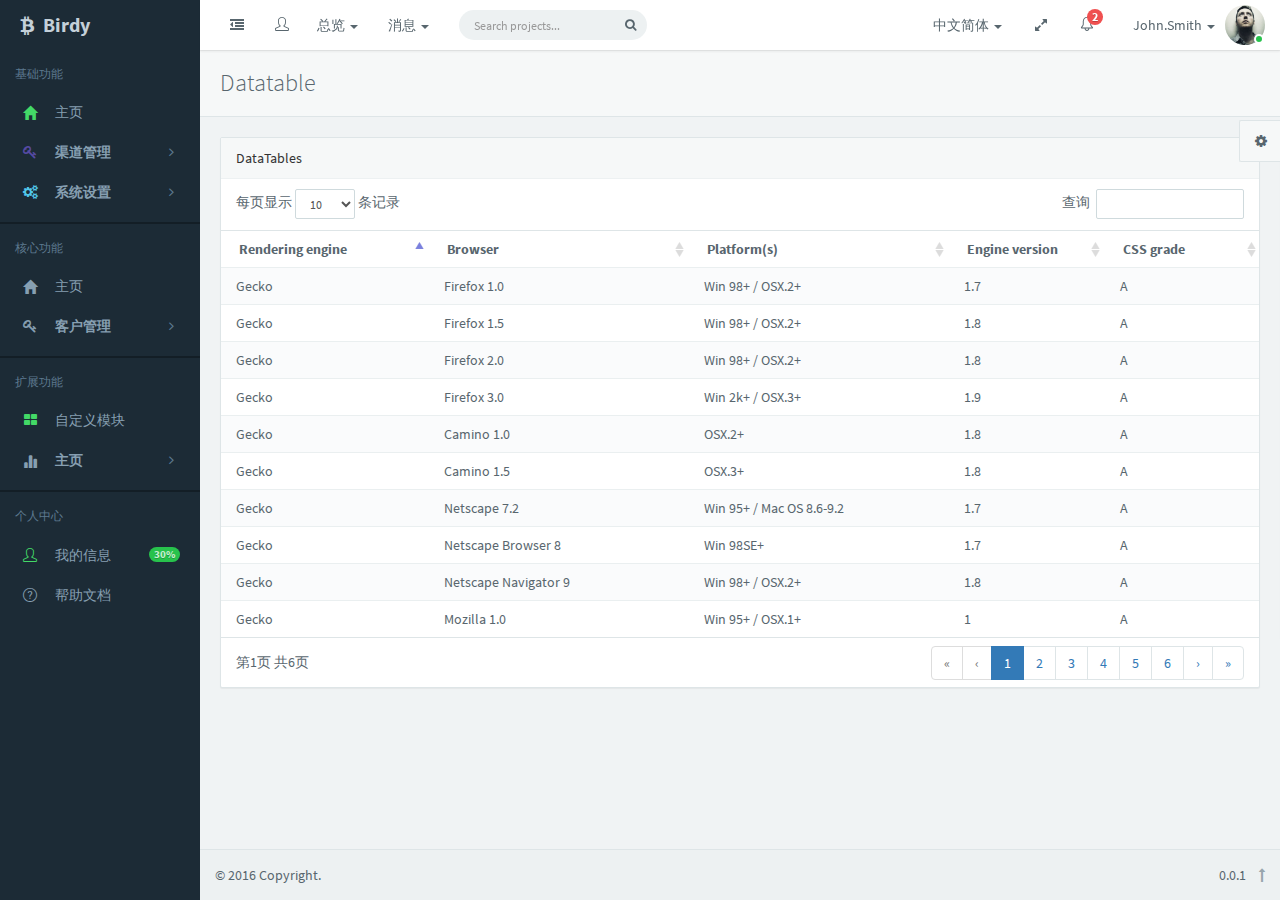
<file: src/index.html>
<!DOCTYPE html>
<html lang="en" data-ng-app="app">
<head>
  <meta charset="utf-8" />
  <title>Birdy | IoT-SCRM</title>
  <meta name="description" content="Angularjs, Html5, Music, Landing, 4 in 1 ui kits package" />
  <meta name="keywords" content="AngularJS, angular, bootstrap, admin, dashboard, panel, app, charts, components,flat, responsive, layout, kit, ui, route, web, app, widgets" />
  <meta name="viewport" content="width=device-width, initial-scale=1, maximum-scale=1" />
  <link rel="stylesheet" href="../libs/assets/animate.css/animate.css" type="text/css" />
  <link rel="stylesheet" href="../libs/assets/font-awesome/css/font-awesome.min.css" type="text/css" />
  <link rel="stylesheet" href="../libs/assets/simple-line-icons/css/simple-line-icons.css" type="text/css" />
  <link rel="stylesheet" href="../libs/jquery/bootstrap/dist/css/bootstrap.css" type="text/css" />

  <!-- build:css css/app.min.css -->
  <link rel="stylesheet" href="css/font.css" type="text/css" />
  <link rel="stylesheet" href="css/app.css" type="text/css" />
  <!-- endbuild -->
</head>
<body ng-controller="AppCtrl">
  <div class="app" id="app" ng-class="{'app-header-fixed':app.settings.headerFixed, 'app-aside-fixed':app.settings.asideFixed, 'app-aside-folded':app.settings.asideFolded, 'app-aside-dock':app.settings.asideDock, 'container':app.settings.container}" ui-view>
  </div>

<!-- build:js js/app.angular.js -->
  <!-- jQuery -->
  <script src="../libs/jquery/jquery/dist/jquery.js"></script>
  <!-- Bootstrap -->
  <script src="../libs/jquery/bootstrap/dist/js/bootstrap.js"></script>

  <!-- Angular -->
  <script src="../libs/angular/angular/angular.js"></script>

  <script src="../libs/angular/angular-animate/angular-animate.js"></script>
  <script src="../libs/angular/angular-aria/angular-aria.js"></script>
  <script src="../libs/angular/angular-cookies/angular-cookies.js"></script>
  <script src="../libs/angular/angular-messages/angular-messages.js"></script>
  <script src="../libs/angular/angular-resource/angular-resource.js"></script>
  <script src="../libs/angular/angular-sanitize/angular-sanitize.js"></script>
  <script src="../libs/angular/angular-touch/angular-touch.js"></script>

  <script src="../libs/angular/angular-ui-router/release/angular-ui-router.js"></script>
  <script src="../libs/angular/ngstorage/ngStorage.js"></script>
  <script src="../libs/angular/angular-ui-utils/ui-utils.js"></script>

  <!-- bootstrap -->
  <script src="../libs/angular/angular-bootstrap/ui-bootstrap-tpls.js"></script>
  <!-- lazyload -->
  <script src="../libs/angular/oclazyload/dist/ocLazyLoad.js"></script>
  <!-- translate -->
  <script src="../libs/angular/angular-translate/angular-translate.js"></script>
  <script src="../libs/angular/angular-translate-loader-static-files/angular-translate-loader-static-files.js"></script>
  <script src="../libs/angular/angular-translate-storage-cookie/angular-translate-storage-cookie.js"></script>
  <script src="../libs/angular/angular-translate-storage-local/angular-translate-storage-local.js"></script>
  <script src="../libs/angular/angular-dialog-service/dist/dialogs.min.js"></script>
  <!-- App -->
  <script src="js/app.js"></script>
  <script src="js/config.js"></script>
  <script src="js/config.lazyload.js"></script>
  <script src="js/config.router.js"></script>
  <script src="js/main.js"></script>
  <script src="js/services/ui-load.js"></script>
  <script src="js/filters/fromNow.js"></script>
  <script src="js/directives/setnganimate.js"></script>
  <script src="js/directives/ui-butterbar.js"></script>
  <script src="js/directives/ui-focus.js"></script>
  <script src="js/directives/ui-fullscreen.js"></script>
  <script src="js/directives/ui-jq.js"></script>
  <script src="js/directives/ui-module.js"></script>
  <script src="js/directives/ui-nav.js"></script>
  <script src="js/directives/ui-scroll.js"></script>
  <script src="js/directives/ui-shift.js"></script>
  <script src="js/directives/ui-toggleclass.js"></script>
  <script src="js/controllers/bootstrap.js"></script>
<!-- endbuild -->
  <!-- Lazy loading -->
</body>
</html>
</file>
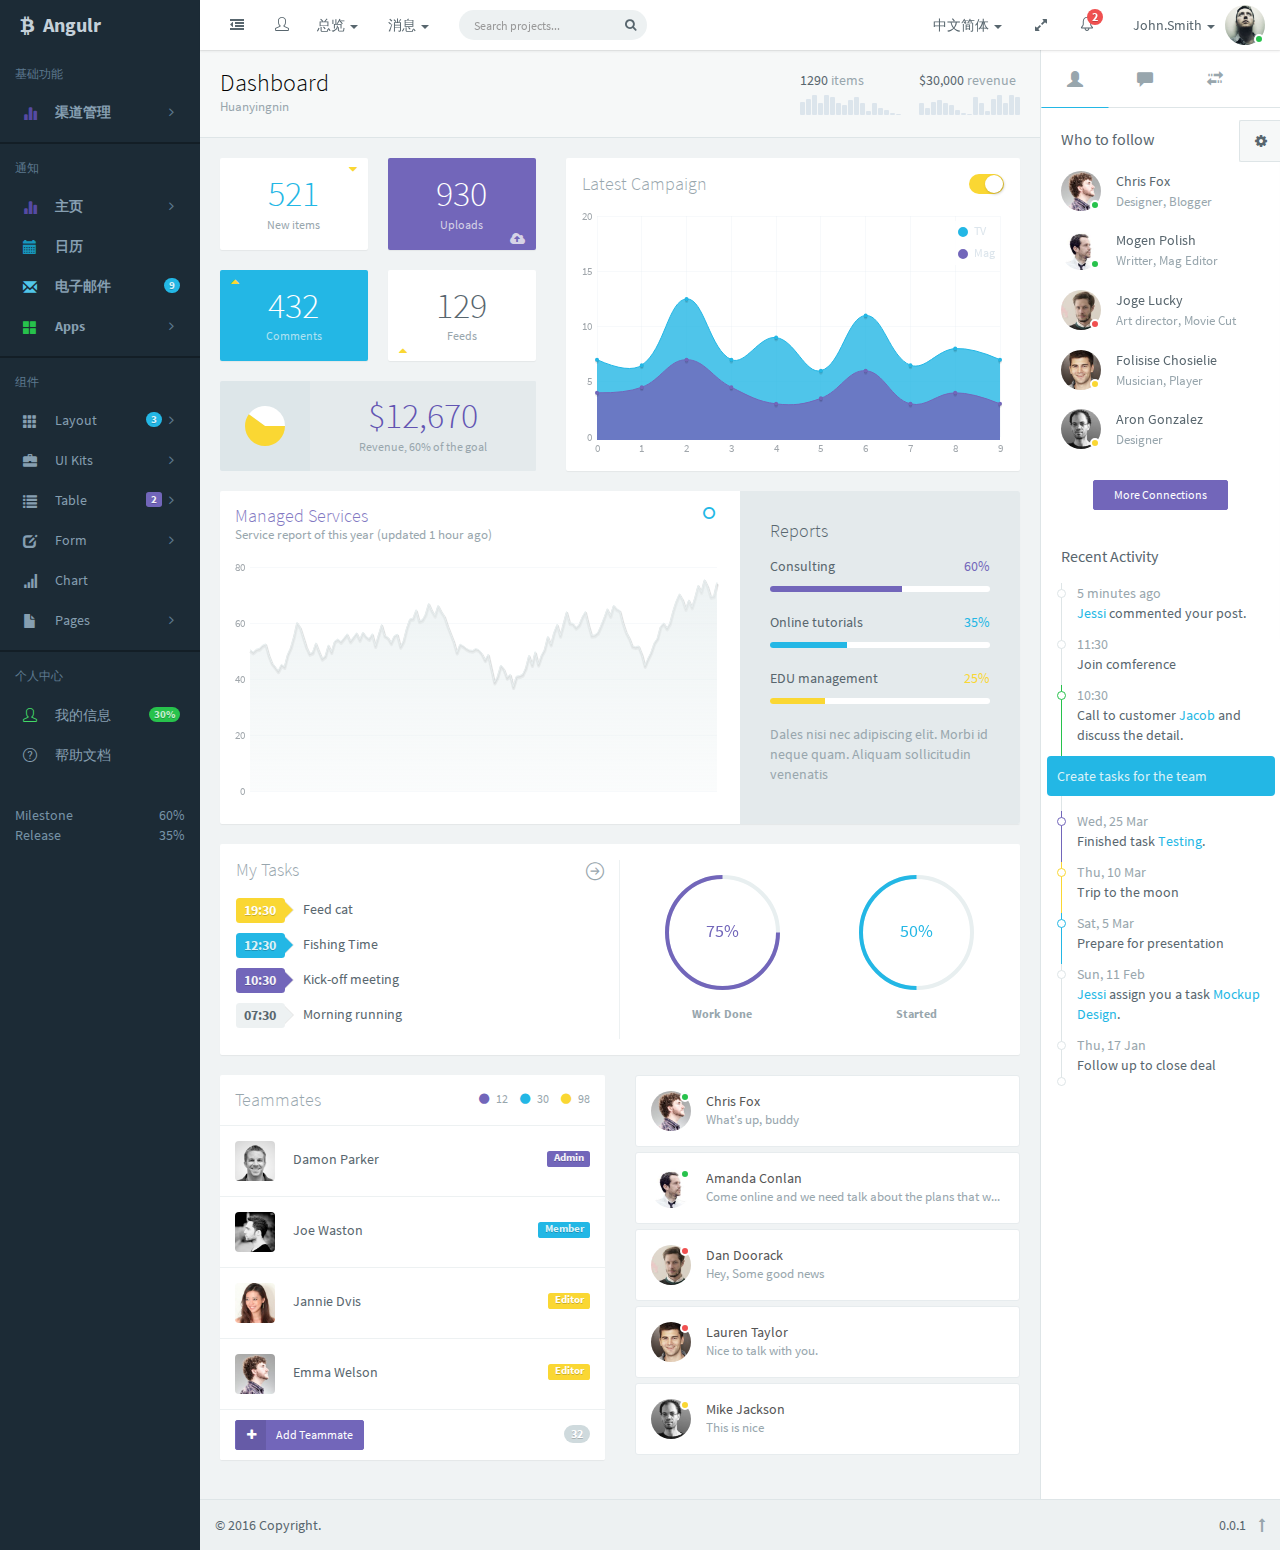
<file: src_backup/index.html>
<!DOCTYPE html>
<html lang="en" data-ng-app="app">
<head>
  <meta charset="utf-8" />
  <title>Angular version | Angulr</title>
  <meta name="description" content="Angularjs, Html5, Music, Landing, 4 in 1 ui kits package" />
  <meta name="keywords" content="AngularJS, angular, bootstrap, admin, dashboard, panel, app, charts, components,flat, responsive, layout, kit, ui, route, web, app, widgets" />
  <meta name="viewport" content="width=device-width, initial-scale=1, maximum-scale=1" />
  <link rel="stylesheet" href="../libs/assets/animate.css/animate.css" type="text/css" />
  <link rel="stylesheet" href="../libs/assets/font-awesome/css/font-awesome.min.css" type="text/css" />
  <link rel="stylesheet" href="../libs/assets/simple-line-icons/css/simple-line-icons.css" type="text/css" />
  <link rel="stylesheet" href="../libs/jquery/bootstrap/dist/css/bootstrap.css" type="text/css" />

  <!-- build:css css/app.min.css -->
  <link rel="stylesheet" href="css/font.css" type="text/css" />
  <link rel="stylesheet" href="css/app.css" type="text/css" />
  <!-- endbuild -->
</head>
<body ng-controller="AppCtrl">
  <div class="app" id="app" ng-class="{'app-header-fixed':app.settings.headerFixed, 'app-aside-fixed':app.settings.asideFixed, 'app-aside-folded':app.settings.asideFolded, 'app-aside-dock':app.settings.asideDock, 'container':app.settings.container}" ui-view>
  </div>

<!-- build:js js/app.angular.js -->
  <!-- jQuery -->
  <script src="../libs/jquery/jquery/dist/jquery.js"></script>
  <!-- Bootstrap -->
  <script src="../libs/jquery/bootstrap/dist/js/bootstrap.js"></script>

  <!-- Angular -->
  <script src="../libs/angular/angular/angular.js"></script>

  <script src="../libs/angular/angular-animate/angular-animate.js"></script>
  <script src="../libs/angular/angular-aria/angular-aria.js"></script>
  <script src="../libs/angular/angular-cookies/angular-cookies.js"></script>
  <script src="../libs/angular/angular-messages/angular-messages.js"></script>
  <script src="../libs/angular/angular-resource/angular-resource.js"></script>
  <script src="../libs/angular/angular-sanitize/angular-sanitize.js"></script>
  <script src="../libs/angular/angular-touch/angular-touch.js"></script>

  <script src="../libs/angular/angular-ui-router/release/angular-ui-router.js"></script>
  <script src="../libs/angular/ngstorage/ngStorage.js"></script>
  <script src="../libs/angular/angular-ui-utils/ui-utils.js"></script>

  <!-- bootstrap -->
  <script src="../libs/angular/angular-bootstrap/ui-bootstrap-tpls.js"></script>
  <!-- lazyload -->
  <script src="../libs/angular/oclazyload/dist/ocLazyLoad.js"></script>
  <!-- translate -->
  <script src="../libs/angular/angular-translate/angular-translate.js"></script>
  <script src="../libs/angular/angular-translate-loader-static-files/angular-translate-loader-static-files.js"></script>
  <script src="../libs/angular/angular-translate-storage-cookie/angular-translate-storage-cookie.js"></script>
  <script src="../libs/angular/angular-translate-storage-local/angular-translate-storage-local.js"></script>

  <!-- App -->
  <script src="js/app.js"></script>
  <script src="js/config.js"></script>
  <script src="js/config.lazyload.js"></script>
  <script src="js/config.router.js"></script>
  <script src="js/main.js"></script>
  <script src="js/services/ui-load.js"></script>
  <script src="js/filters/fromNow.js"></script>
  <script src="js/directives/setnganimate.js"></script>
  <script src="js/directives/ui-butterbar.js"></script>
  <script src="js/directives/ui-focus.js"></script>
  <script src="js/directives/ui-fullscreen.js"></script>
  <script src="js/directives/ui-jq.js"></script>
  <script src="js/directives/ui-module.js"></script>
  <script src="js/directives/ui-nav.js"></script>
  <script src="js/directives/ui-scroll.js"></script>
  <script src="js/directives/ui-shift.js"></script>
  <script src="js/directives/ui-toggleclass.js"></script>
  <script src="js/controllers/bootstrap.js"></script>
<!-- endbuild -->
  <!-- Lazy loading -->
</body>
</html>
</file>
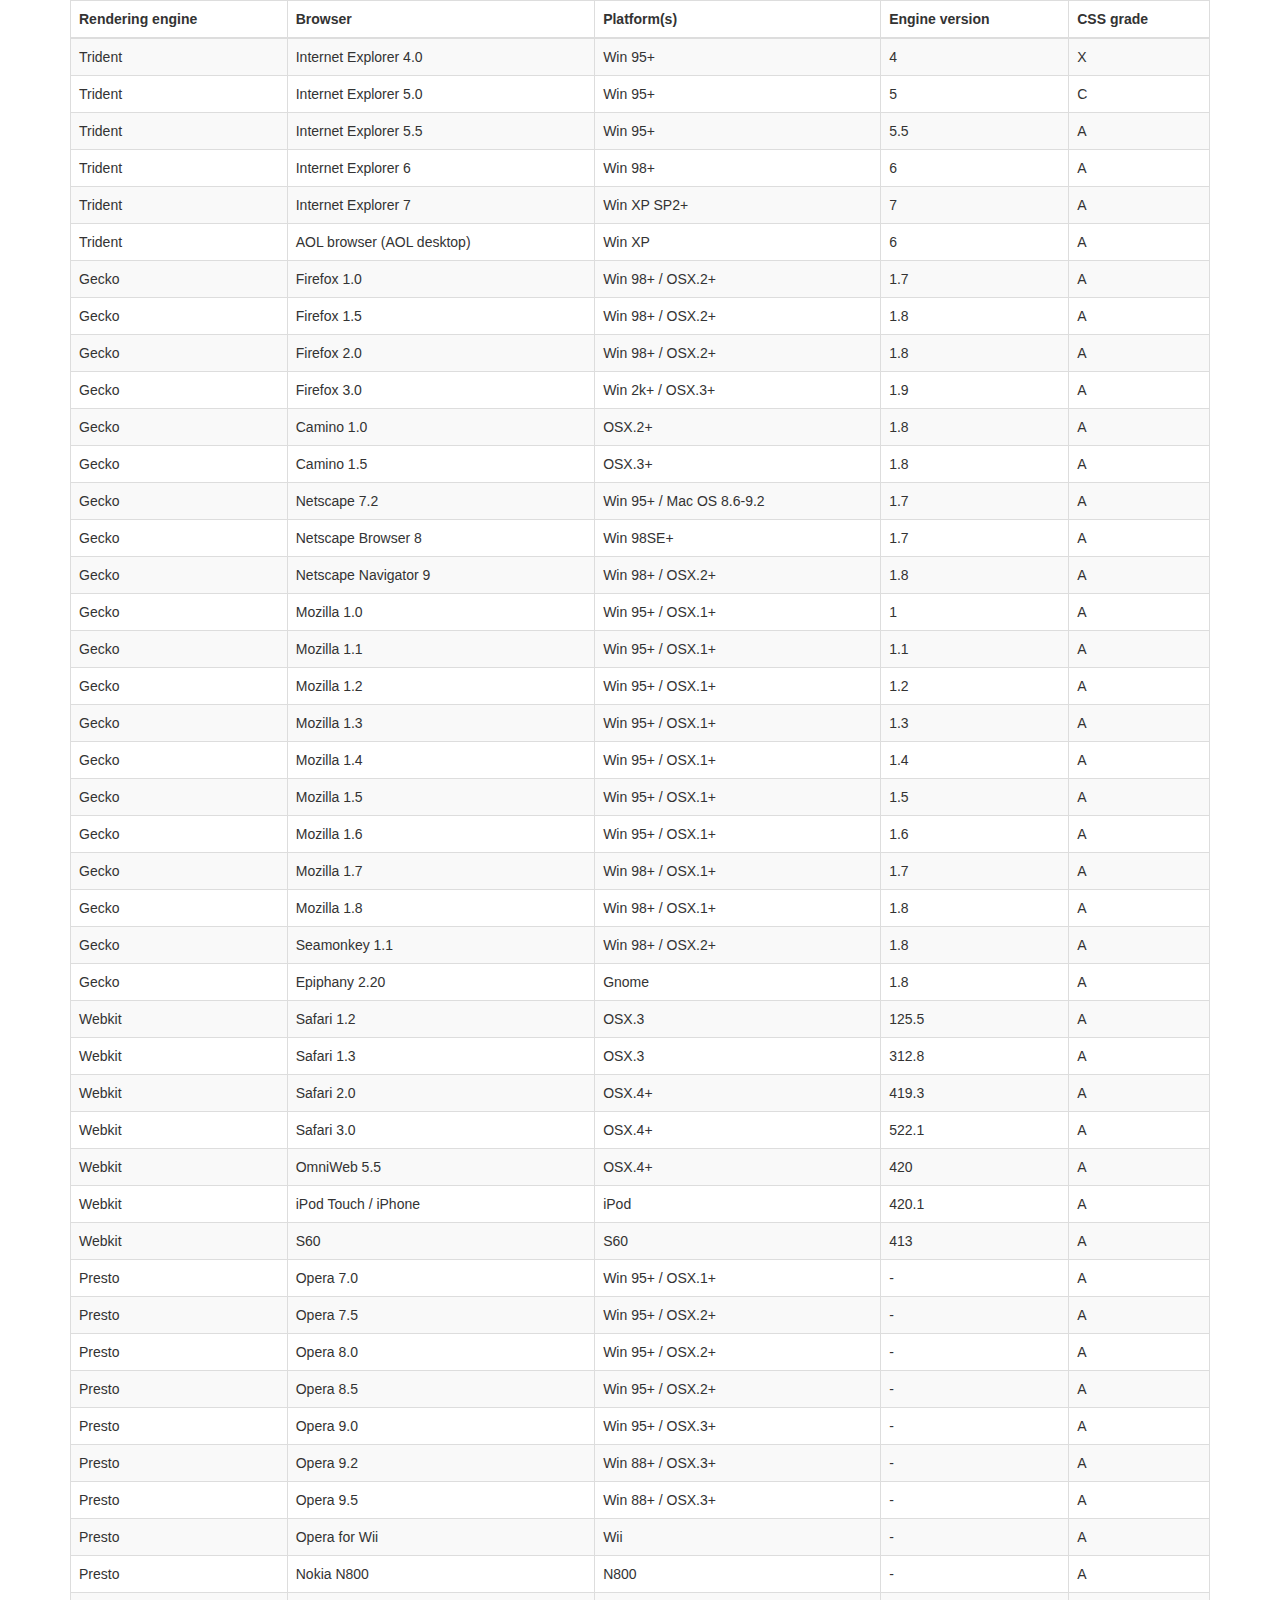
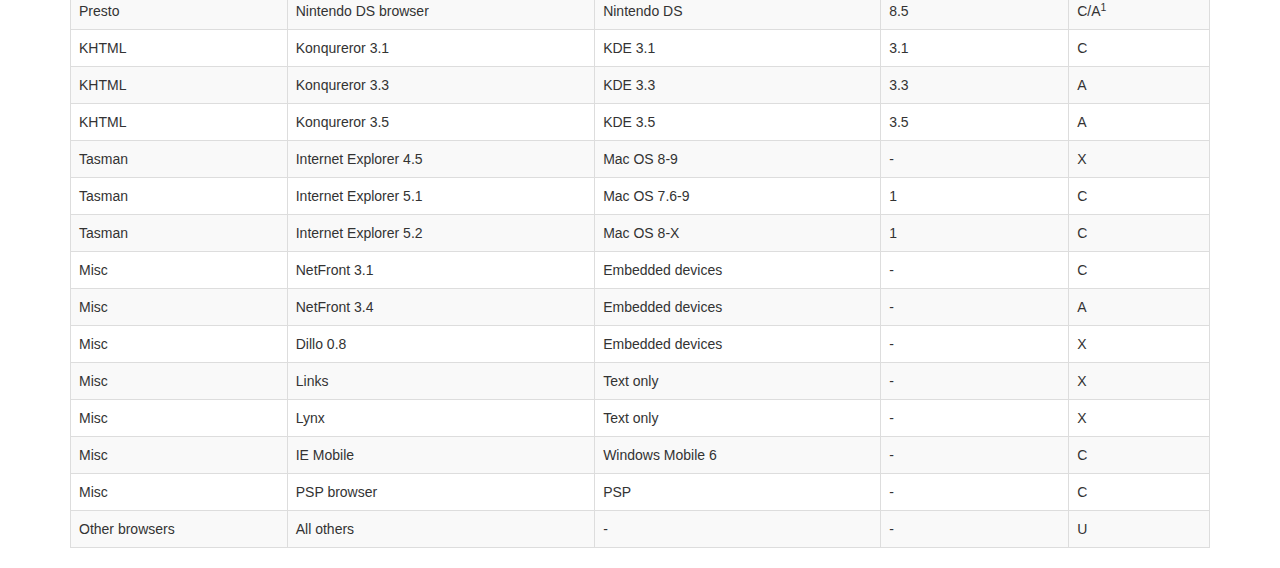
<file: libs/jquery/plugins/integration/bootstrap/3/index.html>
<!DOCTYPE HTML PUBLIC "-//W3C//DTD HTML 4.01//EN" "http://www.w3.org/TR/html4/strict.dtd">
<html>
	<head>
		<meta http-equiv="content-type" content="text/html; charset=utf-8" />
		
		<title>DataTables Bootstrap 3 example</title>

		<link rel="stylesheet" type="text/css" href="//maxcdn.bootstrapcdn.com/bootstrap/3.3.0/css/bootstrap.min.css">
		<link rel="stylesheet" type="text/css" href="dataTables.bootstrap.css">

		<script type="text/javascript" language="javascript" src="//code.jquery.com/jquery-1.11.1.min.js"></script>
		<script type="text/javascript" language="javascript" src="//cdn.datatables.net/1.10.3/js/jquery.dataTables.min.js"></script>
		<script type="text/javascript" language="javascript" src="dataTables.bootstrap.js"></script>
		<script type="text/javascript" charset="utf-8">
			$(document).ready(function() {
				$('#example').dataTable();
			} );
		</script>
	</head>
	<body>
		<div class="container">
			
<table cellpadding="0" cellspacing="0" border="0" class="table table-striped table-bordered" id="example">
	<thead>
		<tr>
			<th>Rendering engine</th>
			<th>Browser</th>
			<th>Platform(s)</th>
			<th>Engine version</th>
			<th>CSS grade</th>
		</tr>
	</thead>
	<tbody>
		<tr class="odd gradeX">
			<td>Trident</td>
			<td>Internet
				 Explorer 4.0</td>
			<td>Win 95+</td>
			<td class="center"> 4</td>
			<td class="center">X</td>
		</tr>
		<tr class="even gradeC">
			<td>Trident</td>
			<td>Internet
				 Explorer 5.0</td>
			<td>Win 95+</td>
			<td class="center">5</td>
			<td class="center">C</td>
		</tr>
		<tr class="odd gradeA">
			<td>Trident</td>
			<td>Internet
				 Explorer 5.5</td>
			<td>Win 95+</td>
			<td class="center">5.5</td>
			<td class="center">A</td>
		</tr>
		<tr class="even gradeA">
			<td>Trident</td>
			<td>Internet
				 Explorer 6</td>
			<td>Win 98+</td>
			<td class="center">6</td>
			<td class="center">A</td>
		</tr>
		<tr class="odd gradeA">
			<td>Trident</td>
			<td>Internet Explorer 7</td>
			<td>Win XP SP2+</td>
			<td class="center">7</td>
			<td class="center">A</td>
		</tr>
		<tr class="even gradeA">
			<td>Trident</td>
			<td>AOL browser (AOL desktop)</td>
			<td>Win XP</td>
			<td class="center">6</td>
			<td class="center">A</td>
		</tr>
		<tr class="gradeA">
			<td>Gecko</td>
			<td>Firefox 1.0</td>
			<td>Win 98+ / OSX.2+</td>
			<td class="center">1.7</td>
			<td class="center">A</td>
		</tr>
		<tr class="gradeA">
			<td>Gecko</td>
			<td>Firefox 1.5</td>
			<td>Win 98+ / OSX.2+</td>
			<td class="center">1.8</td>
			<td class="center">A</td>
		</tr>
		<tr class="gradeA">
			<td>Gecko</td>
			<td>Firefox 2.0</td>
			<td>Win 98+ / OSX.2+</td>
			<td class="center">1.8</td>
			<td class="center">A</td>
		</tr>
		<tr class="gradeA">
			<td>Gecko</td>
			<td>Firefox 3.0</td>
			<td>Win 2k+ / OSX.3+</td>
			<td class="center">1.9</td>
			<td class="center">A</td>
		</tr>
		<tr class="gradeA">
			<td>Gecko</td>
			<td>Camino 1.0</td>
			<td>OSX.2+</td>
			<td class="center">1.8</td>
			<td class="center">A</td>
		</tr>
		<tr class="gradeA">
			<td>Gecko</td>
			<td>Camino 1.5</td>
			<td>OSX.3+</td>
			<td class="center">1.8</td>
			<td class="center">A</td>
		</tr>
		<tr class="gradeA">
			<td>Gecko</td>
			<td>Netscape 7.2</td>
			<td>Win 95+ / Mac OS 8.6-9.2</td>
			<td class="center">1.7</td>
			<td class="center">A</td>
		</tr>
		<tr class="gradeA">
			<td>Gecko</td>
			<td>Netscape Browser 8</td>
			<td>Win 98SE+</td>
			<td class="center">1.7</td>
			<td class="center">A</td>
		</tr>
		<tr class="gradeA">
			<td>Gecko</td>
			<td>Netscape Navigator 9</td>
			<td>Win 98+ / OSX.2+</td>
			<td class="center">1.8</td>
			<td class="center">A</td>
		</tr>
		<tr class="gradeA">
			<td>Gecko</td>
			<td>Mozilla 1.0</td>
			<td>Win 95+ / OSX.1+</td>
			<td class="center">1</td>
			<td class="center">A</td>
		</tr>
		<tr class="gradeA">
			<td>Gecko</td>
			<td>Mozilla 1.1</td>
			<td>Win 95+ / OSX.1+</td>
			<td class="center">1.1</td>
			<td class="center">A</td>
		</tr>
		<tr class="gradeA">
			<td>Gecko</td>
			<td>Mozilla 1.2</td>
			<td>Win 95+ / OSX.1+</td>
			<td class="center">1.2</td>
			<td class="center">A</td>
		</tr>
		<tr class="gradeA">
			<td>Gecko</td>
			<td>Mozilla 1.3</td>
			<td>Win 95+ / OSX.1+</td>
			<td class="center">1.3</td>
			<td class="center">A</td>
		</tr>
		<tr class="gradeA">
			<td>Gecko</td>
			<td>Mozilla 1.4</td>
			<td>Win 95+ / OSX.1+</td>
			<td class="center">1.4</td>
			<td class="center">A</td>
		</tr>
		<tr class="gradeA">
			<td>Gecko</td>
			<td>Mozilla 1.5</td>
			<td>Win 95+ / OSX.1+</td>
			<td class="center">1.5</td>
			<td class="center">A</td>
		</tr>
		<tr class="gradeA">
			<td>Gecko</td>
			<td>Mozilla 1.6</td>
			<td>Win 95+ / OSX.1+</td>
			<td class="center">1.6</td>
			<td class="center">A</td>
		</tr>
		<tr class="gradeA">
			<td>Gecko</td>
			<td>Mozilla 1.7</td>
			<td>Win 98+ / OSX.1+</td>
			<td class="center">1.7</td>
			<td class="center">A</td>
		</tr>
		<tr class="gradeA">
			<td>Gecko</td>
			<td>Mozilla 1.8</td>
			<td>Win 98+ / OSX.1+</td>
			<td class="center">1.8</td>
			<td class="center">A</td>
		</tr>
		<tr class="gradeA">
			<td>Gecko</td>
			<td>Seamonkey 1.1</td>
			<td>Win 98+ / OSX.2+</td>
			<td class="center">1.8</td>
			<td class="center">A</td>
		</tr>
		<tr class="gradeA">
			<td>Gecko</td>
			<td>Epiphany 2.20</td>
			<td>Gnome</td>
			<td class="center">1.8</td>
			<td class="center">A</td>
		</tr>
		<tr class="gradeA">
			<td>Webkit</td>
			<td>Safari 1.2</td>
			<td>OSX.3</td>
			<td class="center">125.5</td>
			<td class="center">A</td>
		</tr>
		<tr class="gradeA">
			<td>Webkit</td>
			<td>Safari 1.3</td>
			<td>OSX.3</td>
			<td class="center">312.8</td>
			<td class="center">A</td>
		</tr>
		<tr class="gradeA">
			<td>Webkit</td>
			<td>Safari 2.0</td>
			<td>OSX.4+</td>
			<td class="center">419.3</td>
			<td class="center">A</td>
		</tr>
		<tr class="gradeA">
			<td>Webkit</td>
			<td>Safari 3.0</td>
			<td>OSX.4+</td>
			<td class="center">522.1</td>
			<td class="center">A</td>
		</tr>
		<tr class="gradeA">
			<td>Webkit</td>
			<td>OmniWeb 5.5</td>
			<td>OSX.4+</td>
			<td class="center">420</td>
			<td class="center">A</td>
		</tr>
		<tr class="gradeA">
			<td>Webkit</td>
			<td>iPod Touch / iPhone</td>
			<td>iPod</td>
			<td class="center">420.1</td>
			<td class="center">A</td>
		</tr>
		<tr class="gradeA">
			<td>Webkit</td>
			<td>S60</td>
			<td>S60</td>
			<td class="center">413</td>
			<td class="center">A</td>
		</tr>
		<tr class="gradeA">
			<td>Presto</td>
			<td>Opera 7.0</td>
			<td>Win 95+ / OSX.1+</td>
			<td class="center">-</td>
			<td class="center">A</td>
		</tr>
		<tr class="gradeA">
			<td>Presto</td>
			<td>Opera 7.5</td>
			<td>Win 95+ / OSX.2+</td>
			<td class="center">-</td>
			<td class="center">A</td>
		</tr>
		<tr class="gradeA">
			<td>Presto</td>
			<td>Opera 8.0</td>
			<td>Win 95+ / OSX.2+</td>
			<td class="center">-</td>
			<td class="center">A</td>
		</tr>
		<tr class="gradeA">
			<td>Presto</td>
			<td>Opera 8.5</td>
			<td>Win 95+ / OSX.2+</td>
			<td class="center">-</td>
			<td class="center">A</td>
		</tr>
		<tr class="gradeA">
			<td>Presto</td>
			<td>Opera 9.0</td>
			<td>Win 95+ / OSX.3+</td>
			<td class="center">-</td>
			<td class="center">A</td>
		</tr>
		<tr class="gradeA">
			<td>Presto</td>
			<td>Opera 9.2</td>
			<td>Win 88+ / OSX.3+</td>
			<td class="center">-</td>
			<td class="center">A</td>
		</tr>
		<tr class="gradeA">
			<td>Presto</td>
			<td>Opera 9.5</td>
			<td>Win 88+ / OSX.3+</td>
			<td class="center">-</td>
			<td class="center">A</td>
		</tr>
		<tr class="gradeA">
			<td>Presto</td>
			<td>Opera for Wii</td>
			<td>Wii</td>
			<td class="center">-</td>
			<td class="center">A</td>
		</tr>
		<tr class="gradeA">
			<td>Presto</td>
			<td>Nokia N800</td>
			<td>N800</td>
			<td class="center">-</td>
			<td class="center">A</td>
		</tr>
		<tr class="gradeA">
			<td>Presto</td>
			<td>Nintendo DS browser</td>
			<td>Nintendo DS</td>
			<td class="center">8.5</td>
			<td class="center">C/A<sup>1</sup></td>
		</tr>
		<tr class="gradeC">
			<td>KHTML</td>
			<td>Konqureror 3.1</td>
			<td>KDE 3.1</td>
			<td class="center">3.1</td>
			<td class="center">C</td>
		</tr>
		<tr class="gradeA">
			<td>KHTML</td>
			<td>Konqureror 3.3</td>
			<td>KDE 3.3</td>
			<td class="center">3.3</td>
			<td class="center">A</td>
		</tr>
		<tr class="gradeA">
			<td>KHTML</td>
			<td>Konqureror 3.5</td>
			<td>KDE 3.5</td>
			<td class="center">3.5</td>
			<td class="center">A</td>
		</tr>
		<tr class="gradeX">
			<td>Tasman</td>
			<td>Internet Explorer 4.5</td>
			<td>Mac OS 8-9</td>
			<td class="center">-</td>
			<td class="center">X</td>
		</tr>
		<tr class="gradeC">
			<td>Tasman</td>
			<td>Internet Explorer 5.1</td>
			<td>Mac OS 7.6-9</td>
			<td class="center">1</td>
			<td class="center">C</td>
		</tr>
		<tr class="gradeC">
			<td>Tasman</td>
			<td>Internet Explorer 5.2</td>
			<td>Mac OS 8-X</td>
			<td class="center">1</td>
			<td class="center">C</td>
		</tr>
		<tr class="gradeA">
			<td>Misc</td>
			<td>NetFront 3.1</td>
			<td>Embedded devices</td>
			<td class="center">-</td>
			<td class="center">C</td>
		</tr>
		<tr class="gradeA">
			<td>Misc</td>
			<td>NetFront 3.4</td>
			<td>Embedded devices</td>
			<td class="center">-</td>
			<td class="center">A</td>
		</tr>
		<tr class="gradeX">
			<td>Misc</td>
			<td>Dillo 0.8</td>
			<td>Embedded devices</td>
			<td class="center">-</td>
			<td class="center">X</td>
		</tr>
		<tr class="gradeX">
			<td>Misc</td>
			<td>Links</td>
			<td>Text only</td>
			<td class="center">-</td>
			<td class="center">X</td>
		</tr>
		<tr class="gradeX">
			<td>Misc</td>
			<td>Lynx</td>
			<td>Text only</td>
			<td class="center">-</td>
			<td class="center">X</td>
		</tr>
		<tr class="gradeC">
			<td>Misc</td>
			<td>IE Mobile</td>
			<td>Windows Mobile 6</td>
			<td class="center">-</td>
			<td class="center">C</td>
		</tr>
		<tr class="gradeC">
			<td>Misc</td>
			<td>PSP browser</td>
			<td>PSP</td>
			<td class="center">-</td>
			<td class="center">C</td>
		</tr>
		<tr class="gradeU">
			<td>Other browsers</td>
			<td>All others</td>
			<td>-</td>
			<td class="center">-</td>
			<td class="center">U</td>
		</tr>
	</tbody>
</table>
			
		</div>
	</body>
</html>
</file>
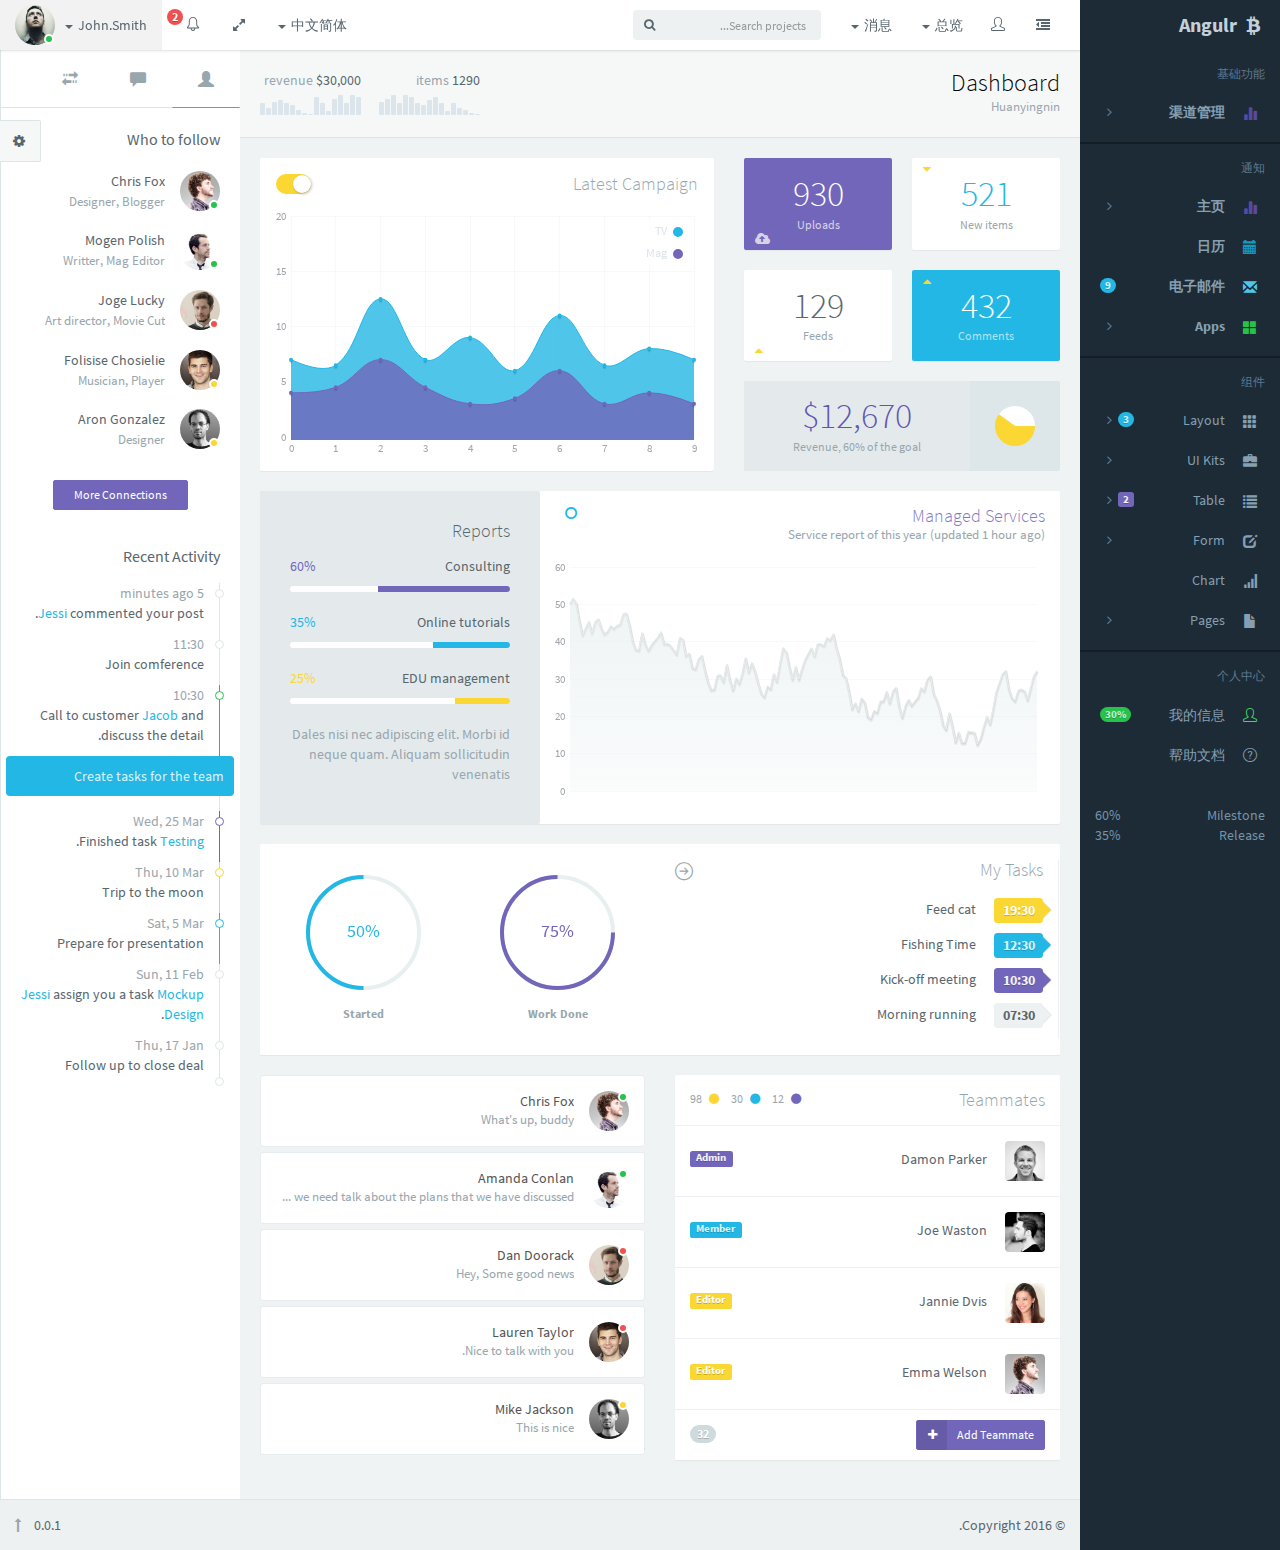
<file: src_backup/index.rtl.html>
<!DOCTYPE html>
<html lang="en" data-ng-app="app">
<head>
  <meta charset="utf-8" />
  <title>Angular version | Angulr</title>
  <meta name="description" content="Angularjs, Html5, Music, Landing, 4 in 1 ui kits package" />
  <meta name="keywords" content="AngularJS, angular, bootstrap, admin, dashboard, panel, app, charts, components,flat, responsive, layout, kit, ui, route, web, app, widgets" />
  <meta name="viewport" content="width=device-width, initial-scale=1, maximum-scale=1" />
  <link rel="stylesheet" href="../libs/assets/animate.css/animate.css" type="text/css" />
  <link rel="stylesheet" href="../libs/assets/font-awesome/css/font-awesome.min.css" type="text/css" />
  <link rel="stylesheet" href="../libs/assets/simple-line-icons/css/simple-line-icons.css" type="text/css" />
  <link rel="stylesheet" href="../libs/jquery/bootstrap/dist/css/bootstrap.css" type="text/css" />
  
  <!-- build:css css/app.min.css -->
  <link rel="stylesheet" href="css/font.css" type="text/css" />
  <link rel="stylesheet" href="css/app.css" type="text/css" />
  <!-- endbuild -->
  
  <link rel="stylesheet" href="../libs/assets/bootstrap-rtl/dist/css/bootstrap-rtl.min.css" type="text/css" />
  <link rel="stylesheet" href="css/app.rtl.css" type="text/css" />
</head>
<body ng-controller="AppCtrl" dir="rtl">
  <div class="app" id="app" ng-class="{'app-header-fixed':app.settings.headerFixed, 'app-aside-fixed':app.settings.asideFixed, 'app-aside-folded':app.settings.asideFolded, 'app-aside-dock':app.settings.asideDock, 'container':app.settings.container}" ui-view></div>

<!-- build:js js/app.angular.js -->
  <!-- jQuery -->
  <script src="../libs/jquery/jquery/dist/jquery.js"></script>
  <!-- Bootstrap -->
  <script src="../libs/jquery/bootstrap/dist/js/bootstrap.js"></script>

  <!-- Angular -->
  <script src="../libs/angular/angular/angular.js"></script>
  
  <script src="../libs/angular/angular-animate/angular-animate.js"></script>
  <script src="../libs/angular/angular-aria/angular-aria.js"></script>
  <script src="../libs/angular/angular-cookies/angular-cookies.js"></script>
  <script src="../libs/angular/angular-messages/angular-messages.js"></script>
  <script src="../libs/angular/angular-resource/angular-resource.js"></script>
  <script src="../libs/angular/angular-sanitize/angular-sanitize.js"></script>
  <script src="../libs/angular/angular-touch/angular-touch.js"></script>
  
  <script src="../libs/angular/angular-ui-router/release/angular-ui-router.js"></script> 
  <script src="../libs/angular/ngstorage/ngStorage.js"></script>
  <script src="../libs/angular/angular-ui-utils/ui-utils.js"></script>

  <!-- bootstrap -->
  <script src="../libs/angular/angular-bootstrap/ui-bootstrap-tpls.js"></script>
  <!-- lazyload -->
  <script src="../libs/angular/oclazyload/dist/ocLazyLoad.js"></script>
  <!-- translate -->
  <script src="../libs/angular/angular-translate/angular-translate.js"></script>
  <script src="../libs/angular/angular-translate-loader-static-files/angular-translate-loader-static-files.js"></script>
  <script src="../libs/angular/angular-translate-storage-cookie/angular-translate-storage-cookie.js"></script>
  <script src="../libs/angular/angular-translate-storage-local/angular-translate-storage-local.js"></script>

  <!-- App -->
  <script src="js/app.js"></script>
  <script src="js/config.js"></script>
  <script src="js/config.lazyload.js"></script>
  <script src="js/config.router.js"></script>
  <script src="js/main.js"></script>
  <script src="js/services/ui-load.js"></script>
  <script src="js/filters/fromNow.js"></script>
  <script src="js/directives/setnganimate.js"></script>
  <script src="js/directives/ui-butterbar.js"></script>
  <script src="js/directives/ui-focus.js"></script>
  <script src="js/directives/ui-fullscreen.js"></script>
  <script src="js/directives/ui-jq.js"></script>
  <script src="js/directives/ui-module.js"></script>
  <script src="js/directives/ui-nav.js"></script>
  <script src="js/directives/ui-scroll.js"></script>
  <script src="js/directives/ui-shift.js"></script>
  <script src="js/directives/ui-toggleclass.js"></script>
  <script src="js/controllers/bootstrap.js"></script>
<!-- endbuild -->
  <!-- Lazy loading -->
</body>
</html>
</file>
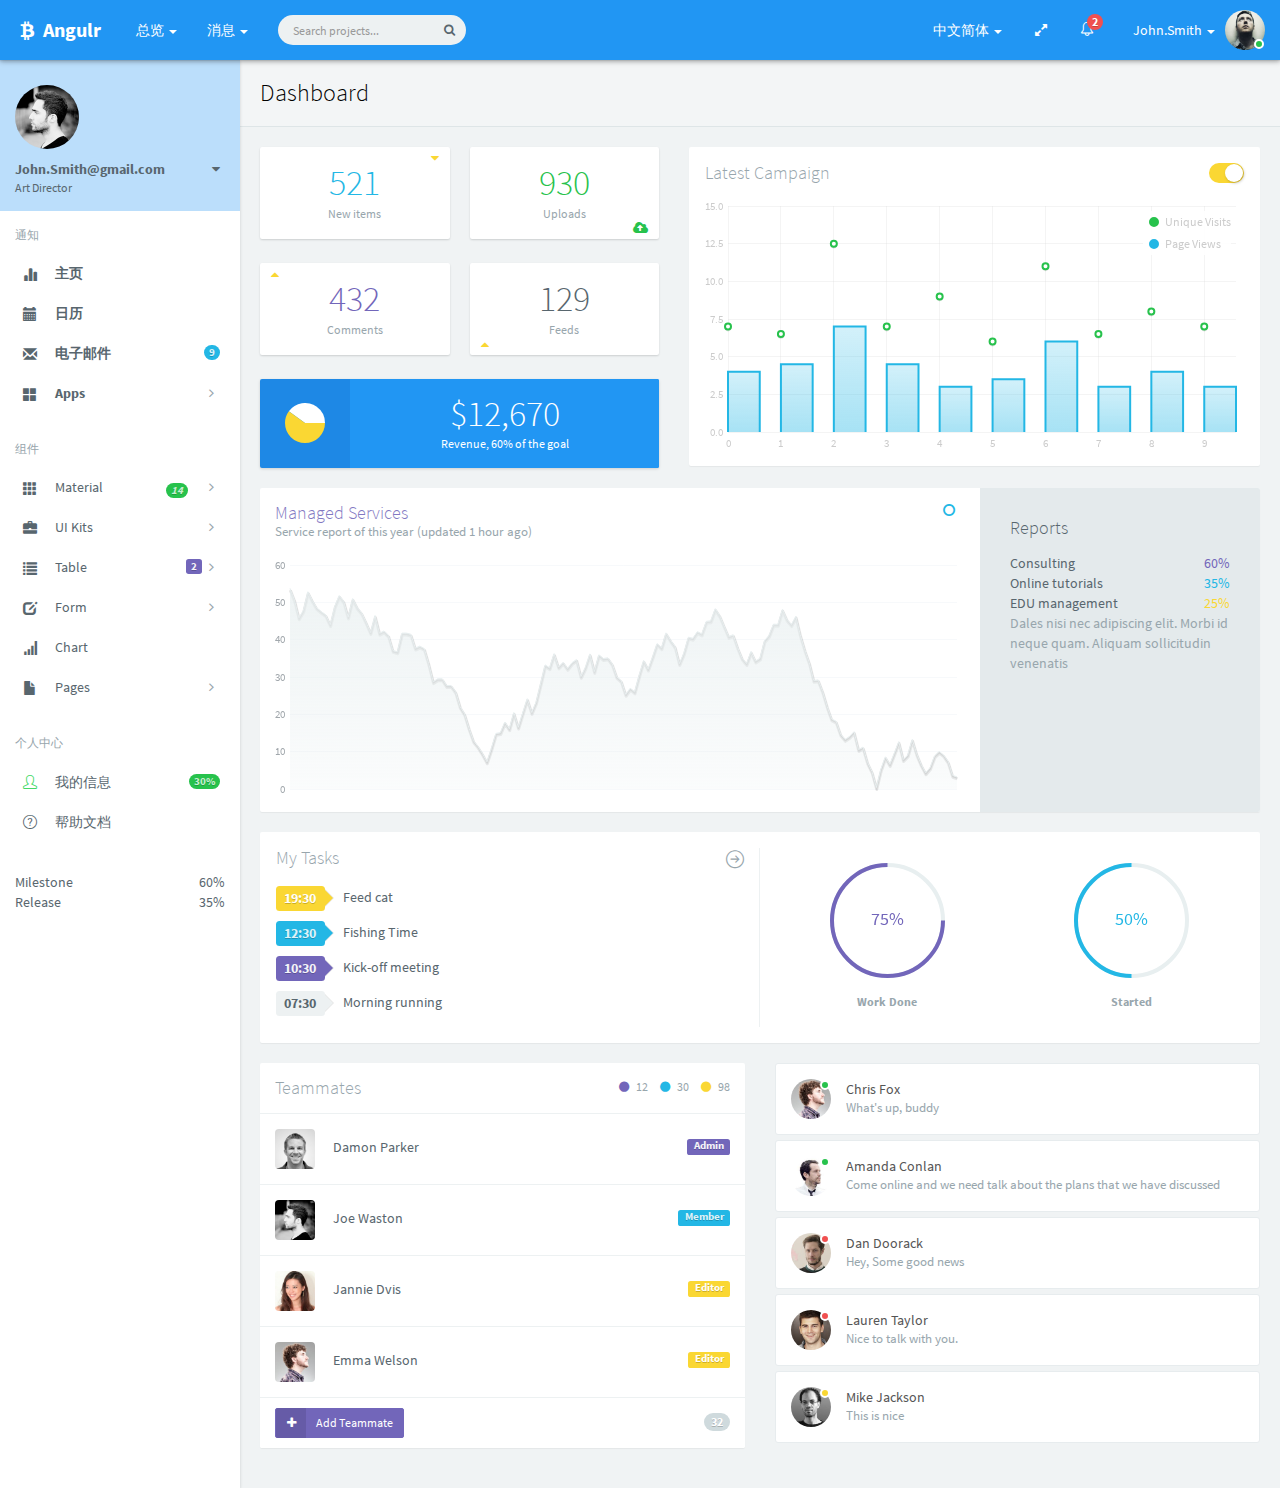
<file: src_backup/material.html>
<!DOCTYPE html>
<html lang="en" data-ng-app="app">
<head>
  <meta charset="utf-8" />
  <title>Angular version | Angulr</title>
  <meta name="description" content="Angularjs, Html5, Music, Landing, 4 in 1 ui kits package" />
  <meta name="keywords" content="AngularJS, angular, bootstrap, admin, dashboard, panel, app, charts, components,flat, responsive, layout, kit, ui, route, web, app, widgets" />
  <meta name="viewport" content="width=device-width, initial-scale=1, maximum-scale=1" />
  <link rel="stylesheet" href="../libs/assets/animate.css/animate.css" type="text/css" />
  <link rel="stylesheet" href="../libs/assets/font-awesome/css/font-awesome.min.css" type="text/css" />
  <link rel="stylesheet" href="../libs/assets/simple-line-icons/css/simple-line-icons.css" type="text/css" />
  <link rel="stylesheet" href="../libs/angular/angular-material/angular-material.css" type="text/css" />
  <link rel="stylesheet" href="../libs/jquery/bootstrap/dist/css/bootstrap.css" type="text/css" />

  <!-- build:css css/app.material.css -->
  <link rel="stylesheet" href="css/material-design-icons.css" type="text/css" />
  <link rel="stylesheet" href="css/md.css" type="text/css" />
  <link rel="stylesheet" href="css/font.css" type="text/css" />
  <link rel="stylesheet" href="css/app.css" type="text/css" />
  <!-- endbuild -->
</head>
<body ng-controller="AppCtrl" layout="row">
  <div layout="column" flex ui-view></div>

<!-- build:js js/app.material.js -->
  <!-- jQuery -->
  <script src="../libs/jquery/jquery/dist/jquery.js"></script>

  <!-- Angular -->
  <script src="../libs/angular/angular/angular.js"></script>
  
  <script src="../libs/angular/angular-animate/angular-animate.js"></script>
  <script src="../libs/angular/angular-aria/angular-aria.js"></script>
  <script src="../libs/angular/angular-cookies/angular-cookies.js"></script>
  <script src="../libs/angular/angular-messages/angular-messages.js"></script>
  <script src="../libs/angular/angular-resource/angular-resource.js"></script>
  <script src="../libs/angular/angular-sanitize/angular-sanitize.js"></script>
  <script src="../libs/angular/angular-touch/angular-touch.js"></script>
  <!-- ngMaterial -->
  <script src="../libs/angular/angular-material/angular-material.js"></script>

  <script src="../libs/angular/angular-ui-router/release/angular-ui-router.js"></script> 
  <script src="../libs/angular/ngstorage/ngStorage.js"></script>
  <script src="../libs/angular/angular-ui-utils/ui-utils.js"></script>

  <!-- bootstrap -->
  <script src="../libs/angular/angular-bootstrap/ui-bootstrap-tpls.js"></script>
  <!-- lazyload -->
  <script src="../libs/angular/oclazyload/dist/ocLazyLoad.js"></script>
  <!-- translate -->
  <script src="../libs/angular/angular-translate/angular-translate.js"></script>
  <script src="../libs/angular/angular-translate-loader-static-files/angular-translate-loader-static-files.js"></script>
  <script src="../libs/angular/angular-translate-storage-cookie/angular-translate-storage-cookie.js"></script>
  <script src="../libs/angular/angular-translate-storage-local/angular-translate-storage-local.js"></script>

  <!-- App -->
  <script src="js/app.material.js"></script>
  <script src="js/config.js"></script>
  <script src="js/config.lazyload.js"></script>
  <script src="js/config.router.js"></script>
  <script src="js/main.js"></script>
  <script src="js/services/ui-load.js"></script>
  <script src="js/filters/fromNow.js"></script>
  <script src="js/directives/setnganimate.js"></script>
  <script src="js/directives/ui-butterbar.js"></script>
  <script src="js/directives/ui-focus.js"></script>
  <script src="js/directives/ui-fullscreen.js"></script>
  <script src="js/directives/ui-jq.js"></script>
  <script src="js/directives/ui-module.js"></script>
  <script src="js/directives/ui-nav.js"></script>
  <script src="js/directives/ui-scroll.js"></script>
  <script src="js/directives/ui-shift.js"></script>
  <script src="js/directives/ui-toggleclass.js"></script>
  <script src="js/controllers/bootstrap.js"></script>
<!-- endbuild -->
  <!-- Lazy loading -->
</body>
</html>
</file>
<file: libs/assets/simple-line-icons/css/simple-line-icons.css>
@font-face {
	font-family: 'Simple-Line-Icons';
	src:url('../fonts/Simple-Line-Icons.eot');
	src:url('../fonts/Simple-Line-Icons.eot?#iefix') format('embedded-opentype'),
		url('../fonts/Simple-Line-Icons.woff') format('woff'),
		url('../fonts/Simple-Line-Icons.ttf') format('truetype'),
		url('../fonts/Simple-Line-Icons.svg#Simple-Line-Icons') format('svg');
	font-weight: normal;
	font-style: normal;
}

/* Use the following CSS code if you want to use data attributes for inserting your icons */
[data-icon]:before {
	font-family: 'Simple-Line-Icons';
	content: attr(data-icon);
	speak: none;
	font-weight: normal;
	font-variant: normal;
	text-transform: none;
	line-height: 1;
	-webkit-font-smoothing: antialiased;
	-moz-osx-font-smoothing: grayscale;
}

/* Use the following CSS code if you want to have a class per icon */
/*
Instead of a list of all class selectors,
you can use the generic selector below, but it's slower:
[class*="icon-"] {
*/
.icon-user-female, .icon-user-follow, .icon-user-following, .icon-user-unfollow, .icon-trophy, .icon-screen-smartphone, .icon-screen-desktop, .icon-plane, .icon-notebook, .icon-moustache, .icon-mouse, .icon-magnet, .icon-energy, .icon-emoticon-smile, .icon-disc, .icon-cursor-move, .icon-crop, .icon-credit-card, .icon-chemistry, .icon-user, .icon-speedometer, .icon-social-youtube, .icon-social-twitter, .icon-social-tumblr, .icon-social-facebook, .icon-social-dropbox, .icon-social-dribbble, .icon-shield, .icon-screen-tablet, .icon-magic-wand, .icon-hourglass, .icon-graduation, .icon-ghost, .icon-game-controller, .icon-fire, .icon-eyeglasses, .icon-envelope-open, .icon-envelope-letter, .icon-bell, .icon-badge, .icon-anchor, .icon-wallet, .icon-vector, .icon-speech, .icon-puzzle, .icon-printer, .icon-present, .icon-playlist, .icon-pin, .icon-picture, .icon-map, .icon-layers, .icon-handbag, .icon-globe-alt, .icon-globe, .icon-frame, .icon-folder-alt, .icon-film, .icon-feed, .icon-earphones-alt, .icon-earphones, .icon-drop, .icon-drawer, .icon-docs, .icon-directions, .icon-direction, .icon-diamond, .icon-cup, .icon-compass, .icon-call-out, .icon-call-in, .icon-call-end, .icon-calculator, .icon-bubbles, .icon-briefcase, .icon-book-open, .icon-basket-loaded, .icon-basket, .icon-bag, .icon-action-undo, .icon-action-redo, .icon-wrench, .icon-umbrella, .icon-trash, .icon-tag, .icon-support, .icon-size-fullscreen, .icon-size-actual, .icon-shuffle, .icon-share-alt, .icon-share, .icon-rocket, .icon-question, .icon-pie-chart, .icon-pencil, .icon-note, .icon-music-tone-alt, .icon-music-tone, .icon-microphone, .icon-loop, .icon-logout, .icon-login, .icon-list, .icon-like, .icon-home, .icon-grid, .icon-graph, .icon-equalizer, .icon-dislike, .icon-cursor, .icon-control-start, .icon-control-rewind, .icon-control-play, .icon-control-pause, .icon-control-forward, .icon-control-end, .icon-calendar, .icon-bulb, .icon-bar-chart, .icon-arrow-up, .icon-arrow-right, .icon-arrow-left, .icon-arrow-down, .icon-ban, .icon-bubble, .icon-camcorder, .icon-camera, .icon-check, .icon-clock, .icon-close, .icon-cloud-download, .icon-cloud-upload, .icon-doc, .icon-envelope, .icon-eye, .icon-flag, .icon-folder, .icon-heart, .icon-info, .icon-key, .icon-link, .icon-lock, .icon-lock-open, .icon-magnifier, .icon-magnifier-add, .icon-magnifier-remove, .icon-paper-clip, .icon-paper-plane, .icon-plus, .icon-pointer, .icon-power, .icon-refresh, .icon-reload, .icon-settings, .icon-star, .icon-symbol-female, .icon-symbol-male, .icon-target, .icon-volume-1, .icon-volume-2, .icon-volume-off, .icon-users {
	font-family: 'Simple-Line-Icons';
	speak: none;
	font-style: normal;
	font-weight: normal;
	font-variant: normal;
	text-transform: none;
	line-height: 1;
	-webkit-font-smoothing: antialiased;
}
.icon-user-female:before {
	content: "\e000";
}
.icon-user-follow:before {
	content: "\e002";
}
.icon-user-following:before {
	content: "\e003";
}
.icon-user-unfollow:before {
	content: "\e004";
}
.icon-trophy:before {
	content: "\e006";
}
.icon-screen-smartphone:before {
	content: "\e010";
}
.icon-screen-desktop:before {
	content: "\e011";
}
.icon-plane:before {
	content: "\e012";
}
.icon-notebook:before {
	content: "\e013";
}
.icon-moustache:before {
	content: "\e014";
}
.icon-mouse:before {
	content: "\e015";
}
.icon-magnet:before {
	content: "\e016";
}
.icon-energy:before {
	content: "\e020";
}
.icon-emoticon-smile:before {
	content: "\e021";
}
.icon-disc:before {
	content: "\e022";
}
.icon-cursor-move:before {
	content: "\e023";
}
.icon-crop:before {
	content: "\e024";
}
.icon-credit-card:before {
	content: "\e025";
}
.icon-chemistry:before {
	content: "\e026";
}
.icon-user:before {
	content: "\e005";
}
.icon-speedometer:before {
	content: "\e007";
}
.icon-social-youtube:before {
	content: "\e008";
}
.icon-social-twitter:before {
	content: "\e009";
}
.icon-social-tumblr:before {
	content: "\e00a";
}
.icon-social-facebook:before {
	content: "\e00b";
}
.icon-social-dropbox:before {
	content: "\e00c";
}
.icon-social-dribbble:before {
	content: "\e00d";
}
.icon-shield:before {
	content: "\e00e";
}
.icon-screen-tablet:before {
	content: "\e00f";
}
.icon-magic-wand:before {
	content: "\e017";
}
.icon-hourglass:before {
	content: "\e018";
}
.icon-graduation:before {
	content: "\e019";
}
.icon-ghost:before {
	content: "\e01a";
}
.icon-game-controller:before {
	content: "\e01b";
}
.icon-fire:before {
	content: "\e01c";
}
.icon-eyeglasses:before {
	content: "\e01d";
}
.icon-envelope-open:before {
	content: "\e01e";
}
.icon-envelope-letter:before {
	content: "\e01f";
}
.icon-bell:before {
	content: "\e027";
}
.icon-badge:before {
	content: "\e028";
}
.icon-anchor:before {
	content: "\e029";
}
.icon-wallet:before {
	content: "\e02a";
}
.icon-vector:before {
	content: "\e02b";
}
.icon-speech:before {
	content: "\e02c";
}
.icon-puzzle:before {
	content: "\e02d";
}
.icon-printer:before {
	content: "\e02e";
}
.icon-present:before {
	content: "\e02f";
}
.icon-playlist:before {
	content: "\e030";
}
.icon-pin:before {
	content: "\e031";
}
.icon-picture:before {
	content: "\e032";
}
.icon-map:before {
	content: "\e033";
}
.icon-layers:before {
	content: "\e034";
}
.icon-handbag:before {
	content: "\e035";
}
.icon-globe-alt:before {
	content: "\e036";
}
.icon-globe:before {
	content: "\e037";
}
.icon-frame:before {
	content: "\e038";
}
.icon-folder-alt:before {
	content: "\e039";
}
.icon-film:before {
	content: "\e03a";
}
.icon-feed:before {
	content: "\e03b";
}
.icon-earphones-alt:before {
	content: "\e03c";
}
.icon-earphones:before {
	content: "\e03d";
}
.icon-drop:before {
	content: "\e03e";
}
.icon-drawer:before {
	content: "\e03f";
}
.icon-docs:before {
	content: "\e040";
}
.icon-directions:before {
	content: "\e041";
}
.icon-direction:before {
	content: "\e042";
}
.icon-diamond:before {
	content: "\e043";
}
.icon-cup:before {
	content: "\e044";
}
.icon-compass:before {
	content: "\e045";
}
.icon-call-out:before {
	content: "\e046";
}
.icon-call-in:before {
	content: "\e047";
}
.icon-call-end:before {
	content: "\e048";
}
.icon-calculator:before {
	content: "\e049";
}
.icon-bubbles:before {
	content: "\e04a";
}
.icon-briefcase:before {
	content: "\e04b";
}
.icon-book-open:before {
	content: "\e04c";
}
.icon-basket-loaded:before {
	content: "\e04d";
}
.icon-basket:before {
	content: "\e04e";
}
.icon-bag:before {
	content: "\e04f";
}
.icon-action-undo:before {
	content: "\e050";
}
.icon-action-redo:before {
	content: "\e051";
}
.icon-wrench:before {
	content: "\e052";
}
.icon-umbrella:before {
	content: "\e053";
}
.icon-trash:before {
	content: "\e054";
}
.icon-tag:before {
	content: "\e055";
}
.icon-support:before {
	content: "\e056";
}
.icon-size-fullscreen:before {
	content: "\e057";
}
.icon-size-actual:before {
	content: "\e058";
}
.icon-shuffle:before {
	content: "\e059";
}
.icon-share-alt:before {
	content: "\e05a";
}
.icon-share:before {
	content: "\e05b";
}
.icon-rocket:before {
	content: "\e05c";
}
.icon-question:before {
	content: "\e05d";
}
.icon-pie-chart:before {
	content: "\e05e";
}
.icon-pencil:before {
	content: "\e05f";
}
.icon-note:before {
	content: "\e060";
}
.icon-music-tone-alt:before {
	content: "\e061";
}
.icon-music-tone:before {
	content: "\e062";
}
.icon-microphone:before {
	content: "\e063";
}
.icon-loop:before {
	content: "\e064";
}
.icon-logout:before {
	content: "\e065";
}
.icon-login:before {
	content: "\e066";
}
.icon-list:before {
	content: "\e067";
}
.icon-like:before {
	content: "\e068";
}
.icon-home:before {
	content: "\e069";
}
.icon-grid:before {
	content: "\e06a";
}
.icon-graph:before {
	content: "\e06b";
}
.icon-equalizer:before {
	content: "\e06c";
}
.icon-dislike:before {
	content: "\e06d";
}
.icon-cursor:before {
	content: "\e06e";
}
.icon-control-start:before {
	content: "\e06f";
}
.icon-control-rewind:before {
	content: "\e070";
}
.icon-control-play:before {
	content: "\e071";
}
.icon-control-pause:before {
	content: "\e072";
}
.icon-control-forward:before {
	content: "\e073";
}
.icon-control-end:before {
	content: "\e074";
}
.icon-calendar:before {
	content: "\e075";
}
.icon-bulb:before {
	content: "\e076";
}
.icon-bar-chart:before {
	content: "\e077";
}
.icon-arrow-up:before {
	content: "\e078";
}
.icon-arrow-right:before {
	content: "\e079";
}
.icon-arrow-left:before {
	content: "\e07a";
}
.icon-arrow-down:before {
	content: "\e07b";
}
.icon-ban:before {
	content: "\e07c";
}
.icon-bubble:before {
	content: "\e07d";
}
.icon-camcorder:before {
	content: "\e07e";
}
.icon-camera:before {
	content: "\e07f";
}
.icon-check:before {
	content: "\e080";
}
.icon-clock:before {
	content: "\e081";
}
.icon-close:before {
	content: "\e082";
}
.icon-cloud-download:before {
	content: "\e083";
}
.icon-cloud-upload:before {
	content: "\e084";
}
.icon-doc:before {
	content: "\e085";
}
.icon-envelope:before {
	content: "\e086";
}
.icon-eye:before {
	content: "\e087";
}
.icon-flag:before {
	content: "\e088";
}
.icon-folder:before {
	content: "\e089";
}
.icon-heart:before {
	content: "\e08a";
}
.icon-info:before {
	content: "\e08b";
}
.icon-key:before {
	content: "\e08c";
}
.icon-link:before {
	content: "\e08d";
}
.icon-lock:before {
	content: "\e08e";
}
.icon-lock-open:before {
	content: "\e08f";
}
.icon-magnifier:before {
	content: "\e090";
}
.icon-magnifier-add:before {
	content: "\e091";
}
.icon-magnifier-remove:before {
	content: "\e092";
}
.icon-paper-clip:before {
	content: "\e093";
}
.icon-paper-plane:before {
	content: "\e094";
}
.icon-plus:before {
	content: "\e095";
}
.icon-pointer:before {
	content: "\e096";
}
.icon-power:before {
	content: "\e097";
}
.icon-refresh:before {
	content: "\e098";
}
.icon-reload:before {
	content: "\e099";
}
.icon-settings:before {
	content: "\e09a";
}
.icon-star:before {
	content: "\e09b";
}
.icon-symbol-female:before {
	content: "\e09c";
}
.icon-symbol-male:before {
	content: "\e09d";
}
.icon-target:before {
	content: "\e09e";
}
.icon-volume-1:before {
	content: "\e09f";
}
.icon-volume-2:before {
	content: "\e0a0";
}
.icon-volume-off:before {
	content: "\e0a1";
}
.icon-users:before {
	content: "\e001";
}
</file>
<file: src/css/font.css>
@font-face {
  font-family: 'Source Sans Pro';
  font-style: normal;
  font-weight: 300;
  src: local('Source Sans Pro Light'), local('SourceSansPro-Light'), url('../fonts/sourcesanspro/sourcesanspro-light.woff') format('woff');
}
@font-face {
  font-family: 'Source Sans Pro';
  font-style: normal;
  font-weight: 400;
  src: local('Source Sans Pro'), local('SourceSansPro-Regular'), url('../fonts/sourcesanspro/sourcesanspro.woff') format('woff');
}
@font-face {
  font-family: 'Source Sans Pro';
  font-style: normal;
  font-weight: 700;
  src: local('Source Sans Pro Bold'), local('SourceSansPro-Bold'), url('../fonts/sourcesanspro/sourcesanspro-bold.woff') format('woff');
}
</file>
<file: src/css/app.css>
/*

*/

html {
  background-color: #f0f3f4;
}

body {
  font-family: "Source Sans Pro", "Helvetica Neue", Helvetica, Arial, sans-serif;
  font-size: 14px;
  -webkit-font-smoothing: antialiased;
  line-height: 1.42857143;
  color: #58666e;
  background-color: transparent;
}

*:focus {
  outline: 0 !important;
}

.h1,
.h2,
.h3,
.h4,
.h5,
.h6 {
  margin: 0;
}

a {
  color: inherit;
  text-decoration: none;
  cursor: pointer;
}

a:hover,
a:focus {
  color: inherit;
  text-decoration: none;
}

label {
  font-weight: normal;
}

small,
.small {
  font-size: 13px;
}

.badge,
.label {
  font-weight: bold;
  text-shadow: 0 1px 0 rgba(0, 0, 0, 0.2);
}

.badge.bg-light,
.label.bg-light {
  text-shadow: none;
}

.badge {
  background-color: #cfdadd;
}

.badge.up {
  position: relative;
  top: -10px;
  padding: 3px 6px;
  margin-left: -10px;
}

.badge-sm {
  padding: 2px 5px !important;
  font-size: 85%;
}

.label-sm {
  padding-top: 0;
  padding-bottom: 1px;
}

.badge-white {
  padding: 2px 6px;
  background-color: transparent;
  border: 1px solid rgba(255, 255, 255, 0.35);
}

.badge-empty {
  color: inherit;
  background-color: transparent;
  border: 1px solid rgba(0, 0, 0, 0.15);
}

blockquote {
  border-color: #dee5e7;
}

.caret-white {
  border-top-color: #fff;
  border-top-color: rgba(255, 255, 255, 0.65);
}

a:hover .caret-white {
  border-top-color: #fff;
}

.thumbnail {
  border-color: #dee5e7;
}

.progress {
  background-color: #edf1f2;
}

.progress-xxs {
  height: 2px;
}

.progress-xs {
  height: 6px;
}

.progress-sm {
  height: 12px;
}

.progress-sm .progress-bar {
  font-size: 10px;
  line-height: 1em;
}

.progress,
.progress-bar {
  -webkit-box-shadow: none;
          box-shadow: none;
}

.progress-bar-primary {
  background-color: #7266ba;
}

.progress-bar-info {
  background-color: #23b7e5;
}

.progress-bar-success {
  background-color: #27c24c;
}

.progress-bar-warning {
  background-color: #fad733;
}

.progress-bar-danger {
  background-color: #f05050;
}

.progress-bar-black {
  background-color: #1c2b36;
}

.progress-bar-white {
  background-color: #fff;
}

.accordion-group,
.accordion-inner {
  border-color: #dee5e7;
  border-radius: 2px;
}

.alert {
  font-size: 13px;
  box-shadow: inset 0 1px 0 rgba(255, 255, 255, 0.2);
}

.alert .close i {
  display: block;
  font-size: 12px;
  font-weight: normal;
}

.form-control {
  border-color: #cfdadd;
  border-radius: 2px;
}

.form-control,
.form-control:focus {
  -webkit-box-shadow: none;
          box-shadow: none;
}

.form-control:focus {
  border-color: #23b7e5;
}

.form-horizontal .control-label.text-left {
  text-align: left;
}

.form-control-spin {
  position: absolute;
  top: 50%;
  right: 10px;
  z-index: 2;
  margin-top: -7px;
}

.input-group-addon {
  background-color: #edf1f2;
  border-color: #cfdadd;
}

.list-group {
  border-radius: 2px;
}

.list-group.no-radius .list-group-item {
  border-radius: 0 !important;
}

.list-group.no-borders .list-group-item {
  border: none;
}

.list-group.no-border .list-group-item {
  border-width: 1px 0;
}

.list-group.no-bg .list-group-item {
  background-color: transparent;
}

.list-group-item {
  padding-right: 15px;
  border-color: #e7ecee;
}

a.list-group-item:hover,
a.list-group-item:focus,
a.list-group-item.hover {
  background-color: #f6f8f8;
}

.list-group-item.media {
  margin-top: 0;
}

.list-group-item.active {
  color: #fff;
  background-color: #23b7e5 !important;
  border-color: #23b7e5 !important;
}

.list-group-item.active .text-muted {
  color: #ace4f5 !important;
}

.list-group-item.active a {
  color: #fff;
}

.list-group-item.focus {
  background-color: #e4eaec !important;
}

.list-group-item.select {
  position: relative;
  z-index: 1;
  background-color: #dbeef9 !important;
  border-color: #c5e4f5;
}

.list-group-alt .list-group-item:nth-child(2n+2) {
  background-color: rgba(0, 0, 0, 0.02) !important;
}

.list-group-lg .list-group-item {
  padding-top: 15px;
  padding-bottom: 15px;
}

.list-group-sm .list-group-item {
  padding: 6px 10px;
}

.list-group-sp .list-group-item {
  margin-bottom: 5px;
  border-radius: 3px;
}

.list-group-item > .badge {
  margin-right: 0;
}

.list-group-item > .fa-chevron-right {
  float: right;
  margin-top: 4px;
  margin-right: -5px;
}

.list-group-item > .fa-chevron-right + .badge {
  margin-right: 5px;
}

.nav-pills.no-radius > li > a {
  border-radius: 0;
}

.nav-pills > li.active > a {
  color: #fff !important;
  background-color: #23b7e5;
}

.nav-pills > li.active > a:hover,
.nav-pills > li.active > a:active {
  background-color: #19a9d5;
}

.nav > li > a:hover,
.nav > li > a:focus {
  background-color: rgba(0, 0, 0, 0.05);
}

.nav.nav-lg > li > a {
  padding: 20px 20px;
}

.nav.nav-md > li > a {
  padding: 15px 15px;
}

.nav.nav-sm > li > a {
  padding: 6px 12px;
}

.nav.nav-xs > li > a {
  padding: 4px 10px;
}

.nav.nav-xxs > li > a {
  padding: 1px 10px;
}

.nav.nav-rounded > li > a {
  border-radius: 20px;
}

.nav .open > a,
.nav .open > a:hover,
.nav .open > a:focus {
  background-color: rgba(0, 0, 0, 0.05);
}

.nav-tabs {
  border-color: #dee5e7;
}

.nav-tabs > li > a {
  border-bottom-color: #dee5e7;
  border-radius: 2px 2px 0 0;
}

.nav-tabs > li:hover > a,
.nav-tabs > li.active > a,
.nav-tabs > li.active > a:hover {
  border-color: #dee5e7;
}

.nav-tabs > li.active > a {
  border-bottom-color: #fff !important;
}

.nav-tabs-alt .nav-tabs.nav-justified > li {
  display: table-cell;
  width: 1%;
}

.nav-tabs-alt .nav-tabs > li > a {
  background: transparent !important;
  border-color: transparent !important;
  border-bottom-color: #dee5e7 !important;
  border-radius: 0;
}

.nav-tabs-alt .nav-tabs > li.active > a {
  border-bottom-color: #23b7e5 !important;
}

.tab-container {
  margin-bottom: 15px;
}

.tab-container .tab-content {
  padding: 15px;
  background-color: #fff;
  border: 1px solid #dee5e7;
  border-top-width: 0;
  border-radius: 0 0 2px 2px;
}

.pagination > li > a {
  border-color: #dee5e7;
}

.pagination > li > a:hover,
.pagination > li > a:focus {
  background-color: #edf1f2;
  border-color: #dee5e7;
}

.panel {
  border-radius: 2px;
}

.panel .accordion-toggle {
  display: block;
  font-size: 14px;
  cursor: pointer;
}

.panel .list-group-item {
  border-color: #edf1f2;
}

.panel.no-borders {
  border-width: 0;
}

.panel.no-borders .panel-heading,
.panel.no-borders .panel-footer {
  border-width: 0;
}

.panel-heading {
  border-radius: 2px 2px 0 0;
}

.panel-default .panel-heading {
  background-color: #f6f8f8;
}

.panel-heading.no-border {
  margin: -1px -1px 0 -1px;
  border: none;
}

.panel-heading .nav {
  margin: -10px -15px;
}

.panel-heading .list-group {
  background: transparent;
}

.panel-footer {
  background-color: #ffffff;
  border-color: #edf1f2;
  border-radius: 0 0 2px 2px;
}

.panel-default {
  border-color: #dee5e7;
}

.panel-default > .panel-heading,
.panel-default > .panel-footer {
  border-color: #edf1f2;
}

.panel-group .panel-heading + .panel-collapse .panel-body {
  border-top: 1px solid #eaedef;
}

.table > tbody > tr > th,
.table > tfoot > tr > th,
.table > tbody > tr > td,
.table > tfoot > tr > td {
  padding: 8px 15px;
  border-top: 1px solid #eaeff0;
}

.table > thead > tr > th {
  padding: 8px 15px;
  border-bottom: 1px solid #eaeff0;
}

.table-bordered {
  border-color: #eaeff0;
}

.table-bordered > tbody > tr > td {
  border-color: #eaeff0;
}

.table-bordered > thead > tr > th {
  border-color: #eaeff0;
}

.table-striped > tbody > tr:nth-child(odd) > td,
.table-striped > tbody > tr:nth-child(odd) > th {
  background-color: #fafbfc;
}

.table-striped > thead > th {
  background-color: #fafbfc;
  border-right: 1px solid #eaeff0;
}

.table-striped > thead > th:last-child {
  border-right: none;
}

.well,
pre {
  background-color: #edf1f2;
  border-color: #dee5e7;
}

.dropdown-menu {
  border: 1px solid #dee5e7;
  border: 1px solid rgba(0, 0, 0, 0.1);
  border-radius: 2px;
  -webkit-box-shadow: 0 2px 6px rgba(0, 0, 0, 0.1);
          box-shadow: 0 2px 6px rgba(0, 0, 0, 0.1);
}

.dropdown-menu.pull-left {
  left: 100%;
}

.dropdown-menu > .panel {
  margin: -5px 0;
  border: none;
}

.dropdown-menu > li > a {
  padding: 5px 15px;
}

.dropdown-menu > li > a:hover,
.dropdown-menu > li > a:focus,
.dropdown-menu > .active > a,
.dropdown-menu > .active > a:hover,
.dropdown-menu > .active > a:focus {
  color: #58666e;
  background-color: #edf1f2 !important;
  background-image: none;
  filter: none;
}

.dropdown-header {
  padding: 5px 15px;
}

.dropdown-submenu {
  position: relative;
}

.dropdown-submenu:hover > a,
.dropdown-submenu:focus > a {
  color: #58666e;
  background-color: #edf1f2 !important;
}

.dropdown-submenu:hover > .dropdown-menu,
.dropdown-submenu:focus > .dropdown-menu {
  display: block;
}

.dropdown-submenu.pull-left {
  float: none !important;
}

.dropdown-submenu.pull-left > .dropdown-menu {
  left: -100%;
  margin-left: 10px;
}

.dropdown-submenu .dropdown-menu {
  top: 0;
  left: 100%;
  margin-top: -6px;
  margin-left: -1px;
}

.dropup .dropdown-submenu > .dropdown-menu {
  top: auto;
  bottom: 0;
}

.btn-group > .btn {
  margin-left: -1px;
}

/*cols*/

.col-lg-2-4 {
  position: relative;
  min-height: 1px;
  padding-right: 15px;
  padding-left: 15px;
}

.col-0 {
  clear: left;
}

.row.no-gutter {
  margin-right: 0;
  margin-left: 0;
}

.no-gutter [class*="col"] {
  padding: 0;
}

.row-sm {
  margin-right: -10px;
  margin-left: -10px;
}

.row-sm > div {
  padding-right: 10px;
  padding-left: 10px;
}

.modal-backdrop {
  background-color: #3a3f51;
}

.modal-backdrop.in {
  opacity: 0.8;
  filter: alpha(opacity=80);
}

.modal-over {
  position: fixed;
  top: 0;
  right: 0;
  bottom: 0;
  left: 0;
}

.modal-center {
  position: absolute;
  top: 50%;
  left: 50%;
}

/*layout*/

html,
body {
  width: 100%;
  height: 100%;
}

body {
  overflow-x: hidden;
}

.app {
  position: relative;
  width: 100%;
  height: auto;
  min-height: 100%;
}

.app:before {
  position: absolute;
  top: 0;
  bottom: 0;
  z-index: -1;
  display: block;
  width: inherit;
  background-color: #f0f3f4;
  border: inherit;
  content: "";
}

.app-header-fixed {
  padding-top: 50px;
}

.app-header-fixed .app-header {
  position: fixed;
  top: 0;
  width: 100%;
}

.app-header {
  z-index: 1025;
  border-radius: 0;
}

.app-aside {
  float: left;
}

.app-aside:before {
  position: absolute;
  top: 0;
  bottom: 0;
  z-index: -1;
  width: inherit;
  background-color: inherit;
  border: inherit;
  content: "";
}

.app-aside-footer {
  position: absolute;
  bottom: 0;
  z-index: 1000;
  width: 100%;
  max-width: 200px;
}

.app-aside-folded .app-aside-footer {
  max-width: 60px;
}

.app-aside-footer ~ div {
  padding-bottom: 50px;
}

.app-aside-right {
  padding-bottom: 50px;
}

.app-content {
  height: 100%;
}

.app-content:before,
.app-content:after {
  display: table;
  content: " ";
}

.app-content:after {
  clear: both;
}

.app-content-full {
  position: absolute;
  top: 50px;
  bottom: 50px;
  width: auto !important;
  height: auto;
  padding: 0 !important;
  overflow-y: auto;
  -webkit-overflow-scrolling: touch;
}

.app-content-full.h-full {
  bottom: 0;
  height: auto;
}

.app-content-body {
  float: left;
  width: 100%;
  padding-bottom: 50px;
}

.app-footer {
  position: absolute;
  right: 0;
  bottom: 0;
  left: 0;
  z-index: 1005;
}

.app-footer.app-footer-fixed {
  position: fixed;
}

.hbox {
  display: table;
  width: 100%;
  height: 100%;
  border-spacing: 0;
  table-layout: fixed;
}

.hbox .col {
  display: table-cell;
  float: none;
  height: 100%;
  vertical-align: top;
}

.v-middle {
  vertical-align: middle !important;
}

.v-top {
  vertical-align: top !important;
}

.v-bottom {
  vertical-align: bottom !important;
}

.vbox {
  position: relative;
  display: table;
  width: 100%;
  height: 100%;
  min-height: 240px;
  border-spacing: 0;
}

.vbox .row-row {
  display: table-row;
  height: 100%;
}

.vbox .row-row .cell {
  position: relative;
  width: 100%;
  height: 100%;
  overflow: auto;
  -webkit-overflow-scrolling: touch;
}

.ie .vbox .row-row .cell {
  display: table-cell;
}

.vbox .row-row .cell .cell-inner {
  position: absolute;
  top: 0;
  right: 0;
  bottom: 0;
  left: 0;
}

.navbar {
  margin: 0;
  border-width: 0;
  border-radius: 0;
}

.navbar .navbar-form-sm {
  margin-top: 10px;
  margin-bottom: 10px;
}

.navbar-md {
  min-height: 60px;
}

.navbar-md .navbar-btn {
  margin-top: 13px;
}

.navbar-md .navbar-form {
  margin-top: 15px;
}

.navbar-md .navbar-nav > li > a {
  padding-top: 20px;
  padding-bottom: 20px;
}

.navbar-md .navbar-brand {
  line-height: 60px;
}

.navbar-header > button {
  padding: 10px 17px;
  font-size: 16px;
  line-height: 30px;
  text-decoration: none;
  background-color: transparent;
  border: none;
}

.navbar-brand {
  display: inline-block;
  float: none !important;
  height: auto;
  padding: 0 20px;
  font-size: 20px;
  font-weight: 700;
  line-height: 50px;
  text-align: center;
}

.navbar-brand:hover {
  text-decoration: none;
}

.navbar-brand img {
  display: inline;
  max-height: 20px;
  margin-top: -4px;
  vertical-align: middle;
}

@media (min-width: 768px) {
  .app-aside,
  .navbar-header {
    width: 200px;
  }
  .navbar-collapse,
  .app-content,
  .app-footer {
    margin-left: 200px;
  }
  .app-aside-right {
    position: absolute;
    top: 50px;
    right: 0;
    bottom: 0;
    z-index: 1000;
  }
  .app-aside-right.pos-fix {
    z-index: 1010;
  }
  .visible-folded {
    display: none;
  }
  .app-aside-folded .hidden-folded {
    display: none !important;
  }
  .app-aside-folded .visible-folded {
    display: inherit;
  }
  .app-aside-folded .text-center-folded {
    text-align: center;
  }
  .app-aside-folded .pull-none-folded {
    float: none !important;
  }
  .app-aside-folded .w-auto-folded {
    width: auto;
  }
  .app-aside-folded .app-aside,
  .app-aside-folded .navbar-header {
    width: 60px;
  }
  .app-aside-folded .navbar-collapse,
  .app-aside-folded .app-content,
  .app-aside-folded .app-footer {
    margin-left: 60px;
  }
  .app-aside-folded .app-header .navbar-brand {
    display: block;
    padding: 0;
  }
  .app-aside-fixed .app-aside:before {
    position: fixed;
  }
  .app-aside-fixed .app-header .navbar-header {
    position: fixed;
  }
  .app-aside-fixed .aside-wrap {
    position: fixed;
    top: 50px;
    bottom: 0;
    left: 0;
    z-index: 1000;
    width: 199px;
    overflow: hidden;
  }
  .app-aside-fixed .aside-wrap .navi-wrap {
    position: relative;
    width: 217px;
    height: 100%;
    overflow-x: hidden;
    overflow-y: scroll;
    -webkit-overflow-scrolling: touch;
  }
  .app-aside-fixed .aside-wrap .navi-wrap::-webkit-scrollbar {
    -webkit-appearance: none;
  }
  .app-aside-fixed .aside-wrap .navi-wrap::-webkit-scrollbar:vertical {
    width: 17px;
  }
  .app-aside-fixed .aside-wrap .navi-wrap > * {
    width: 200px;
  }
  .smart .app-aside-fixed .aside-wrap .navi-wrap {
    width: 200px;
  }
  .app-aside-fixed.app-aside-folded .app-aside {
    position: fixed;
    top: 0;
    bottom: 0;
    z-index: 1010;
  }
  .app-aside-fixed.app-aside-folded .aside-wrap {
    width: 59px;
  }
  .app-aside-fixed.app-aside-folded .aside-wrap .navi-wrap {
    width: 77px;
  }
  .app-aside-fixed.app-aside-folded .aside-wrap .navi-wrap > * {
    width: 60px;
  }
  .smart .app-aside-fixed.app-aside-folded .aside-wrap .navi-wrap {
    width: 60px;
  }
  .bg-auto:before {
    position: absolute;
    top: 0;
    bottom: 0;
    z-index: -1;
    width: inherit;
    background-color: inherit;
    border: inherit;
    content: "";
  }
  .bg-auto.b-l:before {
    margin-left: -1px;
  }
  .bg-auto.b-r:before {
    margin-right: -1px;
  }
  .col.show {
    display: table-cell !important;
  }
}

@media (min-width: 768px) and (max-width: 991px) {
  .hbox-auto-sm {
    display: block;
  }
  .hbox-auto-sm > .col {
    display: block;
    width: auto;
    height: auto;
  }
  .hbox-auto-sm > .col.show {
    display: block !important;
  }
}

@media (max-width: 767px) {
  body {
    height: auto;
    min-height: 100%;
  }
  .navbar-fixed-bottom {
    position: fixed;
  }
  .app-aside {
    float: none;
  }
  .app-content-full {
    position: relative;
    top: 0;
    width: 100% !important;
  }
  .hbox-auto-xs {
    display: block;
  }
  .hbox-auto-xs > .col {
    display: block;
    width: auto;
    height: auto;
  }
  .navbar-nav {
    margin-top: 0;
    margin-bottom: 0;
  }
  .navbar-nav > li > a {
    box-shadow: 0 -1px 0 rgba(0, 0, 0, 0.1);
  }
  .navbar-nav > li > a .up {
    top: 0;
  }
  .navbar-nav > li > a .avatar {
    width: 30px;
    margin-top: -5px;
  }
  .navbar-nav .open .dropdown-menu {
    background-color: #fff;
  }
  .navbar-form {
    margin-top: 0 !important;
    margin-bottom: 0 !important;
    box-shadow: 0 -1px 0 rgba(0, 0, 0, 0.1);
  }
  .navbar-form .form-group {
    margin-bottom: 0;
  }
}

html.bg {
  background: url('../img/bg.jpg');
  background-attachment: fixed;
  background-size: cover;
}

.app.container {
  padding-right: 0;
  padding-left: 0;
}

@media (min-width: 768px) {
  .app.container {
    width: 750px;
    -webkit-box-shadow: 0 0 30px rgba(0, 0, 0, 0.3);
            box-shadow: 0 0 30px rgba(0, 0, 0, 0.3);
  }
  .app.container .app-aside {
    overflow-x: hidden;
  }
  .app.container.app-aside-folded .app-aside {
    overflow-x: visible;
  }
  .app.container.app-aside-fixed .aside-wrap {
    left: inherit;
  }
  .app.container.app-aside-fixed.app-aside-folded .app-aside > ul.nav {
    position: absolute;
  }
  .app.container .app-header,
  .app.container .app-aside {
    max-width: 750px;
  }
  .app.container .app-footer-fixed {
    right: auto;
    left: auto;
    width: 100%;
    max-width: 550px;
  }
  .app.container.app-aside-folded .app-footer-fixed {
    max-width: 690px;
  }
  .app.container.app-aside-dock .app-footer-fixed {
    max-width: 750px;
  }
}

@media (min-width: 992px) {
  .app.container {
    width: 970px;
  }
  .app.container .app-header,
  .app.container .app-aside {
    max-width: 970px;
  }
  .app.container .app-footer-fixed {
    max-width: 770px;
  }
  .app.container.app-aside-folded .app-footer-fixed {
    max-width: 910px;
  }
  .app.container.app-aside-dock .app-footer-fixed {
    max-width: 970px;
  }
}

@media (min-width: 1200px) {
  .app.container {
    width: 1170px;
  }
  .app.container .app-header,
  .app.container .app-aside {
    max-width: 1170px;
  }
  .app.container .app-footer-fixed {
    max-width: 970px;
  }
  .app.container.app-aside-folded .app-footer-fixed {
    max-width: 1110px;
  }
  .app.container.app-aside-dock .app-footer-fixed {
    max-width: 1170px;
  }
}

.nav-sub {
  height: 0;
  margin-left: -20px;
  overflow: hidden;
  opacity: 0;
  -webkit-transition: all 0.2s ease-in-out 0s;
          transition: all 0.2s ease-in-out 0s;
}

.active > .nav-sub,
.app-aside-folded li:hover > .nav-sub,
.app-aside-folded li:focus > .nav-sub,
.app-aside-folded li:active > .nav-sub {
  height: auto !important;
  margin-left: 0;
  overflow: auto;
  opacity: 1;
}

.nav-sub-header {
  display: none !important;
}

.nav-sub-header a {
  padding: 15px 20px;
}

.navi ul.nav li {
  position: relative;
  display: block;
}

.navi ul.nav li li a {
  padding-left: 55px;
}

.navi ul.nav li li ul {
  display: none;
}

.navi ul.nav li li.active > ul {
  display: block;
}

.navi ul.nav li a {
  position: relative;
  display: block;
  padding: 10px 20px;
  font-weight: normal;
  text-transform: none;
  -webkit-transition: background-color 0.2s ease-in-out 0s;
          transition: background-color 0.2s ease-in-out 0s;
}

.navi ul.nav li a .badge,
.navi ul.nav li a .label {
  padding: 2px 5px;
  margin-top: 2px;
  font-size: 11px;
}

.navi ul.nav li a > i {
  position: relative;
  float: left;
  width: 40px;
  margin: -10px -10px;
  margin-right: 5px;
  overflow: hidden;
  line-height: 40px;
  text-align: center;
}

.navi ul.nav li a > i:before {
  position: relative;
  z-index: 2;
}

@media (min-width: 768px) {
  .app-aside-folded .nav-sub-header {
    display: block !important;
  }
  .app-aside-folded .nav-sub-header a {
    padding: 15px 20px !important;
  }
  .app-aside-folded .navi > ul > li > a {
    position: relative;
    height: 50px;
    padding: 0;
    text-align: center;
    border: none;
  }
  .app-aside-folded .navi > ul > li > a span {
    display: none;
  }
  .app-aside-folded .navi > ul > li > a span.pull-right {
    display: none !important;
  }
  .app-aside-folded .navi > ul > li > a i {
    display: block;
    float: none !important;
    width: auto;
    margin: 0;
    font-size: 16px;
    line-height: 50px;
    border: none !important;
  }
  .app-aside-folded .navi > ul > li > a i b {
    left: 0 !important;
  }
  .app-aside-folded .navi > ul > li > a .badge,
  .app-aside-folded .navi > ul > li > a .label {
    position: absolute;
    top: 8px;
    right: 12px;
    z-index: 3;
  }
  .app-aside-folded .navi > ul > li > ul {
    position: absolute;
    top: 0 !important;
    left: 100%;
    z-index: 1050;
    width: 200px;
    height: 0 !important;
    -webkit-box-shadow: 0 2px 6px rgba(0, 0, 0, 0.1);
            box-shadow: 0 2px 6px rgba(0, 0, 0, 0.1);
  }
  .app-aside-folded .navi li li a {
    padding-left: 20px !important;
  }
  .app-aside-folded.app-aside-fixed .app-aside > ul.nav {
    position: fixed;
    left: 80px;
    z-index: 1010;
    display: block;
    width: 260px;
    height: auto;
    overflow: visible;
    overflow-y: auto;
    opacity: 1;
    -webkit-overflow-scrolling: touch;
  }
  .app-aside-folded.app-aside-fixed .app-aside > ul.nav:before {
    position: absolute;
    top: 0;
    left: -60px;
    width: 60px;
    height: 50px;
    content: "";
  }
  .app-aside-folded.app-aside-fixed .app-aside > ul.nav a {
    padding-right: 20px !important;
    padding-left: 20px !important;
  }
}

@media (max-width: 767px) {
  html,
  body {
    overflow-x: hidden !important;
  }
  .app {
    overflow-x: hidden;
  }
  .app-content {
    -webkit-transition: -webkit-transform 0.2s ease;
       -moz-transition: -moz-transform 0.2s ease;
         -o-transition: -o-transform 0.2s ease;
            transition: transform 0.2s ease;
  }
  .off-screen {
    position: fixed;
    top: 50px;
    bottom: 0;
    z-index: 1010;
    display: block !important;
    width: 75%;
    overflow-x: hidden;
    overflow-y: auto;
    visibility: visible;
    -webkit-overflow-scrolling: touch;
  }
  .off-screen + * {
    position: fixed;
    top: 0;
    right: 0;
    bottom: 0;
    left: 0;
    z-index: 1015;
    width: 100%;
    padding-top: 50px;
    overflow: hidden;
    background-color: #f0f3f4;
    -webkit-transform: translate3d(75%, 0, 0px);
            transform: translate3d(75%, 0, 0px);
    -webkit-transition: -webkit-transform 0.2s ease;
       -moz-transition: -moz-transform 0.2s ease;
         -o-transition: -o-transform 0.2s ease;
            transition: transform 0.2s ease;
    -webkit-backface-visibility: hidden;
       -moz-backface-visibility: hidden;
            backface-visibility: hidden;
  }
  .off-screen + * .off-screen-toggle {
    position: absolute;
    top: 0;
    right: 0;
    bottom: 0;
    left: 0;
    z-index: 1020;
    display: block !important;
  }
  .off-screen.pull-right {
    right: 0;
  }
  .off-screen.pull-right + * {
    -webkit-transform: translate3d(-75%, 0, 0px);
            transform: translate3d(-75%, 0, 0px);
  }
}

@media (min-width: 992px) {
  .app-aside-dock .app-content,
  .app-aside-dock .app-footer {
    margin-right: 0 !important;
    margin-left: 0 !important;
  }
  .app-aside-dock .app-aside-footer ~ div {
    padding-bottom: 0;
  }
  .app-aside-dock.app-aside-fixed.app-header-fixed {
    padding-top: 115px;
  }
  .app-aside-dock.app-aside-fixed .app-aside {
    position: fixed;
    top: 50px;
    z-index: 1000;
    width: 100%;
  }
  .app-aside-dock .app-aside,
  .app-aside-dock .aside-wrap,
  .app-aside-dock .navi-wrap {
    position: relative;
    top: 0;
    float: none;
    width: 100% !important;
    overflow: visible !important;
  }
  .app-aside-dock .navi-wrap > * {
    width: auto !important;
  }
  .app-aside-dock .app-aside {
    bottom: auto !important;
  }
  .app-aside-dock .app-aside.b-r {
    border-bottom: 1px solid #dee5e7;
    border-right-width: 0;
  }
  .app-aside-dock .app-aside:before {
    display: none;
  }
  .app-aside-dock .app-aside nav > .nav {
    float: left;
  }
  .app-aside-dock .app-aside .hidden-folded,
  .app-aside-dock .app-aside .line,
  .app-aside-dock .app-aside .navi-wrap > div {
    display: none !important;
  }
  .app-aside-dock .app-aside .navi > ul > li {
    position: relative;
    display: inline-block;
    float: left;
  }
  .app-aside-dock .app-aside .navi > ul > li > a {
    height: auto;
    padding: 10px 15px 12px 15px;
    text-align: center;
  }
  .app-aside-dock .app-aside .navi > ul > li > a > .badge,
  .app-aside-dock .app-aside .navi > ul > li > a > .label {
    position: absolute;
    top: 5px;
    right: 8px;
    padding: 1px 4px;
  }
  .app-aside-dock .app-aside .navi > ul > li > a > i {
    display: block;
    float: none;
    width: 40px;
    margin-top: -10px;
    margin-right: auto;
    margin-bottom: -7px;
    margin-left: auto;
    font-size: 14px;
    line-height: 40px;
  }
  .app-aside-dock .app-aside .navi > ul > li > a > span.pull-right {
    position: absolute;
    bottom: 2px;
    left: 50%;
    display: block !important;
    margin-left: -6px;
    line-height: 1;
  }
  .app-aside-dock .app-aside .navi > ul > li > a > span.pull-right i {
    width: 12px;
    font-size: 12px;
    line-height: 12px;
  }
  .app-aside-dock .app-aside .navi > ul > li > a > span.pull-right i.text {
    line-height: 14px;
    -webkit-transform: rotate(90deg);
        -ms-transform: rotate(90deg);
            transform: rotate(90deg);
  }
  .app-aside-dock .app-aside .navi > ul > li > a > span {
    display: block;
    font-weight: normal;
  }
  .app-aside-dock .app-aside .navi > ul > li .nav-sub {
    position: absolute;
    top: auto !important;
    left: 0;
    z-index: 1050;
    display: none;
    width: 200px;
    height: auto !important;
    -webkit-box-shadow: 0 2px 6px rgba(0, 0, 0, 0.1);
            box-shadow: 0 2px 6px rgba(0, 0, 0, 0.1);
  }
  .app-aside-dock .app-aside .navi > ul > li .nav-sub-header {
    display: none !important;
  }
  .app-aside-dock .app-aside .navi li li a {
    padding-left: 15px;
  }
  .app-aside-dock .app-aside .navi li:hover > .nav-sub,
  .app-aside-dock .app-aside .navi li:focus > .nav-sub,
  .app-aside-dock .app-aside .navi li:active > .nav-sub {
    display: block;
    height: auto !important;
    margin-left: 0;
    overflow: auto;
    opacity: 1;
  }
}

.arrow {
  z-index: 10;
  border-width: 9px;
}

.arrow,
.arrow:after {
  position: absolute;
  display: block;
  width: 0;
  height: 0;
  border-color: transparent;
  border-style: solid;
}

.arrow:after {
  border-width: 8px;
  content: "";
}

.arrow.top {
  top: -9px;
  left: 50%;
  margin-left: -9px;
  border-bottom-color: rgba(0, 0, 0, 0.1);
  border-top-width: 0;
}

.arrow.top:after {
  top: 1px;
  margin-left: -8px;
  border-bottom-color: #ffffff;
  border-top-width: 0;
}

.arrow.top.arrow-primary:after {
  border-bottom-color: #7266ba;
}

.arrow.top.arrow-info:after {
  border-bottom-color: #23b7e5;
}

.arrow.top.arrow-success:after {
  border-bottom-color: #27c24c;
}

.arrow.top.arrow-danger:after {
  border-bottom-color: #f05050;
}

.arrow.top.arrow-warning:after {
  border-bottom-color: #fad733;
}

.arrow.top.arrow-light:after {
  border-bottom-color: #edf1f2;
}

.arrow.top.arrow-dark:after {
  border-bottom-color: #3a3f51;
}

.arrow.top.arrow-black:after {
  border-bottom-color: #1c2b36;
}

.arrow.right {
  top: 50%;
  right: -9px;
  margin-top: -9px;
  border-left-color: rgba(0, 0, 0, 0.1);
  border-right-width: 0;
}

.arrow.right:after {
  right: 1px;
  bottom: -8px;
  border-left-color: #ffffff;
  border-right-width: 0;
}

.arrow.right.arrow-primary:after {
  border-left-color: #7266ba;
}

.arrow.right.arrow-info:after {
  border-left-color: #23b7e5;
}

.arrow.right.arrow-success:after {
  border-left-color: #27c24c;
}

.arrow.right.arrow-danger:after {
  border-left-color: #f05050;
}

.arrow.right.arrow-warning:after {
  border-left-color: #fad733;
}

.arrow.right.arrow-light:after {
  border-left-color: #edf1f2;
}

.arrow.right.arrow-dark:after {
  border-left-color: #3a3f51;
}

.arrow.right.arrow-black:after {
  border-left-color: #1c2b36;
}

.arrow.bottom {
  bottom: -9px;
  left: 50%;
  margin-left: -9px;
  border-top-color: rgba(0, 0, 0, 0.1);
  border-bottom-width: 0;
}

.arrow.bottom:after {
  bottom: 1px;
  margin-left: -8px;
  border-top-color: #ffffff;
  border-bottom-width: 0;
}

.arrow.bottom.arrow-primary:after {
  border-top-color: #7266ba;
}

.arrow.bottom.arrow-info:after {
  border-top-color: #23b7e5;
}

.arrow.bottom.arrow-success:after {
  border-top-color: #27c24c;
}

.arrow.bottom.arrow-danger:after {
  border-top-color: #f05050;
}

.arrow.bottom.arrow-warning:after {
  border-top-color: #fad733;
}

.arrow.bottom.arrow-light:after {
  border-top-color: #edf1f2;
}

.arrow.bottom.arrow-dark:after {
  border-top-color: #3a3f51;
}

.arrow.bottom.arrow-black:after {
  border-top-color: #1c2b36;
}

.arrow.left {
  top: 50%;
  left: -9px;
  margin-top: -9px;
  border-right-color: rgba(0, 0, 0, 0.1);
  border-left-width: 0;
}

.arrow.left:after {
  bottom: -8px;
  left: 1px;
  border-right-color: #ffffff;
  border-left-width: 0;
}

.arrow.left.arrow-primary:after {
  border-right-color: #7266ba;
}

.arrow.left.arrow-info:after {
  border-right-color: #23b7e5;
}

.arrow.left.arrow-success:after {
  border-right-color: #27c24c;
}

.arrow.left.arrow-danger:after {
  border-right-color: #f05050;
}

.arrow.left.arrow-warning:after {
  border-right-color: #fad733;
}

.arrow.left.arrow-light:after {
  border-right-color: #edf1f2;
}

.arrow.left.arrow-dark:after {
  border-right-color: #3a3f51;
}

.arrow.left.arrow-black:after {
  border-right-color: #1c2b36;
}

.arrow.pull-left {
  left: 19px;
}

.arrow.pull-right {
  right: 19px;
  left: auto;
}

.arrow.pull-up {
  top: 19px;
}

.arrow.pull-down {
  top: auto;
  bottom: 19px;
}

.btn {
  font-weight: 500;
  border-radius: 2px;
  outline: 0!important;
}

.btn-link {
  color: #58666e;
}

.btn-link.active {
  box-shadow: none;
  webkit-box-shadow: none;
}

.btn-default {
  color: #58666e !important;
  background-color: #fcfdfd;
  background-color: #fff;
  border-color: #dee5e7;
  border-bottom-color: #d8e1e3;
  -webkit-box-shadow: 0 1px 1px rgba(90, 90, 90, 0.1);
          box-shadow: 0 1px 1px rgba(90, 90, 90, 0.1);
}

.btn-default:hover,
.btn-default:focus,
.btn-default:active,
.btn-default.active,
.open .dropdown-toggle.btn-default {
  color: #58666e !important;
  background-color: #edf1f2;
  border-color: #c7d3d6;
}

.btn-default:active,
.btn-default.active,
.open .dropdown-toggle.btn-default {
  background-image: none;
}

.btn-default.disabled,
.btn-default[disabled],
fieldset[disabled] .btn-default,
.btn-default.disabled:hover,
.btn-default[disabled]:hover,
fieldset[disabled] .btn-default:hover,
.btn-default.disabled:focus,
.btn-default[disabled]:focus,
fieldset[disabled] .btn-default:focus,
.btn-default.disabled:active,
.btn-default[disabled]:active,
fieldset[disabled] .btn-default:active,
.btn-default.disabled.active,
.btn-default[disabled].active,
fieldset[disabled] .btn-default.active {
  background-color: #fcfdfd;
  border-color: #dee5e7;
}

.btn-default.btn-bg {
  border-color: rgba(0, 0, 0, 0.1);
  background-clip: padding-box;
}

.btn-primary {
  color: #ffffff !important;
  background-color: #7266ba;
  border-color: #7266ba;
}

.btn-primary:hover,
.btn-primary:focus,
.btn-primary:active,
.btn-primary.active,
.open .dropdown-toggle.btn-primary {
  color: #ffffff !important;
  background-color: #6254b2;
  border-color: #5a4daa;
}

.btn-primary:active,
.btn-primary.active,
.open .dropdown-toggle.btn-primary {
  background-image: none;
}

.btn-primary.disabled,
.btn-primary[disabled],
fieldset[disabled] .btn-primary,
.btn-primary.disabled:hover,
.btn-primary[disabled]:hover,
fieldset[disabled] .btn-primary:hover,
.btn-primary.disabled:focus,
.btn-primary[disabled]:focus,
fieldset[disabled] .btn-primary:focus,
.btn-primary.disabled:active,
.btn-primary[disabled]:active,
fieldset[disabled] .btn-primary:active,
.btn-primary.disabled.active,
.btn-primary[disabled].active,
fieldset[disabled] .btn-primary.active {
  background-color: #7266ba;
  border-color: #7266ba;
}

.btn-success {
  color: #ffffff !important;
  background-color: #27c24c;
  border-color: #27c24c;
}

.btn-success:hover,
.btn-success:focus,
.btn-success:active,
.btn-success.active,
.open .dropdown-toggle.btn-success {
  color: #ffffff !important;
  background-color: #23ad44;
  border-color: #20a03f;
}

.btn-success:active,
.btn-success.active,
.open .dropdown-toggle.btn-success {
  background-image: none;
}

.btn-success.disabled,
.btn-success[disabled],
fieldset[disabled] .btn-success,
.btn-success.disabled:hover,
.btn-success[disabled]:hover,
fieldset[disabled] .btn-success:hover,
.btn-success.disabled:focus,
.btn-success[disabled]:focus,
fieldset[disabled] .btn-success:focus,
.btn-success.disabled:active,
.btn-success[disabled]:active,
fieldset[disabled] .btn-success:active,
.btn-success.disabled.active,
.btn-success[disabled].active,
fieldset[disabled] .btn-success.active {
  background-color: #27c24c;
  border-color: #27c24c;
}

.btn-info {
  color: #ffffff !important;
  background-color: #23b7e5;
  border-color: #23b7e5;
}

.btn-info:hover,
.btn-info:focus,
.btn-info:active,
.btn-info.active,
.open .dropdown-toggle.btn-info {
  color: #ffffff !important;
  background-color: #19a9d5;
  border-color: #189ec8;
}

.btn-info:active,
.btn-info.active,
.open .dropdown-toggle.btn-info {
  background-image: none;
}

.btn-info.disabled,
.btn-info[disabled],
fieldset[disabled] .btn-info,
.btn-info.disabled:hover,
.btn-info[disabled]:hover,
fieldset[disabled] .btn-info:hover,
.btn-info.disabled:focus,
.btn-info[disabled]:focus,
fieldset[disabled] .btn-info:focus,
.btn-info.disabled:active,
.btn-info[disabled]:active,
fieldset[disabled] .btn-info:active,
.btn-info.disabled.active,
.btn-info[disabled].active,
fieldset[disabled] .btn-info.active {
  background-color: #23b7e5;
  border-color: #23b7e5;
}

.btn-warning {
  color: #ffffff !important;
  background-color: #fad733;
  border-color: #fad733;
}

.btn-warning:hover,
.btn-warning:focus,
.btn-warning:active,
.btn-warning.active,
.open .dropdown-toggle.btn-warning {
  color: #ffffff !important;
  background-color: #f9d21a;
  border-color: #f9cf0b;
}

.btn-warning:active,
.btn-warning.active,
.open .dropdown-toggle.btn-warning {
  background-image: none;
}

.btn-warning.disabled,
.btn-warning[disabled],
fieldset[disabled] .btn-warning,
.btn-warning.disabled:hover,
.btn-warning[disabled]:hover,
fieldset[disabled] .btn-warning:hover,
.btn-warning.disabled:focus,
.btn-warning[disabled]:focus,
fieldset[disabled] .btn-warning:focus,
.btn-warning.disabled:active,
.btn-warning[disabled]:active,
fieldset[disabled] .btn-warning:active,
.btn-warning.disabled.active,
.btn-warning[disabled].active,
fieldset[disabled] .btn-warning.active {
  background-color: #fad733;
  border-color: #fad733;
}

.btn-danger {
  color: #ffffff !important;
  background-color: #f05050;
  border-color: #f05050;
}

.btn-danger:hover,
.btn-danger:focus,
.btn-danger:active,
.btn-danger.active,
.open .dropdown-toggle.btn-danger {
  color: #ffffff !important;
  background-color: #ee3939;
  border-color: #ed2a2a;
}

.btn-danger:active,
.btn-danger.active,
.open .dropdown-toggle.btn-danger {
  background-image: none;
}

.btn-danger.disabled,
.btn-danger[disabled],
fieldset[disabled] .btn-danger,
.btn-danger.disabled:hover,
.btn-danger[disabled]:hover,
fieldset[disabled] .btn-danger:hover,
.btn-danger.disabled:focus,
.btn-danger[disabled]:focus,
fieldset[disabled] .btn-danger:focus,
.btn-danger.disabled:active,
.btn-danger[disabled]:active,
fieldset[disabled] .btn-danger:active,
.btn-danger.disabled.active,
.btn-danger[disabled].active,
fieldset[disabled] .btn-danger.active {
  background-color: #f05050;
  border-color: #f05050;
}

.btn-dark {
  color: #ffffff !important;
  background-color: #3a3f51;
  border-color: #3a3f51;
}

.btn-dark:hover,
.btn-dark:focus,
.btn-dark:active,
.btn-dark.active,
.open .dropdown-toggle.btn-dark {
  color: #ffffff !important;
  background-color: #2f3342;
  border-color: #292d39;
}

.btn-dark:active,
.btn-dark.active,
.open .dropdown-toggle.btn-dark {
  background-image: none;
}

.btn-dark.disabled,
.btn-dark[disabled],
fieldset[disabled] .btn-dark,
.btn-dark.disabled:hover,
.btn-dark[disabled]:hover,
fieldset[disabled] .btn-dark:hover,
.btn-dark.disabled:focus,
.btn-dark[disabled]:focus,
fieldset[disabled] .btn-dark:focus,
.btn-dark.disabled:active,
.btn-dark[disabled]:active,
fieldset[disabled] .btn-dark:active,
.btn-dark.disabled.active,
.btn-dark[disabled].active,
fieldset[disabled] .btn-dark.active {
  background-color: #3a3f51;
  border-color: #3a3f51;
}

.btn-black {
  color: #ffffff !important;
  background-color: #1c2b36;
  border-color: #1c2b36;
}

.btn-black:hover,
.btn-black:focus,
.btn-black:active,
.btn-black.active,
.open .dropdown-toggle.btn-black {
  color: #ffffff !important;
  background-color: #131e25;
  border-color: #0e161b;
}

.btn-black:active,
.btn-black.active,
.open .dropdown-toggle.btn-black {
  background-image: none;
}

.btn-black.disabled,
.btn-black[disabled],
fieldset[disabled] .btn-black,
.btn-black.disabled:hover,
.btn-black[disabled]:hover,
fieldset[disabled] .btn-black:hover,
.btn-black.disabled:focus,
.btn-black[disabled]:focus,
fieldset[disabled] .btn-black:focus,
.btn-black.disabled:active,
.btn-black[disabled]:active,
fieldset[disabled] .btn-black:active,
.btn-black.disabled.active,
.btn-black[disabled].active,
fieldset[disabled] .btn-black.active {
  background-color: #1c2b36;
  border-color: #1c2b36;
}

.btn-icon {
  width: 34px;
  height: 34px;
  padding: 0 !important;
  text-align: center;
}

.btn-icon i {
  position: relative;
  top: -1px;
  line-height: 34px;
}

.btn-icon.btn-sm {
  width: 30px;
  height: 30px;
}

.btn-icon.btn-sm i {
  line-height: 30px;
}

.btn-icon.btn-lg {
  width: 45px;
  height: 45px;
}

.btn-icon.btn-lg i {
  line-height: 45px;
}

.btn-rounded {
  padding-right: 15px;
  padding-left: 15px;
  border-radius: 50px;
}

.btn-rounded.btn-lg {
  padding-right: 25px;
  padding-left: 25px;
}

.btn > i.pull-left,
.btn > i.pull-right {
  line-height: 1.42857143;
}

.btn-block {
  padding-right: 12px;
  padding-left: 12px;
}

.btn-group-vertical > .btn:first-child:not(:last-child) {
  border-top-right-radius: 2px;
}

.btn-group-vertical > .btn:last-child:not(:first-child) {
  border-bottom-left-radius: 2px;
}

.btn-addon i {
  position: relative;
  float: left;
  width: 34px;
  height: 34px;
  margin: -7px -12px;
  margin-right: 12px;
  line-height: 34px;
  text-align: center;
  background-color: rgba(0, 0, 0, 0.1);
  border-radius: 2px 0 0 2px;
}

.btn-addon i.pull-right {
  margin-right: -12px;
  margin-left: 12px;
  border-radius: 0 2px 2px 0;
}

.btn-addon.btn-sm i {
  width: 30px;
  height: 30px;
  margin: -6px -10px;
  margin-right: 10px;
  line-height: 30px;
}

.btn-addon.btn-sm i.pull-right {
  margin-right: -10px;
  margin-left: 10px;
}

.btn-addon.btn-lg i {
  width: 45px;
  height: 45px;
  margin: -11px -16px;
  margin-right: 16px;
  line-height: 45px;
}

.btn-addon.btn-lg i.pull-right {
  margin-right: -16px;
  margin-left: 16px;
}

.btn-addon.btn-default i {
  background-color: transparent;
  border-right: 1px solid #dee5e7;
}

.btn-groups .btn {
  margin-bottom: 5px;
}

.list-icon i {
  display: inline-block;
  width: 40px;
  margin: 0;
  text-align: center;
  vertical-align: middle;
  -webkit-transition: font-size 0.2s;
          transition: font-size 0.2s;
}

.list-icon div {
  line-height: 40px;
  white-space: nowrap;
}

.list-icon div:hover i {
  font-size: 26px;
}

.settings {
  position: fixed;
  top: 120px;
  right: -240px;
  z-index: 1050;
  width: 240px;
  -webkit-transition: all 0.2s;
          transition: all 0.2s;
}

.settings.active {
  right: -1px;
}

.settings > .btn {
  position: absolute;
  top: -1px;
  left: -42px;
  padding: 10px 15px;
  background: #f6f8f8 !important;
  border-color: #dee5e7;
  border-right-width: 0;
}

.settings .i-checks span b {
  display: inline-block;
  float: left;
  width: 50%;
  height: 20px;
}

.settings .i-checks span b.header {
  height: 10px;
}

.streamline {
  position: relative;
  border-color: #dee5e7;
}

.streamline .sl-item:after,
.streamline:after {
  position: absolute;
  bottom: 0;
  left: 0;
  width: 9px;
  height: 9px;
  margin-left: -5px;
  background-color: #fff;
  border-color: inherit;
  border-style: solid;
  border-width: 1px;
  border-radius: 10px;
  content: '';
}

.sl-item {
  position: relative;
  padding-bottom: 1px;
  border-color: #dee5e7;
}

.sl-item:before,
.sl-item:after {
  display: table;
  content: " ";
}

.sl-item:after {
  clear: both;
}

.sl-item:after {
  top: 6px;
  bottom: auto;
}

.sl-item.b-l {
  margin-left: -1px;
}

.timeline {
  padding: 0;
  margin: 0;
}

.tl-item {
  display: block;
}

.tl-item:before,
.tl-item:after {
  display: table;
  content: " ";
}

.tl-item:after {
  clear: both;
}

.visible-left {
  display: none;
}

.tl-wrap {
  display: block;
  padding: 15px 0 15px 20px;
  margin-left: 6em;
  border-color: #dee5e7;
  border-style: solid;
  border-width: 0 0 0 4px;
}

.tl-wrap:before,
.tl-wrap:after {
  display: table;
  content: " ";
}

.tl-wrap:after {
  clear: both;
}

.tl-wrap:before {
  position: relative;
  top: 15px;
  float: left;
  width: 10px;
  height: 10px;
  margin-left: -27px;
  background: #edf1f2;
  border-color: inherit;
  border-style: solid;
  border-width: 3px;
  border-radius: 50%;
  content: "";
  box-shadow: 0 0 0 4px #f0f3f4;
}

.tl-wrap:hover:before {
  background: transparent;
  border-color: #fff;
}

.tl-date {
  position: relative;
  top: 10px;
  display: block;
  float: left;
  width: 4.5em;
  margin-left: -7.5em;
  text-align: right;
}

.tl-content {
  position: relative;
  display: inline-block;
  padding-top: 10px;
  padding-bottom: 10px;
}

.tl-content.block {
  display: block;
  width: 100%;
}

.tl-content.panel {
  margin-bottom: 0;
}

.tl-header {
  display: block;
  width: 12em;
  margin-right: 2px;
  margin-left: 2px;
  text-align: center;
}

.timeline-center .tl-item {
  margin-left: 50%;
}

.timeline-center .tl-item .tl-wrap {
  margin-left: -2px;
}

.timeline-center .tl-header {
  width: auto;
  margin: 0;
}

.timeline-center .tl-left {
  margin-right: 50%;
  margin-left: 0;
}

.timeline-center .tl-left .hidden-left {
  display: none !important;
}

.timeline-center .tl-left .visible-left {
  display: inherit;
}

.timeline-center .tl-left .tl-wrap {
  float: right;
  padding-right: 20px;
  padding-left: 0;
  margin-right: -2px;
  border-right-width: 4px;
  border-left-width: 0;
}

.timeline-center .tl-left .tl-wrap:before {
  float: right;
  margin-right: -27px;
  margin-left: 0;
}

.timeline-center .tl-left .tl-date {
  float: right;
  margin-right: -8.5em;
  margin-left: 0;
  text-align: left;
}

.i-switch {
  position: relative;
  display: inline-block;
  width: 35px;
  height: 20px;
  margin: 0;
  cursor: pointer;
  background-color: #27c24c;
  border-radius: 30px;
}

.i-switch input {
  position: absolute;
  opacity: 0;
  filter: alpha(opacity=0);
}

.i-switch input:checked + i:before {
  top: 50%;
  right: 5px;
  bottom: 50%;
  left: 50%;
  border-width: 0;
  border-radius: 5px;
}

.i-switch input:checked + i:after {
  margin-left: 16px;
}

.i-switch i:before {
  position: absolute;
  top: -1px;
  right: -1px;
  bottom: -1px;
  left: -1px;
  background-color: #fff;
  border: 1px solid #f0f0f0;
  border-radius: 30px;
  content: "";
  -webkit-transition: all 0.2s;
          transition: all 0.2s;
}

.i-switch i:after {
  position: absolute;
  top: 1px;
  bottom: 1px;
  width: 18px;
  background-color: #fff;
  border-radius: 50%;
  content: "";
  -webkit-box-shadow: 1px 1px 3px rgba(0, 0, 0, 0.25);
          box-shadow: 1px 1px 3px rgba(0, 0, 0, 0.25);
  -webkit-transition: margin-left 0.3s;
          transition: margin-left 0.3s;
}

.i-switch-md {
  width: 40px;
  height: 24px;
}

.i-switch-md input:checked + i:after {
  margin-left: 17px;
}

.i-switch-md i:after {
  width: 22px;
}

.i-switch-lg {
  width: 50px;
  height: 30px;
}

.i-switch-lg input:checked + i:after {
  margin-left: 21px;
}

.i-switch-lg i:after {
  width: 28px;
}

.i-checks {
  padding-left: 20px;
  cursor: pointer;
}

.i-checks input {
  position: absolute;
  margin-left: -20px;
  opacity: 0;
}

.i-checks input:checked + i {
  border-color: #23b7e5;
}

.i-checks input:checked + i:before {
  top: 4px;
  left: 4px;
  width: 10px;
  height: 10px;
  background-color: #23b7e5;
}

.i-checks input:checked + span .active {
  display: inherit;
}

.i-checks input[type="radio"] + i,
.i-checks input[type="radio"] + i:before {
  border-radius: 50%;
}

.i-checks input[disabled] + i,
fieldset[disabled] .i-checks input + i {
  border-color: #dee5e7;
}

.i-checks input[disabled] + i:before,
fieldset[disabled] .i-checks input + i:before {
  background-color: #dee5e7;
}

.i-checks > i {
  position: relative;
  display: inline-block;
  width: 20px;
  height: 20px;
  margin-top: -2px;
  margin-right: 4px;
  margin-left: -20px;
  line-height: 1;
  vertical-align: middle;
  background-color: #fff;
  border: 1px solid #cfdadd;
}

.i-checks > i:before {
  position: absolute;
  top: 50%;
  left: 50%;
  width: 0;
  height: 0;
  background-color: transparent;
  content: "";
  -webkit-transition: all 0.2s;
          transition: all 0.2s;
}

.i-checks > span {
  margin-left: -20px;
}

.i-checks > span .active {
  display: none;
}

.i-checks-sm input:checked + i:before {
  top: 3px;
  left: 3px;
  width: 8px;
  height: 8px;
}

.i-checks-sm > i {
  width: 16px;
  height: 16px;
  margin-right: 6px;
  margin-left: -18px;
}

.i-checks-lg input:checked + i:before {
  top: 8px;
  left: 8px;
  width: 12px;
  height: 12px;
}

.i-checks-lg > i {
  width: 30px;
  height: 30px;
}

.datepicker {
  margin: 0 5px;
}

.datepicker .btn-default {
  border-width: 0;
  box-shadow: none;
}

.datepicker .btn[disabled] {
  opacity: 0.4;
}

.datepicker .btn-info .text-info {
  color: #fff !important;
}

/*Charts*/

.jqstooltip {
  max-height: 12px;
  padding: 5px 10px !important;
  background-color: rgba(0, 0, 0, 0.8) !important;
  border: solid 1px #000 !important;
  -webkit-border-radius: 3px;
     -moz-border-radius: 3px;
          border-radius: 3px;
  -webkit-box-sizing: content-box;
     -moz-box-sizing: content-box;
          box-sizing: content-box;
}

.easyPieChart {
  position: relative;
  text-align: center;
}

.easyPieChart > div {
  position: relative;
  z-index: 1;
}

.easyPieChart > div .text {
  position: absolute;
  top: 60%;
  width: 100%;
  line-height: 1;
}

.easyPieChart > div img {
  margin-top: -4px;
}

.easyPieChart canvas {
  position: absolute;
  top: 0;
  left: 0;
  z-index: 0;
}

#flotTip,
.flotTip {
  z-index: 100;
  padding: 4px 10px;
  font-size: 12px;
  color: #fff;
  background-color: rgba(0, 0, 0, 0.8);
  border: solid 1px #000 !important;
  -webkit-border-radius: 3px;
     -moz-border-radius: 3px;
          border-radius: 3px;
}

.legendColorBox > div {
  margin: 5px;
  border: none !important;
}

.legendColorBox > div > div {
  border-radius: 10px;
}

.sortable-placeholder {
  min-height: 50px;
  margin-bottom: 5px;
  list-style: none;
  border: 1px dashed #CCC;
}

.panel .dataTables_wrapper {
  padding-top: 10px;
}

.panel .dataTables_wrapper > .row {
  margin: 0;
}

.panel .dataTables_wrapper > .row > .col-sm-12 {
  padding: 0;
}

.st-sort-ascent:before {
  content: '\25B2';
}

.st-sort-descent:before {
  content: '\25BC';
}

.st-selected td {
  background: #f0f9ec !important;
}

.chosen-choices,
.chosen-single,
.bootstrap-tagsinput {
  border-color: #cfdadd !important;
  border-radius: 2px !important;
}

.bootstrap-tagsinput {
  padding: 5px 12px !important;
}

.item {
  position: relative;
}

.item .top {
  position: absolute;
  top: 0;
  left: 0;
}

.item .bottom {
  position: absolute;
  bottom: 0;
  left: 0;
}

.item .center {
  position: absolute;
  top: 50%;
}

.item-overlay {
  position: absolute;
  top: 0;
  right: 0;
  bottom: 0;
  left: 0;
  display: none;
}

.item-overlay.active,
.item:hover .item-overlay {
  display: block;
}

.form-validation .form-control.ng-dirty.ng-invalid {
  border-color: #f05050;
}

.form-validation .form-control.ng-dirty.ng-valid,
.form-validation .form-control.ng-dirty.ng-valid:focus {
  border-color: #27c24c;
}

.form-validation .i-checks .ng-invalid.ng-dirty + i {
  border-color: #f05050;
}

.ng-animate .bg-auto:before {
  display: none;
}

[ui-view].ng-leave {
  display: none;
}

[ui-view].ng-leave.smooth {
  display: block;
}

.smooth.ng-animate {
  position: absolute;
  width: 100%;
  height: 100%;
  overflow: hidden;
}

.fade-in-right-big.ng-enter {
  -webkit-animation: fadeInRightBig 0.5s;
          animation: fadeInRightBig 0.5s;
}

.fade-in-right-big.ng-leave {
  -webkit-animation: fadeOutLeftBig 0.5s;
          animation: fadeOutLeftBig 0.5s;
}

.fade-in-left-big.ng-enter {
  -webkit-animation: fadeInLeftBig 0.5s;
          animation: fadeInLeftBig 0.5s;
}

.fade-in-left-big.ng-leave {
  -webkit-animation: fadeOutRightBig 0.5s;
          animation: fadeOutRightBig 0.5s;
}

.fade-in-up-big.ng-enter {
  -webkit-animation: fadeInUpBig 0.5s;
          animation: fadeInUpBig 0.5s;
}

.fade-in-up-big.ng-leave {
  -webkit-animation: fadeOutUpBig 0.5s;
          animation: fadeOutUpBig 0.5s;
}

.fade-in-down-big.ng-enter {
  -webkit-animation: fadeInDownBig 0.5s;
          animation: fadeInDownBig 0.5s;
}

.fade-in-down-big.ng-leave {
  -webkit-animation: fadeOutDownBig 0.5s;
          animation: fadeOutDownBig 0.5s;
}

.fade-in.ng-enter {
  -webkit-animation: fadeIn 0.5s;
          animation: fadeIn 0.5s;
}

.fade-in.ng-leave {
  -webkit-animation: fadeOut 0.5s;
          animation: fadeOut 0.5s;
}

.fade-in-right.ng-enter {
  -webkit-animation: fadeInRight 0.5s;
          animation: fadeInRight 0.5s;
}

.fade-in-right.ng-leave {
  -webkit-animation: fadeOutLeft 0.5s;
          animation: fadeOutLeft 0.5s;
}

.fade-in-left.ng-enter {
  -webkit-animation: fadeInLeft 0.5s;
          animation: fadeInLeft 0.5s;
}

.fade-in-left.ng-leave {
  -webkit-animation: fadeOutRight 0.5s;
          animation: fadeOutRight 0.5s;
}

.fade-in-up.ng-enter {
  -webkit-animation: fadeInUp 0.5s;
          animation: fadeInUp 0.5s;
}

.fade-in-up.ng-leave {
  -webkit-animation: fadeOutUp 0.5s;
          animation: fadeOutUp 0.5s;
}

.fade-in-down.ng-enter {
  -webkit-animation: fadeInDown 0.5s;
          animation: fadeInDown 0.5s;
}

.fade-in-down.ng-leave {
  -webkit-animation: fadeOutDown 0.5s;
          animation: fadeOutDown 0.5s;
}

.bg-gd {
  background-image: -webkit-linear-gradient(top, rgba(40, 50, 60, 0) 0, rgba(40, 50, 60, 0.075) 100%);
  background-image: -o-linear-gradient(top, rgba(40, 50, 60, 0) 0, rgba(40, 50, 60, 0.075) 100%);
  background-image: linear-gradient(to bottom, rgba(40, 50, 60, 0) 0, rgba(40, 50, 60, 0.075) 100%);
  background-repeat: repeat-x;
  filter: progid:DXImageTransform.Microsoft.gradient(startColorstr='#0028323c', endColorstr='#1328323c', GradientType=0);
  filter: none;
}

.bg-gd-dk {
  background-image: -webkit-linear-gradient(top, rgba(40, 50, 60, 0) 10%, rgba(40, 50, 60, 0.5) 100%);
  background-image: -o-linear-gradient(top, rgba(40, 50, 60, 0) 10%, rgba(40, 50, 60, 0.5) 100%);
  background-image: linear-gradient(to bottom, rgba(40, 50, 60, 0) 10%, rgba(40, 50, 60, 0.5) 100%);
  background-repeat: repeat-x;
  filter: progid:DXImageTransform.Microsoft.gradient(startColorstr='#0028323c', endColorstr='#8028323c', GradientType=0);
  filter: none;
}

.bg-light {
  color: #58666e;
  background-color: #edf1f2;
}

.bg-light.lt,
.bg-light .lt {
  background-color: #f3f5f6;
}

.bg-light.lter,
.bg-light .lter {
  background-color: #f6f8f8;
}

.bg-light.dk,
.bg-light .dk {
  background-color: #e4eaec;
}

.bg-light.dker,
.bg-light .dker {
  background-color: #dde6e9;
}

.bg-light.bg,
.bg-light .bg {
  background-color: #edf1f2;
}

.bg-dark {
  color: #a6a8b1;
  background-color: #3a3f51;
}

.bg-dark.lt,
.bg-dark .lt {
  background-color: #474c5e;
}

.bg-dark.lter,
.bg-dark .lter {
  background-color: #54596a;
}

.bg-dark.dk,
.bg-dark .dk {
  background-color: #2e3344;
}

.bg-dark.dker,
.bg-dark .dker {
  background-color: #232735;
}

.bg-dark.bg,
.bg-dark .bg {
  background-color: #3a3f51;
}

.bg-dark a {
  color: #c1c3c9;
}

.bg-dark a:hover {
  color: #ffffff;
}

.bg-dark a.list-group-item:hover,
.bg-dark a.list-group-item:focus {
  background-color: inherit;
}

.bg-dark .nav > li:hover > a,
.bg-dark .nav > li:focus > a,
.bg-dark .nav > li.active > a {
  color: #ffffff;
  background-color: #2e3344;
}

.bg-dark .nav > li > a {
  color: #b4b6bd;
}

.bg-dark .nav > li > a:hover,
.bg-dark .nav > li > a:focus {
  background-color: #32374a;
}

.bg-dark .nav .open > a {
  background-color: #2e3344;
}

.bg-dark .caret {
  border-top-color: #a6a8b1;
  border-bottom-color: #a6a8b1;
}

.bg-dark.navbar .nav > li.active > a {
  color: #ffffff;
  background-color: #2e3344;
}

.bg-dark .open > a,
.bg-dark .open > a:hover,
.bg-dark .open > a:focus {
  color: #ffffff;
}

.bg-dark .text-muted {
  color: #8b8e99 !important;
}

.bg-dark .text-lt {
  color: #eaebed !important;
}

.bg-dark.auto .list-group-item,
.bg-dark .auto .list-group-item {
  background-color: transparent;
  border-color: #2f3342 !important;
}

.bg-dark.auto .list-group-item:hover,
.bg-dark .auto .list-group-item:hover,
.bg-dark.auto .list-group-item:focus,
.bg-dark .auto .list-group-item:focus,
.bg-dark.auto .list-group-item:active,
.bg-dark .auto .list-group-item:active,
.bg-dark.auto .list-group-item.active,
.bg-dark .auto .list-group-item.active {
  background-color: #2e3344 !important;
}

.bg-black {
  color: #7793a7;
  background-color: #1c2b36;
}

.bg-black.lt,
.bg-black .lt {
  background-color: #263845;
}

.bg-black.lter,
.bg-black .lter {
  background-color: #314554;
}

.bg-black.dk,
.bg-black .dk {
  background-color: #131e26;
}

.bg-black.dker,
.bg-black .dker {
  background-color: #0a1015;
}

.bg-black.bg,
.bg-black .bg {
  background-color: #1c2b36;
}

.bg-black a {
  color: #96abbb;
}

.bg-black a:hover {
  color: #ffffff;
}

.bg-black a.list-group-item:hover,
.bg-black a.list-group-item:focus {
  background-color: inherit;
}

.bg-black .nav > li:hover > a,
.bg-black .nav > li:focus > a,
.bg-black .nav > li.active > a {
  color: #ffffff;
  background-color: #131e26;
}

.bg-black .nav > li > a {
  color: #869fb1;
}

.bg-black .nav > li > a:hover,
.bg-black .nav > li > a:focus {
  background-color: #16232d;
}

.bg-black .nav .open > a {
  background-color: #131e26;
}

.bg-black .caret {
  border-top-color: #7793a7;
  border-bottom-color: #7793a7;
}

.bg-black.navbar .nav > li.active > a {
  color: #ffffff;
  background-color: #131e26;
}

.bg-black .open > a,
.bg-black .open > a:hover,
.bg-black .open > a:focus {
  color: #ffffff;
}

.bg-black .text-muted {
  color: #5c798f !important;
}

.bg-black .text-lt {
  color: #c4d0d9 !important;
}

.bg-black.auto .list-group-item,
.bg-black .auto .list-group-item {
  background-color: transparent;
  border-color: #131e25 !important;
}

.bg-black.auto .list-group-item:hover,
.bg-black .auto .list-group-item:hover,
.bg-black.auto .list-group-item:focus,
.bg-black .auto .list-group-item:focus,
.bg-black.auto .list-group-item:active,
.bg-black .auto .list-group-item:active,
.bg-black.auto .list-group-item.active,
.bg-black .auto .list-group-item.active {
  background-color: #131e26 !important;
}

.bg-primary {
  color: #f4f3f9;
  background-color: #7266ba;
}

.bg-primary.lt,
.bg-primary .lt {
  background-color: #847abf;
}

.bg-primary.lter,
.bg-primary .lter {
  background-color: #958dc6;
}

.bg-primary.dk,
.bg-primary .dk {
  background-color: #6051b5;
}

.bg-primary.dker,
.bg-primary .dker {
  background-color: #5244a9;
}

.bg-primary.bg,
.bg-primary .bg {
  background-color: #7266ba;
}

.bg-primary a {
  color: #ffffff;
}

.bg-primary a:hover {
  color: #ffffff;
}

.bg-primary a.list-group-item:hover,
.bg-primary a.list-group-item:focus {
  background-color: inherit;
}

.bg-primary .nav > li:hover > a,
.bg-primary .nav > li:focus > a,
.bg-primary .nav > li.active > a {
  color: #ffffff;
  background-color: #6051b5;
}

.bg-primary .nav > li > a {
  color: #f2f2f2;
}

.bg-primary .nav > li > a:hover,
.bg-primary .nav > li > a:focus {
  background-color: #6658b8;
}

.bg-primary .nav .open > a {
  background-color: #6051b5;
}

.bg-primary .caret {
  border-top-color: #f4f3f9;
  border-bottom-color: #f4f3f9;
}

.bg-primary.navbar .nav > li.active > a {
  color: #ffffff;
  background-color: #6051b5;
}

.bg-primary .open > a,
.bg-primary .open > a:hover,
.bg-primary .open > a:focus {
  color: #ffffff;
}

.bg-primary .text-muted {
  color: #d6d3e6 !important;
}

.bg-primary .text-lt {
  color: #ffffff !important;
}

.bg-primary.auto .list-group-item,
.bg-primary .auto .list-group-item {
  background-color: transparent;
  border-color: #6254b2 !important;
}

.bg-primary.auto .list-group-item:hover,
.bg-primary .auto .list-group-item:hover,
.bg-primary.auto .list-group-item:focus,
.bg-primary .auto .list-group-item:focus,
.bg-primary.auto .list-group-item:active,
.bg-primary .auto .list-group-item:active,
.bg-primary.auto .list-group-item.active,
.bg-primary .auto .list-group-item.active {
  background-color: #6051b5 !important;
}

.bg-success {
  color: #c6efd0;
  background-color: #27c24c;
}

.bg-success.lt,
.bg-success .lt {
  background-color: #31d257;
}

.bg-success.lter,
.bg-success .lter {
  background-color: #48d46a;
}

.bg-success.dk,
.bg-success .dk {
  background-color: #20af42;
}

.bg-success.dker,
.bg-success .dker {
  background-color: #1a9c39;
}

.bg-success.bg,
.bg-success .bg {
  background-color: #27c24c;
}

.bg-success a {
  color: #eefaf1;
}

.bg-success a:hover {
  color: #ffffff;
}

.bg-success a.list-group-item:hover,
.bg-success a.list-group-item:focus {
  background-color: inherit;
}

.bg-success .nav > li:hover > a,
.bg-success .nav > li:focus > a,
.bg-success .nav > li.active > a {
  color: #ffffff;
  background-color: #20af42;
}

.bg-success .nav > li > a {
  color: #daf5e0;
}

.bg-success .nav > li > a:hover,
.bg-success .nav > li > a:focus {
  background-color: #22b846;
}

.bg-success .nav .open > a {
  background-color: #20af42;
}

.bg-success .caret {
  border-top-color: #c6efd0;
  border-bottom-color: #c6efd0;
}

.bg-success.navbar .nav > li.active > a {
  color: #ffffff;
  background-color: #20af42;
}

.bg-success .open > a,
.bg-success .open > a:hover,
.bg-success .open > a:focus {
  color: #ffffff;
}

.bg-success .text-muted {
  color: #9ee4af !important;
}

.bg-success .text-lt {
  color: #ffffff !important;
}

.bg-success.auto .list-group-item,
.bg-success .auto .list-group-item {
  background-color: transparent;
  border-color: #23ad44 !important;
}

.bg-success.auto .list-group-item:hover,
.bg-success .auto .list-group-item:hover,
.bg-success.auto .list-group-item:focus,
.bg-success .auto .list-group-item:focus,
.bg-success.auto .list-group-item:active,
.bg-success .auto .list-group-item:active,
.bg-success.auto .list-group-item.active,
.bg-success .auto .list-group-item.active {
  background-color: #20af42 !important;
}

.bg-info {
  color: #dcf2f8;
  background-color: #23b7e5;
}

.bg-info.lt,
.bg-info .lt {
  background-color: #3dbde5;
}

.bg-info.lter,
.bg-info .lter {
  background-color: #55c3e6;
}

.bg-info.dk,
.bg-info .dk {
  background-color: #16aad8;
}

.bg-info.dker,
.bg-info .dker {
  background-color: #1199c4;
}

.bg-info.bg,
.bg-info .bg {
  background-color: #23b7e5;
}

.bg-info a {
  color: #ffffff;
}

.bg-info a:hover {
  color: #ffffff;
}

.bg-info a.list-group-item:hover,
.bg-info a.list-group-item:focus {
  background-color: inherit;
}

.bg-info .nav > li:hover > a,
.bg-info .nav > li:focus > a,
.bg-info .nav > li.active > a {
  color: #ffffff;
  background-color: #16aad8;
}

.bg-info .nav > li > a {
  color: #f2f2f2;
}

.bg-info .nav > li > a:hover,
.bg-info .nav > li > a:focus {
  background-color: #17b2e2;
}

.bg-info .nav .open > a {
  background-color: #16aad8;
}

.bg-info .caret {
  border-top-color: #dcf2f8;
  border-bottom-color: #dcf2f8;
}

.bg-info.navbar .nav > li.active > a {
  color: #ffffff;
  background-color: #16aad8;
}

.bg-info .open > a,
.bg-info .open > a:hover,
.bg-info .open > a:focus {
  color: #ffffff;
}

.bg-info .text-muted {
  color: #b0e1f1 !important;
}

.bg-info .text-lt {
  color: #ffffff !important;
}

.bg-info.auto .list-group-item,
.bg-info .auto .list-group-item {
  background-color: transparent;
  border-color: #19a9d5 !important;
}

.bg-info.auto .list-group-item:hover,
.bg-info .auto .list-group-item:hover,
.bg-info.auto .list-group-item:focus,
.bg-info .auto .list-group-item:focus,
.bg-info.auto .list-group-item:active,
.bg-info .auto .list-group-item:active,
.bg-info.auto .list-group-item.active,
.bg-info .auto .list-group-item.active {
  background-color: #16aad8 !important;
}

.bg-warning {
  color: #fffefa;
  background-color: #fad733;
}

.bg-warning.lt,
.bg-warning .lt {
  background-color: #f8da4e;
}

.bg-warning.lter,
.bg-warning .lter {
  background-color: #f7de69;
}

.bg-warning.dk,
.bg-warning .dk {
  background-color: #fcd417;
}

.bg-warning.dker,
.bg-warning .dker {
  background-color: #face00;
}

.bg-warning.bg,
.bg-warning .bg {
  background-color: #fad733;
}

.bg-warning a {
  color: #ffffff;
}

.bg-warning a:hover {
  color: #ffffff;
}

.bg-warning a.list-group-item:hover,
.bg-warning a.list-group-item:focus {
  background-color: inherit;
}

.bg-warning .nav > li:hover > a,
.bg-warning .nav > li:focus > a,
.bg-warning .nav > li.active > a {
  color: #ffffff;
  background-color: #fcd417;
}

.bg-warning .nav > li > a {
  color: #f2f2f2;
}

.bg-warning .nav > li > a:hover,
.bg-warning .nav > li > a:focus {
  background-color: #fcd621;
}

.bg-warning .nav .open > a {
  background-color: #fcd417;
}

.bg-warning .caret {
  border-top-color: #fffefa;
  border-bottom-color: #fffefa;
}

.bg-warning.navbar .nav > li.active > a {
  color: #ffffff;
  background-color: #fcd417;
}

.bg-warning .open > a,
.bg-warning .open > a:hover,
.bg-warning .open > a:focus {
  color: #ffffff;
}

.bg-warning .text-muted {
  color: #fbf2cb !important;
}

.bg-warning .text-lt {
  color: #ffffff !important;
}

.bg-warning.auto .list-group-item,
.bg-warning .auto .list-group-item {
  background-color: transparent;
  border-color: #f9d21a !important;
}

.bg-warning.auto .list-group-item:hover,
.bg-warning .auto .list-group-item:hover,
.bg-warning.auto .list-group-item:focus,
.bg-warning .auto .list-group-item:focus,
.bg-warning.auto .list-group-item:active,
.bg-warning .auto .list-group-item:active,
.bg-warning.auto .list-group-item.active,
.bg-warning .auto .list-group-item.active {
  background-color: #fcd417 !important;
}

.bg-danger {
  color: #ffffff;
  background-color: #f05050;
}

.bg-danger.lt,
.bg-danger .lt {
  background-color: #f06a6a;
}

.bg-danger.lter,
.bg-danger .lter {
  background-color: #f18282;
}

.bg-danger.dk,
.bg-danger .dk {
  background-color: #f13636;
}

.bg-danger.dker,
.bg-danger .dker {
  background-color: #f21b1b;
}

.bg-danger.bg,
.bg-danger .bg {
  background-color: #f05050;
}

.bg-danger a {
  color: #ffffff;
}

.bg-danger a:hover {
  color: #ffffff;
}

.bg-danger a.list-group-item:hover,
.bg-danger a.list-group-item:focus {
  background-color: inherit;
}

.bg-danger .nav > li:hover > a,
.bg-danger .nav > li:focus > a,
.bg-danger .nav > li.active > a {
  color: #ffffff;
  background-color: #f13636;
}

.bg-danger .nav > li > a {
  color: #f2f2f2;
}

.bg-danger .nav > li > a:hover,
.bg-danger .nav > li > a:focus {
  background-color: #f13f3f;
}

.bg-danger .nav .open > a {
  background-color: #f13636;
}

.bg-danger .caret {
  border-top-color: #ffffff;
  border-bottom-color: #ffffff;
}

.bg-danger.navbar .nav > li.active > a {
  color: #ffffff;
  background-color: #f13636;
}

.bg-danger .open > a,
.bg-danger .open > a:hover,
.bg-danger .open > a:focus {
  color: #ffffff;
}

.bg-danger .text-muted {
  color: #e6e6e6 !important;
}

.bg-danger .text-lt {
  color: #ffffff !important;
}

.bg-danger.auto .list-group-item,
.bg-danger .auto .list-group-item {
  background-color: transparent;
  border-color: #ee3939 !important;
}

.bg-danger.auto .list-group-item:hover,
.bg-danger .auto .list-group-item:hover,
.bg-danger.auto .list-group-item:focus,
.bg-danger .auto .list-group-item:focus,
.bg-danger.auto .list-group-item:active,
.bg-danger .auto .list-group-item:active,
.bg-danger.auto .list-group-item.active,
.bg-danger .auto .list-group-item.active {
  background-color: #f13636 !important;
}

.bg-white {
  color: #58666e;
  background-color: #fff;
}

.bg-white a {
  color: inherit;
}

.bg-white a:hover {
  color: inherit;
}

.bg-white .text-muted {
  color: #98a6ad !important;
}

.bg-white .lt,
.bg-white .lter,
.bg-white .dk,
.bg-white .dker {
  background-color: #fff;
}

.bg-white-only {
  background-color: #fff;
}

.bg-white-opacity {
  background-color: rgba(255, 255, 255, 0.5);
}

.bg-black-opacity {
  background-color: rgba(32, 43, 54, 0.5);
}

a.bg-light:hover {
  color: inherit;
}

a.bg-primary:hover {
  background-color: #6254b2;
}

a.text-primary:hover {
  color: #6254b2;
}

.text-primary {
  color: #7266ba;
}

.text-primary-lt {
  color: #8278c2;
}

.text-primary-lter {
  color: #9289ca;
}

.text-primary-dk {
  color: #6254b2;
}

.text-primary-dker {
  color: #564aa3;
}

a.bg-info:hover {
  background-color: #19a9d5;
}

a.text-info:hover {
  color: #19a9d5;
}

.text-info {
  color: #23b7e5;
}

.text-info-lt {
  color: #3abee8;
}

.text-info-lter {
  color: #51c6ea;
}

.text-info-dk {
  color: #19a9d5;
}

.text-info-dker {
  color: #1797be;
}

a.bg-success:hover {
  background-color: #23ad44;
}

a.text-success:hover {
  color: #23ad44;
}

.text-success {
  color: #27c24c;
}

.text-success-lt {
  color: #2ed556;
}

.text-success-lter {
  color: #43d967;
}

.text-success-dk {
  color: #23ad44;
}

.text-success-dker {
  color: #1e983b;
}

a.bg-warning:hover {
  background-color: #f9d21a;
}

a.text-warning:hover {
  color: #f9d21a;
}

.text-warning {
  color: #fad733;
}

.text-warning-lt {
  color: #fbdc4c;
}

.text-warning-lter {
  color: #fbe165;
}

.text-warning-dk {
  color: #f9d21a;
}

.text-warning-dker {
  color: #f4ca06;
}

a.bg-danger:hover {
  background-color: #ee3939;
}

a.text-danger:hover {
  color: #ee3939;
}

.text-danger {
  color: #f05050;
}

.text-danger-lt {
  color: #f26767;
}

.text-danger-lter {
  color: #f47f7f;
}

.text-danger-dk {
  color: #ee3939;
}

.text-danger-dker {
  color: #ec2121;
}

a.bg-dark:hover {
  background-color: #2f3342;
}

a.text-dark:hover {
  color: #2f3342;
}

.text-dark {
  color: #3a3f51;
}

.text-dark-lt {
  color: #454b60;
}

.text-dark-lter {
  color: #4f566f;
}

.text-dark-dk {
  color: #2f3342;
}

.text-dark-dker {
  color: #252833;
}

a.bg-#000000:hover {
  background-color: #131e25;
}

a.text-#000000:hover {
  color: #131e25;
}

.text-#000000 {
  color: #1c2b36;
}

.text-#000000-lt {
  color: #253847;
}

.text-#000000-lter {
  color: #2d4658;
}

.text-#000000-dk {
  color: #131e25;
}

.text-#000000-dker {
  color: #0b1014;
}

.text-white {
  color: #fff;
}

.text-black {
  color: #000;
}

.text-muted {
  color: #98a6ad;
}

.bg {
  background-color: #f0f3f4;
}

.pos-rlt {
  position: relative;
}

.pos-stc {
  position: static !important;
}

.pos-abt {
  position: absolute;
}

.pos-fix {
  position: fixed;
}

.show {
  visibility: visible;
}

.line {
  width: 100%;
  height: 2px;
  margin: 10px 0;
  overflow: hidden;
  font-size: 0;
}

.line-xs {
  margin: 0;
}

.line-lg {
  margin-top: 15px;
  margin-bottom: 15px;
}

.line-dashed {
  background-color: transparent;
  border-style: dashed !important;
  border-width: 0;
}

.no-line {
  border-width: 0;
}

.no-border,
.no-borders {
  border-color: transparent;
  border-width: 0;
}

.no-radius {
  border-radius: 0;
}

.block {
  display: block;
}

.block.hide {
  display: none;
}

.inline {
  display: inline-block !important;
}

.none {
  display: none;
}

.pull-none {
  float: none;
}

.rounded {
  border-radius: 500px;
}

.clear {
  display: block;
  overflow: hidden;
}

.no-bg {
  color: inherit;
  background-color: transparent;
}

.no-select {
  -webkit-user-select: none;
   -khtml-user-select: none;
     -moz-user-select: none;
      -ms-user-select: none;
          user-select: none;
  -webkit-touch-callout: none;
}

.l-h {
  line-height: 1.42857143;
}

.l-h-0x {
  line-height: 0;
}

.l-h-1x {
  line-height: 1.2;
}

.l-h-2x {
  line-height: 2em;
}

.l-s-1x {
  letter-spacing: 1;
}

.l-s-2x {
  letter-spacing: 2;
}

.l-s-3x {
  letter-spacing: 3;
}

.font-normal {
  font-weight: normal;
}

.font-thin {
  font-weight: 300;
}

.font-bold {
  font-weight: 700;
}

.text-3x {
  font-size: 3em;
}

.text-2x {
  font-size: 2em;
}

.text-lg {
  font-size: 18px;
}

.text-md {
  font-size: 16px;
}

.text-base {
  font-size: 14px;
}

.text-sm {
  font-size: 13px;
}

.text-xs {
  font-size: 12px;
}

.text-xxs {
  text-indent: -9999px;
}

.text-ellipsis {
  display: block;
  overflow: hidden;
  text-overflow: ellipsis;
  white-space: nowrap;
}

.text-u-c {
  text-transform: uppercase;
}

.text-l-t {
  text-decoration: line-through;
}

.text-u-l {
  text-decoration: underline;
}

.text-active,
.active > .text,
.active > .auto .text {
  display: none !important;
}

.active > .text-active,
.active > .auto .text-active {
  display: inline-block !important;
}

.box-shadow {
  box-shadow: 0 2px 2px rgba(0, 0, 0, 0.05), 0 1px 0 rgba(0, 0, 0, 0.05);
}

.box-shadow-lg {
  box-shadow: 5px 5px 10px rgba(0, 0, 0, 0.05);
}

.text-shadow {
  font-size: 170px;
  text-shadow: 0 1px 0 #dee5e7, 0 2px 0 #fcfdfd, 0 5px 10px rgba(0, 0, 0, 0.125), 0 10px 20px rgba(0, 0, 0, 0.2);
}

.no-shadow {
  -webkit-box-shadow: none !important;
          box-shadow: none !important;
}

.wrapper-xs {
  padding: 5px;
}

.wrapper-sm {
  padding: 10px;
}

.wrapper {
  padding: 15px;
}

.wrapper-md {
  padding: 20px;
}

.wrapper-lg {
  padding: 30px;
}

.wrapper-xl {
  padding: 50px;
}

.padder-lg {
  padding-right: 30px;
  padding-left: 30px;
}

.padder-md {
  padding-right: 20px;
  padding-left: 20px;
}

.padder {
  padding-right: 15px;
  padding-left: 15px;
}

.padder-v {
  padding-top: 15px;
  padding-bottom: 15px;
}

.no-padder {
  padding: 0 !important;
}

.pull-in {
  margin-right: -15px;
  margin-left: -15px;
}

.pull-out {
  margin: -10px -15px;
}

.b {
  border: 1px solid rgba(0, 0, 0, 0.05);
}

.b-a {
  border: 1px solid #dee5e7;
}

.b-t {
  border-top: 1px solid #dee5e7;
}

.b-r {
  border-right: 1px solid #dee5e7;
}

.b-b {
  border-bottom: 1px solid #dee5e7;
}

.b-l {
  border-left: 1px solid #dee5e7;
}

.b-light {
  border-color: #edf1f2;
}

.b-dark {
  border-color: #3a3f51;
}

.b-black {
  border-color: #3a3f51;
}

.b-primary {
  border-color: #7266ba;
}

.b-success {
  border-color: #27c24c;
}

.b-info {
  border-color: #23b7e5;
}

.b-warning {
  border-color: #fad733;
}

.b-danger {
  border-color: #f05050;
}

.b-white {
  border-color: #ffffff;
}

.b-dashed {
  border-style: dashed !important;
}

.b-l-light {
  border-left-color: #edf1f2;
}

.b-l-dark {
  border-left-color: #3a3f51;
}

.b-l-black {
  border-left-color: #3a3f51;
}

.b-l-primary {
  border-left-color: #7266ba;
}

.b-l-success {
  border-left-color: #27c24c;
}

.b-l-info {
  border-left-color: #23b7e5;
}

.b-l-warning {
  border-left-color: #fad733;
}

.b-l-danger {
  border-left-color: #f05050;
}

.b-l-white {
  border-left-color: #ffffff;
}

.b-l-2x {
  border-left-width: 2px;
}

.b-l-3x {
  border-left-width: 3px;
}

.b-l-4x {
  border-left-width: 4px;
}

.b-l-5x {
  border-left-width: 5px;
}

.b-2x {
  border-width: 2px;
}

.b-3x {
  border-width: 3px;
}

.b-4x {
  border-width: 4px;
}

.b-5x {
  border-width: 5px;
}

.r {
  border-radius: 2px 2px 2px 2px;
}

.r-2x {
  border-radius: 4px;
}

.r-3x {
  border-radius: 6px;
}

.r-l {
  border-radius: 2px 0 0 2px;
}

.r-r {
  border-radius: 0 2px 2px 0;
}

.r-t {
  border-radius: 2px 2px 0 0;
}

.r-b {
  border-radius: 0 0 2px 2px;
}

.m-xxs {
  margin: 2px 4px;
}

.m-xs {
  margin: 5px;
}

.m-sm {
  margin: 10px;
}

.m {
  margin: 15px;
}

.m-md {
  margin: 20px;
}

.m-lg {
  margin: 30px;
}

.m-xl {
  margin: 50px;
}

.m-n {
  margin: 0 !important;
}

.m-l-none {
  margin-left: 0 !important;
}

.m-l-xs {
  margin-left: 5px;
}

.m-l-sm {
  margin-left: 10px;
}

.m-l {
  margin-left: 15px;
}

.m-l-md {
  margin-left: 20px;
}

.m-l-lg {
  margin-left: 30px;
}

.m-l-xl {
  margin-left: 40px;
}

.m-l-xxl {
  margin-left: 50px;
}

.m-l-n-xxs {
  margin-left: -1px;
}

.m-l-n-xs {
  margin-left: -5px;
}

.m-l-n-sm {
  margin-left: -10px;
}

.m-l-n {
  margin-left: -15px;
}

.m-l-n-md {
  margin-left: -20px;
}

.m-l-n-lg {
  margin-left: -30px;
}

.m-l-n-xl {
  margin-left: -40px;
}

.m-l-n-xxl {
  margin-left: -50px;
}

.m-t-none {
  margin-top: 0 !important;
}

.m-t-xxs {
  margin-top: 1px;
}

.m-t-xs {
  margin-top: 5px;
}

.m-t-sm {
  margin-top: 10px;
}

.m-t {
  margin-top: 15px;
}

.m-t-md {
  margin-top: 20px;
}

.m-t-lg {
  margin-top: 30px;
}

.m-t-xl {
  margin-top: 40px;
}

.m-t-xxl {
  margin-top: 50px;
}

.m-t-n-xxs {
  margin-top: -1px;
}

.m-t-n-xs {
  margin-top: -5px;
}

.m-t-n-sm {
  margin-top: -10px;
}

.m-t-n {
  margin-top: -15px;
}

.m-t-n-md {
  margin-top: -20px;
}

.m-t-n-lg {
  margin-top: -30px;
}

.m-t-n-xl {
  margin-top: -40px;
}

.m-t-n-xxl {
  margin-top: -50px;
}

.m-r-none {
  margin-right: 0 !important;
}

.m-r-xxs {
  margin-right: 1px;
}

.m-r-xs {
  margin-right: 5px;
}

.m-r-sm {
  margin-right: 10px;
}

.m-r {
  margin-right: 15px;
}

.m-r-md {
  margin-right: 20px;
}

.m-r-lg {
  margin-right: 30px;
}

.m-r-xl {
  margin-right: 40px;
}

.m-r-xxl {
  margin-right: 50px;
}

.m-r-n-xxs {
  margin-right: -1px;
}

.m-r-n-xs {
  margin-right: -5px;
}

.m-r-n-sm {
  margin-right: -10px;
}

.m-r-n {
  margin-right: -15px;
}

.m-r-n-md {
  margin-right: -20px;
}

.m-r-n-lg {
  margin-right: -30px;
}

.m-r-n-xl {
  margin-right: -40px;
}

.m-r-n-xxl {
  margin-right: -50px;
}

.m-b-none {
  margin-bottom: 0 !important;
}

.m-b-xxs {
  margin-bottom: 1px;
}

.m-b-xs {
  margin-bottom: 5px;
}

.m-b-sm {
  margin-bottom: 10px;
}

.m-b {
  margin-bottom: 15px;
}

.m-b-md {
  margin-bottom: 20px;
}

.m-b-lg {
  margin-bottom: 30px;
}

.m-b-xl {
  margin-bottom: 40px;
}

.m-b-xxl {
  margin-bottom: 50px;
}

.m-b-n-xxs {
  margin-bottom: -1px;
}

.m-b-n-xs {
  margin-bottom: -5px;
}

.m-b-n-sm {
  margin-bottom: -10px;
}

.m-b-n {
  margin-bottom: -15px;
}

.m-b-n-md {
  margin-bottom: -20px;
}

.m-b-n-lg {
  margin-bottom: -30px;
}

.m-b-n-xl {
  margin-bottom: -40px;
}

.m-b-n-xxl {
  margin-bottom: -50px;
}

.avatar {
  position: relative;
  display: block;
  white-space: nowrap;
  border-radius: 500px;
}

.avatar img {
  width: 100%;
  border-radius: 500px;
}

.avatar i {
  position: absolute;
  top: 0;
  left: 0;
  width: 10px;
  height: 10px;
  margin: 2px;
  border-style: solid;
  border-width: 2px;
  border-radius: 100%;
}

.avatar i.right {
  right: 0;
  left: auto;
}

.avatar i.bottom {
  top: auto;
  right: 0;
  bottom: 0;
  left: auto;
}

.avatar i.left {
  top: auto;
  bottom: 0;
}

.avatar i.on {
  background-color: #27c24c;
}

.avatar i.off {
  background-color: #98a6ad;
}

.avatar i.busy {
  background-color: #f05050;
}

.avatar i.away {
  background-color: #fad733;
}

.avatar.thumb-md i {
  width: 12px;
  height: 12px;
  margin: 3px;
}

.avatar.thumb-sm i {
  margin: 1px;
}

.avatar.thumb-xs i {
  margin: 0;
}

.w-1x {
  width: 1em;
}

.w-2x {
  width: 2em;
}

.w-3x {
  width: 3em;
}

.w-xxs {
  width: 60px;
}

.w-xs {
  width: 90px;
}

.w-sm {
  width: 150px;
}

.w {
  width: 200px;
}

.w-md {
  width: 240px;
}

.w-lg {
  width: 280px;
}

.w-xl {
  width: 320px;
}

.w-xxl {
  width: 360px;
}

.w-full {
  width: 100%;
}

.w-auto {
  width: auto;
}

.h-auto {
  height: auto;
}

.h-full {
  height: 100%;
}

.thumb-xl {
  display: inline-block;
  width: 128px;
}

.thumb-lg {
  display: inline-block;
  width: 96px;
}

.thumb-md {
  display: inline-block;
  width: 64px;
}

.thumb {
  display: inline-block;
  width: 50px;
}

.thumb-sm {
  display: inline-block;
  width: 40px;
}

.thumb-xs {
  display: inline-block;
  width: 34px;
}

.thumb-xxs {
  display: inline-block;
  width: 30px;
}

.thumb-wrapper {
  padding: 2px;
  border: 1px solid #dee5e7;
}

.thumb img,
.thumb-xs img,
.thumb-sm img,
.thumb-md img,
.thumb-lg img,
.thumb-btn img {
  height: auto;
  max-width: 100%;
  vertical-align: middle;
}

.img-full {
  width: 100%;
}

.img-full img {
  width: 100%;
}

.scrollable {
  overflow-x: hidden;
  overflow-y: auto;
  -webkit-overflow-scrolling: touch;
}

.scrollable.hover {
  overflow-y: hidden !important;
}

.scrollable.hover:hover {
  overflow: visible !important;
  overflow-y: auto !important;
}

.smart .scrollable {
  overflow-y: auto !important;
}

.scroll-x,
.scroll-y {
  overflow: hidden;
  -webkit-overflow-scrolling: touch;
}

.scroll-y {
  overflow-y: auto;
}

.scroll-x {
  overflow-x: auto;
}

.hover-action {
  display: none;
}

.hover-rotate {
  -webkit-transition: all 0.2s ease-in-out 0.1s;
          transition: all 0.2s ease-in-out 0.1s;
}

.hover-anchor:hover > .hover-action,
.hover-anchor:focus > .hover-action,
.hover-anchor:active > .hover-action {
  display: inherit;
}

.hover-anchor:hover > .hover-rotate,
.hover-anchor:focus > .hover-rotate,
.hover-anchor:active > .hover-rotate {
  -webkit-transform: rotate(90deg);
      -ms-transform: rotate(90deg);
          transform: rotate(90deg);
}

.backdrop {
  position: absolute;
  top: 0;
  right: 0;
  bottom: 0;
  left: 0;
  z-index: 1050;
}

.backdrop.fade {
  opacity: 0;
  filter: alpha(opacity=0);
}

.backdrop.in {
  opacity: 0.8;
  filter: alpha(opacity=80);
}

/*desktop*/

@media screen and (min-width: 992px) {
  .col-lg-2-4 {
    float: left;
    width: 20.000%;
  }
}

@media (min-width: 768px) and (max-width: 991px) {
  .hidden-sm.show {
    display: inherit !important;
  }
  .no-m-sm {
    margin: 0 !important;
  }
}

/*phone*/

@media (max-width: 767px) {
  .w-auto-xs {
    width: auto;
  }
  .shift {
    display: none !important;
  }
  .shift.in {
    display: block !important;
  }
  .row-2 [class*="col"] {
    float: left;
    width: 50%;
  }
  .row-2 .col-0 {
    clear: none;
  }
  .row-2 li:nth-child(odd) {
    margin-left: 0;
    clear: left;
  }
  .text-center-xs {
    text-align: center;
  }
  .text-left-xs {
    text-align: left;
  }
  .text-right-xs {
    text-align: right;
  }
  .no-border-xs {
    border-width: 0;
  }
  .pull-none-xs {
    float: none !important;
  }
  .pull-right-xs {
    float: right !important;
  }
  .pull-left-xs {
    float: left !important;
  }
  .dropdown-menu.pull-none-xs {
    left: 0;
  }
  .hidden-xs.show {
    display: inherit !important;
  }
  .wrapper-lg,
  .wrapper-md {
    padding: 15px;
  }
  .padder-lg,
  .padder-md {
    padding-right: 15px;
    padding-left: 15px;
  }
  .no-m-xs {
    margin: 0 !important;
  }
}

.butterbar {
  position: relative;
  height: 3px;
  margin-bottom: -3px;
}

.butterbar .bar {
  position: absolute;
  width: 100%;
  height: 0;
  text-indent: -9999px;
  background-color: #23b7e5;
}

.butterbar .bar:before {
  position: absolute;
  right: 50%;
  left: 50%;
  height: 3px;
  background-color: inherit;
  content: "";
}

.butterbar.active {
  -webkit-animation: changebar 2.25s infinite 0.75s;
     -moz-animation: changebar 2.25s infinite 0.75s;
          animation: changebar 2.25s infinite 0.75s;
}

.butterbar.active .bar {
  -webkit-animation: changebar 2.25s infinite;
     -moz-animation: changebar 2.25s infinite;
          animation: changebar 2.25s infinite;
}

.butterbar.active .bar:before {
  -webkit-animation: movingbar 0.75s infinite;
     -moz-animation: movingbar 0.75s infinite;
          animation: movingbar 0.75s infinite;
}

/* Moving bar */

@-webkit-keyframes movingbar {
  0% {
    right: 50%;
    left: 50%;
  }
  99.9% {
    right: 0;
    left: 0;
  }
  100% {
    right: 50%;
    left: 50%;
  }
}

@-moz-keyframes movingbar {
  0% {
    right: 50%;
    left: 50%;
  }
  99.9% {
    right: 0;
    left: 0;
  }
  100% {
    right: 50%;
    left: 50%;
  }
}

@keyframes movingbar {
  0% {
    right: 50%;
    left: 50%;
  }
  99.9% {
    right: 0;
    left: 0;
  }
  100% {
    right: 50%;
    left: 50%;
  }
}

/* change bar */

@-webkit-keyframes changebar {
  0% {
    background-color: #23b7e5;
  }
  33.3% {
    background-color: #23b7e5;
  }
  33.33% {
    background-color: #fad733;
  }
  66.6% {
    background-color: #fad733;
  }
  66.66% {
    background-color: #7266ba;
  }
  99.9% {
    background-color: #7266ba;
  }
}

@-moz-keyframes changebar {
  0% {
    background-color: #23b7e5;
  }
  33.3% {
    background-color: #23b7e5;
  }
  33.33% {
    background-color: #fad733;
  }
  66.6% {
    background-color: #fad733;
  }
  66.66% {
    background-color: #7266ba;
  }
  99.9% {
    background-color: #7266ba;
  }
}

@keyframes changebar {
  0% {
    background-color: #23b7e5;
  }
  33.3% {
    background-color: #23b7e5;
  }
  33.33% {
    background-color: #fad733;
  }
  66.6% {
    background-color: #fad733;
  }
  66.66% {
    background-color: #7266ba;
  }
  99.9% {
    background-color: #7266ba;
  }
}

/* Fix for Bootstrap 3 with Angular UI Bootstrap */

.modal {
  display: block;
}

.modal .modal-dialog {
  display: inline;
}

.modal .modal-dialog .modal-content {
  width: 600px;
  margin: 100px auto;
}
</file>
<file: src_backup/css/font.css>
@font-face {
  font-family: 'Source Sans Pro';
  font-style: normal;
  font-weight: 300;
  src: local('Source Sans Pro Light'), local('SourceSansPro-Light'), url('../fonts/sourcesanspro/sourcesanspro-light.woff') format('woff');
}
@font-face {
  font-family: 'Source Sans Pro';
  font-style: normal;
  font-weight: 400;
  src: local('Source Sans Pro'), local('SourceSansPro-Regular'), url('../fonts/sourcesanspro/sourcesanspro.woff') format('woff');
}
@font-face {
  font-family: 'Source Sans Pro';
  font-style: normal;
  font-weight: 700;
  src: local('Source Sans Pro Bold'), local('SourceSansPro-Bold'), url('../fonts/sourcesanspro/sourcesanspro-bold.woff') format('woff');
}
</file>
<file: src_backup/css/app.css>
/* 

*/

html {
  background-color: #f0f3f4;
}

body {
  font-family: "Source Sans Pro", "Helvetica Neue", Helvetica, Arial, sans-serif;
  font-size: 14px;
  -webkit-font-smoothing: antialiased;
  line-height: 1.42857143;
  color: #58666e;
  background-color: transparent;
}

*:focus {
  outline: 0 !important;
}

.h1,
.h2,
.h3,
.h4,
.h5,
.h6 {
  margin: 0;
}

a {
  color: inherit;
  text-decoration: none;
  cursor: pointer;
}

a:hover,
a:focus {
  color: inherit;
  text-decoration: none;
}

label {
  font-weight: normal;
}

small,
.small {
  font-size: 13px;
}

.badge,
.label {
  font-weight: bold;
  text-shadow: 0 1px 0 rgba(0, 0, 0, 0.2);
}

.badge.bg-light,
.label.bg-light {
  text-shadow: none;
}

.badge {
  background-color: #cfdadd;
}

.badge.up {
  position: relative;
  top: -10px;
  padding: 3px 6px;
  margin-left: -10px;
}

.badge-sm {
  padding: 2px 5px !important;
  font-size: 85%;
}

.label-sm {
  padding-top: 0;
  padding-bottom: 1px;
}

.badge-white {
  padding: 2px 6px;
  background-color: transparent;
  border: 1px solid rgba(255, 255, 255, 0.35);
}

.badge-empty {
  color: inherit;
  background-color: transparent;
  border: 1px solid rgba(0, 0, 0, 0.15);
}

blockquote {
  border-color: #dee5e7;
}

.caret-white {
  border-top-color: #fff;
  border-top-color: rgba(255, 255, 255, 0.65);
}

a:hover .caret-white {
  border-top-color: #fff;
}

.thumbnail {
  border-color: #dee5e7;
}

.progress {
  background-color: #edf1f2;
}

.progress-xxs {
  height: 2px;
}

.progress-xs {
  height: 6px;
}

.progress-sm {
  height: 12px;
}

.progress-sm .progress-bar {
  font-size: 10px;
  line-height: 1em;
}

.progress,
.progress-bar {
  -webkit-box-shadow: none;
          box-shadow: none;
}

.progress-bar-primary {
  background-color: #7266ba;
}

.progress-bar-info {
  background-color: #23b7e5;
}

.progress-bar-success {
  background-color: #27c24c;
}

.progress-bar-warning {
  background-color: #fad733;
}

.progress-bar-danger {
  background-color: #f05050;
}

.progress-bar-black {
  background-color: #1c2b36;
}

.progress-bar-white {
  background-color: #fff;
}

.accordion-group,
.accordion-inner {
  border-color: #dee5e7;
  border-radius: 2px;
}

.alert {
  font-size: 13px;
  box-shadow: inset 0 1px 0 rgba(255, 255, 255, 0.2);
}

.alert .close i {
  display: block;
  font-size: 12px;
  font-weight: normal;
}

.form-control {
  border-color: #cfdadd;
  border-radius: 2px;
}

.form-control,
.form-control:focus {
  -webkit-box-shadow: none;
          box-shadow: none;
}

.form-control:focus {
  border-color: #23b7e5;
}

.form-horizontal .control-label.text-left {
  text-align: left;
}

.form-control-spin {
  position: absolute;
  top: 50%;
  right: 10px;
  z-index: 2;
  margin-top: -7px;
}

.input-group-addon {
  background-color: #edf1f2;
  border-color: #cfdadd;
}

.list-group {
  border-radius: 2px;
}

.list-group.no-radius .list-group-item {
  border-radius: 0 !important;
}

.list-group.no-borders .list-group-item {
  border: none;
}

.list-group.no-border .list-group-item {
  border-width: 1px 0;
}

.list-group.no-bg .list-group-item {
  background-color: transparent;
}

.list-group-item {
  padding-right: 15px;
  border-color: #e7ecee;
}

a.list-group-item:hover,
a.list-group-item:focus,
a.list-group-item.hover {
  background-color: #f6f8f8;
}

.list-group-item.media {
  margin-top: 0;
}

.list-group-item.active {
  color: #fff;
  background-color: #23b7e5 !important;
  border-color: #23b7e5 !important;
}

.list-group-item.active .text-muted {
  color: #ace4f5 !important;
}

.list-group-item.active a {
  color: #fff;
}

.list-group-item.focus {
  background-color: #e4eaec !important;
}

.list-group-item.select {
  position: relative;
  z-index: 1;
  background-color: #dbeef9 !important;
  border-color: #c5e4f5;
}

.list-group-alt .list-group-item:nth-child(2n+2) {
  background-color: rgba(0, 0, 0, 0.02) !important;
}

.list-group-lg .list-group-item {
  padding-top: 15px;
  padding-bottom: 15px;
}

.list-group-sm .list-group-item {
  padding: 6px 10px;
}

.list-group-sp .list-group-item {
  margin-bottom: 5px;
  border-radius: 3px;
}

.list-group-item > .badge {
  margin-right: 0;
}

.list-group-item > .fa-chevron-right {
  float: right;
  margin-top: 4px;
  margin-right: -5px;
}

.list-group-item > .fa-chevron-right + .badge {
  margin-right: 5px;
}

.nav-pills.no-radius > li > a {
  border-radius: 0;
}

.nav-pills > li.active > a {
  color: #fff !important;
  background-color: #23b7e5;
}

.nav-pills > li.active > a:hover,
.nav-pills > li.active > a:active {
  background-color: #19a9d5;
}

.nav > li > a:hover,
.nav > li > a:focus {
  background-color: rgba(0, 0, 0, 0.05);
}

.nav.nav-lg > li > a {
  padding: 20px 20px;
}

.nav.nav-md > li > a {
  padding: 15px 15px;
}

.nav.nav-sm > li > a {
  padding: 6px 12px;
}

.nav.nav-xs > li > a {
  padding: 4px 10px;
}

.nav.nav-xxs > li > a {
  padding: 1px 10px;
}

.nav.nav-rounded > li > a {
  border-radius: 20px;
}

.nav .open > a,
.nav .open > a:hover,
.nav .open > a:focus {
  background-color: rgba(0, 0, 0, 0.05);
}

.nav-tabs {
  border-color: #dee5e7;
}

.nav-tabs > li > a {
  border-bottom-color: #dee5e7;
  border-radius: 2px 2px 0 0;
}

.nav-tabs > li:hover > a,
.nav-tabs > li.active > a,
.nav-tabs > li.active > a:hover {
  border-color: #dee5e7;
}

.nav-tabs > li.active > a {
  border-bottom-color: #fff !important;
}

.nav-tabs-alt .nav-tabs.nav-justified > li {
  display: table-cell;
  width: 1%;
}

.nav-tabs-alt .nav-tabs > li > a {
  background: transparent !important;
  border-color: transparent !important;
  border-bottom-color: #dee5e7 !important;
  border-radius: 0;
}

.nav-tabs-alt .nav-tabs > li.active > a {
  border-bottom-color: #23b7e5 !important;
}

.tab-container {
  margin-bottom: 15px;
}

.tab-container .tab-content {
  padding: 15px;
  background-color: #fff;
  border: 1px solid #dee5e7;
  border-top-width: 0;
  border-radius: 0 0 2px 2px;
}

.pagination > li > a {
  border-color: #dee5e7;
}

.pagination > li > a:hover,
.pagination > li > a:focus {
  background-color: #edf1f2;
  border-color: #dee5e7;
}

.panel {
  border-radius: 2px;
}

.panel .accordion-toggle {
  display: block;
  font-size: 14px;
  cursor: pointer;
}

.panel .list-group-item {
  border-color: #edf1f2;
}

.panel.no-borders {
  border-width: 0;
}

.panel.no-borders .panel-heading,
.panel.no-borders .panel-footer {
  border-width: 0;
}

.panel-heading {
  border-radius: 2px 2px 0 0;
}

.panel-default .panel-heading {
  background-color: #f6f8f8;
}

.panel-heading.no-border {
  margin: -1px -1px 0 -1px;
  border: none;
}

.panel-heading .nav {
  margin: -10px -15px;
}

.panel-heading .list-group {
  background: transparent;
}

.panel-footer {
  background-color: #ffffff;
  border-color: #edf1f2;
  border-radius: 0 0 2px 2px;
}

.panel-default {
  border-color: #dee5e7;
}

.panel-default > .panel-heading,
.panel-default > .panel-footer {
  border-color: #edf1f2;
}

.panel-group .panel-heading + .panel-collapse .panel-body {
  border-top: 1px solid #eaedef;
}

.table > tbody > tr > th,
.table > tfoot > tr > th,
.table > tbody > tr > td,
.table > tfoot > tr > td {
  padding: 8px 15px;
  border-top: 1px solid #eaeff0;
}

.table > thead > tr > th {
  padding: 8px 15px;
  border-bottom: 1px solid #eaeff0;
}

.table-bordered {
  border-color: #eaeff0;
}

.table-bordered > tbody > tr > td {
  border-color: #eaeff0;
}

.table-bordered > thead > tr > th {
  border-color: #eaeff0;
}

.table-striped > tbody > tr:nth-child(odd) > td,
.table-striped > tbody > tr:nth-child(odd) > th {
  background-color: #fafbfc;
}

.table-striped > thead > th {
  background-color: #fafbfc;
  border-right: 1px solid #eaeff0;
}

.table-striped > thead > th:last-child {
  border-right: none;
}

.well,
pre {
  background-color: #edf1f2;
  border-color: #dee5e7;
}

.dropdown-menu {
  border: 1px solid #dee5e7;
  border: 1px solid rgba(0, 0, 0, 0.1);
  border-radius: 2px;
  -webkit-box-shadow: 0 2px 6px rgba(0, 0, 0, 0.1);
          box-shadow: 0 2px 6px rgba(0, 0, 0, 0.1);
}

.dropdown-menu.pull-left {
  left: 100%;
}

.dropdown-menu > .panel {
  margin: -5px 0;
  border: none;
}

.dropdown-menu > li > a {
  padding: 5px 15px;
}

.dropdown-menu > li > a:hover,
.dropdown-menu > li > a:focus,
.dropdown-menu > .active > a,
.dropdown-menu > .active > a:hover,
.dropdown-menu > .active > a:focus {
  color: #58666e;
  background-color: #edf1f2 !important;
  background-image: none;
  filter: none;
}

.dropdown-header {
  padding: 5px 15px;
}

.dropdown-submenu {
  position: relative;
}

.dropdown-submenu:hover > a,
.dropdown-submenu:focus > a {
  color: #58666e;
  background-color: #edf1f2 !important;
}

.dropdown-submenu:hover > .dropdown-menu,
.dropdown-submenu:focus > .dropdown-menu {
  display: block;
}

.dropdown-submenu.pull-left {
  float: none !important;
}

.dropdown-submenu.pull-left > .dropdown-menu {
  left: -100%;
  margin-left: 10px;
}

.dropdown-submenu .dropdown-menu {
  top: 0;
  left: 100%;
  margin-top: -6px;
  margin-left: -1px;
}

.dropup .dropdown-submenu > .dropdown-menu {
  top: auto;
  bottom: 0;
}

.btn-group > .btn {
  margin-left: -1px;
}

/*cols*/

.col-lg-2-4 {
  position: relative;
  min-height: 1px;
  padding-right: 15px;
  padding-left: 15px;
}

.col-0 {
  clear: left;
}

.row.no-gutter {
  margin-right: 0;
  margin-left: 0;
}

.no-gutter [class*="col"] {
  padding: 0;
}

.row-sm {
  margin-right: -10px;
  margin-left: -10px;
}

.row-sm > div {
  padding-right: 10px;
  padding-left: 10px;
}

.modal-backdrop {
  background-color: #3a3f51;
}

.modal-backdrop.in {
  opacity: 0.8;
  filter: alpha(opacity=80);
}

.modal-over {
  position: fixed;
  top: 0;
  right: 0;
  bottom: 0;
  left: 0;
}

.modal-center {
  position: absolute;
  top: 50%;
  left: 50%;
}

/*layout*/

html,
body {
  width: 100%;
  height: 100%;
}

body {
  overflow-x: hidden;
}

.app {
  position: relative;
  width: 100%;
  height: auto;
  min-height: 100%;
}

.app:before {
  position: absolute;
  top: 0;
  bottom: 0;
  z-index: -1;
  display: block;
  width: inherit;
  background-color: #f0f3f4;
  border: inherit;
  content: "";
}

.app-header-fixed {
  padding-top: 50px;
}

.app-header-fixed .app-header {
  position: fixed;
  top: 0;
  width: 100%;
}

.app-header {
  z-index: 1025;
  border-radius: 0;
}

.app-aside {
  float: left;
}

.app-aside:before {
  position: absolute;
  top: 0;
  bottom: 0;
  z-index: -1;
  width: inherit;
  background-color: inherit;
  border: inherit;
  content: "";
}

.app-aside-footer {
  position: absolute;
  bottom: 0;
  z-index: 1000;
  width: 100%;
  max-width: 200px;
}

.app-aside-folded .app-aside-footer {
  max-width: 60px;
}

.app-aside-footer ~ div {
  padding-bottom: 50px;
}

.app-aside-right {
  padding-bottom: 50px;
}

.app-content {
  height: 100%;
}

.app-content:before,
.app-content:after {
  display: table;
  content: " ";
}

.app-content:after {
  clear: both;
}

.app-content-full {
  position: absolute;
  top: 50px;
  bottom: 50px;
  width: auto !important;
  height: auto;
  padding: 0 !important;
  overflow-y: auto;
  -webkit-overflow-scrolling: touch;
}

.app-content-full.h-full {
  bottom: 0;
  height: auto;
}

.app-content-body {
  float: left;
  width: 100%;
  padding-bottom: 50px;
}

.app-footer {
  position: absolute;
  right: 0;
  bottom: 0;
  left: 0;
  z-index: 1005;
}

.app-footer.app-footer-fixed {
  position: fixed;
}

.hbox {
  display: table;
  width: 100%;
  height: 100%;
  border-spacing: 0;
  table-layout: fixed;
}

.hbox .col {
  display: table-cell;
  float: none;
  height: 100%;
  vertical-align: top;
}

.v-middle {
  vertical-align: middle !important;
}

.v-top {
  vertical-align: top !important;
}

.v-bottom {
  vertical-align: bottom !important;
}

.vbox {
  position: relative;
  display: table;
  width: 100%;
  height: 100%;
  min-height: 240px;
  border-spacing: 0;
}

.vbox .row-row {
  display: table-row;
  height: 100%;
}

.vbox .row-row .cell {
  position: relative;
  width: 100%;
  height: 100%;
  overflow: auto;
  -webkit-overflow-scrolling: touch;
}

.ie .vbox .row-row .cell {
  display: table-cell;
}

.vbox .row-row .cell .cell-inner {
  position: absolute;
  top: 0;
  right: 0;
  bottom: 0;
  left: 0;
}

.navbar {
  margin: 0;
  border-width: 0;
  border-radius: 0;
}

.navbar .navbar-form-sm {
  margin-top: 10px;
  margin-bottom: 10px;
}

.navbar-md {
  min-height: 60px;
}

.navbar-md .navbar-btn {
  margin-top: 13px;
}

.navbar-md .navbar-form {
  margin-top: 15px;
}

.navbar-md .navbar-nav > li > a {
  padding-top: 20px;
  padding-bottom: 20px;
}

.navbar-md .navbar-brand {
  line-height: 60px;
}

.navbar-header > button {
  padding: 10px 17px;
  font-size: 16px;
  line-height: 30px;
  text-decoration: none;
  background-color: transparent;
  border: none;
}

.navbar-brand {
  display: inline-block;
  float: none !important;
  height: auto;
  padding: 0 20px;
  font-size: 20px;
  font-weight: 700;
  line-height: 50px;
  text-align: center;
}

.navbar-brand:hover {
  text-decoration: none;
}

.navbar-brand img {
  display: inline;
  max-height: 20px;
  margin-top: -4px;
  vertical-align: middle;
}

@media (min-width: 768px) {
  .app-aside,
  .navbar-header {
    width: 200px;
  }
  .navbar-collapse,
  .app-content,
  .app-footer {
    margin-left: 200px;
  }
  .app-aside-right {
    position: absolute;
    top: 50px;
    right: 0;
    bottom: 0;
    z-index: 1000;
  }
  .app-aside-right.pos-fix {
    z-index: 1010;
  }
  .visible-folded {
    display: none;
  }
  .app-aside-folded .hidden-folded {
    display: none !important;
  }
  .app-aside-folded .visible-folded {
    display: inherit;
  }
  .app-aside-folded .text-center-folded {
    text-align: center;
  }
  .app-aside-folded .pull-none-folded {
    float: none !important;
  }
  .app-aside-folded .w-auto-folded {
    width: auto;
  }
  .app-aside-folded .app-aside,
  .app-aside-folded .navbar-header {
    width: 60px;
  }
  .app-aside-folded .navbar-collapse,
  .app-aside-folded .app-content,
  .app-aside-folded .app-footer {
    margin-left: 60px;
  }
  .app-aside-folded .app-header .navbar-brand {
    display: block;
    padding: 0;
  }
  .app-aside-fixed .app-aside:before {
    position: fixed;
  }
  .app-aside-fixed .app-header .navbar-header {
    position: fixed;
  }
  .app-aside-fixed .aside-wrap {
    position: fixed;
    top: 50px;
    bottom: 0;
    left: 0;
    z-index: 1000;
    width: 199px;
    overflow: hidden;
  }
  .app-aside-fixed .aside-wrap .navi-wrap {
    position: relative;
    width: 217px;
    height: 100%;
    overflow-x: hidden;
    overflow-y: scroll;
    -webkit-overflow-scrolling: touch;
  }
  .app-aside-fixed .aside-wrap .navi-wrap::-webkit-scrollbar {
    -webkit-appearance: none;
  }
  .app-aside-fixed .aside-wrap .navi-wrap::-webkit-scrollbar:vertical {
    width: 17px;
  }
  .app-aside-fixed .aside-wrap .navi-wrap > * {
    width: 200px;
  }
  .smart .app-aside-fixed .aside-wrap .navi-wrap {
    width: 200px;
  }
  .app-aside-fixed.app-aside-folded .app-aside {
    position: fixed;
    top: 0;
    bottom: 0;
    z-index: 1010;
  }
  .app-aside-fixed.app-aside-folded .aside-wrap {
    width: 59px;
  }
  .app-aside-fixed.app-aside-folded .aside-wrap .navi-wrap {
    width: 77px;
  }
  .app-aside-fixed.app-aside-folded .aside-wrap .navi-wrap > * {
    width: 60px;
  }
  .smart .app-aside-fixed.app-aside-folded .aside-wrap .navi-wrap {
    width: 60px;
  }
  .bg-auto:before {
    position: absolute;
    top: 0;
    bottom: 0;
    z-index: -1;
    width: inherit;
    background-color: inherit;
    border: inherit;
    content: "";
  }
  .bg-auto.b-l:before {
    margin-left: -1px;
  }
  .bg-auto.b-r:before {
    margin-right: -1px;
  }
  .col.show {
    display: table-cell !important;
  }
}

@media (min-width: 768px) and (max-width: 991px) {
  .hbox-auto-sm {
    display: block;
  }
  .hbox-auto-sm > .col {
    display: block;
    width: auto;
    height: auto;
  }
  .hbox-auto-sm > .col.show {
    display: block !important;
  }
}

@media (max-width: 767px) {
  body {
    height: auto;
    min-height: 100%;
  }
  .navbar-fixed-bottom {
    position: fixed;
  }
  .app-aside {
    float: none;
  }
  .app-content-full {
    position: relative;
    top: 0;
    width: 100% !important;
  }
  .hbox-auto-xs {
    display: block;
  }
  .hbox-auto-xs > .col {
    display: block;
    width: auto;
    height: auto;
  }
  .navbar-nav {
    margin-top: 0;
    margin-bottom: 0;
  }
  .navbar-nav > li > a {
    box-shadow: 0 -1px 0 rgba(0, 0, 0, 0.1);
  }
  .navbar-nav > li > a .up {
    top: 0;
  }
  .navbar-nav > li > a .avatar {
    width: 30px;
    margin-top: -5px;
  }
  .navbar-nav .open .dropdown-menu {
    background-color: #fff;
  }
  .navbar-form {
    margin-top: 0 !important;
    margin-bottom: 0 !important;
    box-shadow: 0 -1px 0 rgba(0, 0, 0, 0.1);
  }
  .navbar-form .form-group {
    margin-bottom: 0;
  }
}

html.bg {
  background: url('../img/bg.jpg');
  background-attachment: fixed;
  background-size: cover;
}

.app.container {
  padding-right: 0;
  padding-left: 0;
}

@media (min-width: 768px) {
  .app.container {
    width: 750px;
    -webkit-box-shadow: 0 0 30px rgba(0, 0, 0, 0.3);
            box-shadow: 0 0 30px rgba(0, 0, 0, 0.3);
  }
  .app.container .app-aside {
    overflow-x: hidden;
  }
  .app.container.app-aside-folded .app-aside {
    overflow-x: visible;
  }
  .app.container.app-aside-fixed .aside-wrap {
    left: inherit;
  }
  .app.container.app-aside-fixed.app-aside-folded .app-aside > ul.nav {
    position: absolute;
  }
  .app.container .app-header,
  .app.container .app-aside {
    max-width: 750px;
  }
  .app.container .app-footer-fixed {
    right: auto;
    left: auto;
    width: 100%;
    max-width: 550px;
  }
  .app.container.app-aside-folded .app-footer-fixed {
    max-width: 690px;
  }
  .app.container.app-aside-dock .app-footer-fixed {
    max-width: 750px;
  }
}

@media (min-width: 992px) {
  .app.container {
    width: 970px;
  }
  .app.container .app-header,
  .app.container .app-aside {
    max-width: 970px;
  }
  .app.container .app-footer-fixed {
    max-width: 770px;
  }
  .app.container.app-aside-folded .app-footer-fixed {
    max-width: 910px;
  }
  .app.container.app-aside-dock .app-footer-fixed {
    max-width: 970px;
  }
}

@media (min-width: 1200px) {
  .app.container {
    width: 1170px;
  }
  .app.container .app-header,
  .app.container .app-aside {
    max-width: 1170px;
  }
  .app.container .app-footer-fixed {
    max-width: 970px;
  }
  .app.container.app-aside-folded .app-footer-fixed {
    max-width: 1110px;
  }
  .app.container.app-aside-dock .app-footer-fixed {
    max-width: 1170px;
  }
}

.nav-sub {
  height: 0;
  margin-left: -20px;
  overflow: hidden;
  opacity: 0;
  -webkit-transition: all 0.2s ease-in-out 0s;
          transition: all 0.2s ease-in-out 0s;
}

.active > .nav-sub,
.app-aside-folded li:hover > .nav-sub,
.app-aside-folded li:focus > .nav-sub,
.app-aside-folded li:active > .nav-sub {
  height: auto !important;
  margin-left: 0;
  overflow: auto;
  opacity: 1;
}

.nav-sub-header {
  display: none !important;
}

.nav-sub-header a {
  padding: 15px 20px;
}

.navi ul.nav li {
  position: relative;
  display: block;
}

.navi ul.nav li li a {
  padding-left: 55px;
}

.navi ul.nav li li ul {
  display: none;
}

.navi ul.nav li li.active > ul {
  display: block;
}

.navi ul.nav li a {
  position: relative;
  display: block;
  padding: 10px 20px;
  font-weight: normal;
  text-transform: none;
  -webkit-transition: background-color 0.2s ease-in-out 0s;
          transition: background-color 0.2s ease-in-out 0s;
}

.navi ul.nav li a .badge,
.navi ul.nav li a .label {
  padding: 2px 5px;
  margin-top: 2px;
  font-size: 11px;
}

.navi ul.nav li a > i {
  position: relative;
  float: left;
  width: 40px;
  margin: -10px -10px;
  margin-right: 5px;
  overflow: hidden;
  line-height: 40px;
  text-align: center;
}

.navi ul.nav li a > i:before {
  position: relative;
  z-index: 2;
}

@media (min-width: 768px) {
  .app-aside-folded .nav-sub-header {
    display: block !important;
  }
  .app-aside-folded .nav-sub-header a {
    padding: 15px 20px !important;
  }
  .app-aside-folded .navi > ul > li > a {
    position: relative;
    height: 50px;
    padding: 0;
    text-align: center;
    border: none;
  }
  .app-aside-folded .navi > ul > li > a span {
    display: none;
  }
  .app-aside-folded .navi > ul > li > a span.pull-right {
    display: none !important;
  }
  .app-aside-folded .navi > ul > li > a i {
    display: block;
    float: none !important;
    width: auto;
    margin: 0;
    font-size: 16px;
    line-height: 50px;
    border: none !important;
  }
  .app-aside-folded .navi > ul > li > a i b {
    left: 0 !important;
  }
  .app-aside-folded .navi > ul > li > a .badge,
  .app-aside-folded .navi > ul > li > a .label {
    position: absolute;
    top: 8px;
    right: 12px;
    z-index: 3;
  }
  .app-aside-folded .navi > ul > li > ul {
    position: absolute;
    top: 0 !important;
    left: 100%;
    z-index: 1050;
    width: 200px;
    height: 0 !important;
    -webkit-box-shadow: 0 2px 6px rgba(0, 0, 0, 0.1);
            box-shadow: 0 2px 6px rgba(0, 0, 0, 0.1);
  }
  .app-aside-folded .navi li li a {
    padding-left: 20px !important;
  }
  .app-aside-folded.app-aside-fixed .app-aside > ul.nav {
    position: fixed;
    left: 80px;
    z-index: 1010;
    display: block;
    width: 260px;
    height: auto;
    overflow: visible;
    overflow-y: auto;
    opacity: 1;
    -webkit-overflow-scrolling: touch;
  }
  .app-aside-folded.app-aside-fixed .app-aside > ul.nav:before {
    position: absolute;
    top: 0;
    left: -60px;
    width: 60px;
    height: 50px;
    content: "";
  }
  .app-aside-folded.app-aside-fixed .app-aside > ul.nav a {
    padding-right: 20px !important;
    padding-left: 20px !important;
  }
}

@media (max-width: 767px) {
  html,
  body {
    overflow-x: hidden !important;
  }
  .app {
    overflow-x: hidden;
  }
  .app-content {
    -webkit-transition: -webkit-transform 0.2s ease;
       -moz-transition: -moz-transform 0.2s ease;
         -o-transition: -o-transform 0.2s ease;
            transition: transform 0.2s ease;
  }
  .off-screen {
    position: fixed;
    top: 50px;
    bottom: 0;
    z-index: 1010;
    display: block !important;
    width: 75%;
    overflow-x: hidden;
    overflow-y: auto;
    visibility: visible;
    -webkit-overflow-scrolling: touch;
  }
  .off-screen + * {
    position: fixed;
    top: 0;
    right: 0;
    bottom: 0;
    left: 0;
    z-index: 1015;
    width: 100%;
    padding-top: 50px;
    overflow: hidden;
    background-color: #f0f3f4;
    -webkit-transform: translate3d(75%, 0, 0px);
            transform: translate3d(75%, 0, 0px);
    -webkit-transition: -webkit-transform 0.2s ease;
       -moz-transition: -moz-transform 0.2s ease;
         -o-transition: -o-transform 0.2s ease;
            transition: transform 0.2s ease;
    -webkit-backface-visibility: hidden;
       -moz-backface-visibility: hidden;
            backface-visibility: hidden;
  }
  .off-screen + * .off-screen-toggle {
    position: absolute;
    top: 0;
    right: 0;
    bottom: 0;
    left: 0;
    z-index: 1020;
    display: block !important;
  }
  .off-screen.pull-right {
    right: 0;
  }
  .off-screen.pull-right + * {
    -webkit-transform: translate3d(-75%, 0, 0px);
            transform: translate3d(-75%, 0, 0px);
  }
}

@media (min-width: 992px) {
  .app-aside-dock .app-content,
  .app-aside-dock .app-footer {
    margin-right: 0 !important;
    margin-left: 0 !important;
  }
  .app-aside-dock .app-aside-footer ~ div {
    padding-bottom: 0;
  }
  .app-aside-dock.app-aside-fixed.app-header-fixed {
    padding-top: 115px;
  }
  .app-aside-dock.app-aside-fixed .app-aside {
    position: fixed;
    top: 50px;
    z-index: 1000;
    width: 100%;
  }
  .app-aside-dock .app-aside,
  .app-aside-dock .aside-wrap,
  .app-aside-dock .navi-wrap {
    position: relative;
    top: 0;
    float: none;
    width: 100% !important;
    overflow: visible !important;
  }
  .app-aside-dock .navi-wrap > * {
    width: auto !important;
  }
  .app-aside-dock .app-aside {
    bottom: auto !important;
  }
  .app-aside-dock .app-aside.b-r {
    border-bottom: 1px solid #dee5e7;
    border-right-width: 0;
  }
  .app-aside-dock .app-aside:before {
    display: none;
  }
  .app-aside-dock .app-aside nav > .nav {
    float: left;
  }
  .app-aside-dock .app-aside .hidden-folded,
  .app-aside-dock .app-aside .line,
  .app-aside-dock .app-aside .navi-wrap > div {
    display: none !important;
  }
  .app-aside-dock .app-aside .navi > ul > li {
    position: relative;
    display: inline-block;
    float: left;
  }
  .app-aside-dock .app-aside .navi > ul > li > a {
    height: auto;
    padding: 10px 15px 12px 15px;
    text-align: center;
  }
  .app-aside-dock .app-aside .navi > ul > li > a > .badge,
  .app-aside-dock .app-aside .navi > ul > li > a > .label {
    position: absolute;
    top: 5px;
    right: 8px;
    padding: 1px 4px;
  }
  .app-aside-dock .app-aside .navi > ul > li > a > i {
    display: block;
    float: none;
    width: 40px;
    margin-top: -10px;
    margin-right: auto;
    margin-bottom: -7px;
    margin-left: auto;
    font-size: 14px;
    line-height: 40px;
  }
  .app-aside-dock .app-aside .navi > ul > li > a > span.pull-right {
    position: absolute;
    bottom: 2px;
    left: 50%;
    display: block !important;
    margin-left: -6px;
    line-height: 1;
  }
  .app-aside-dock .app-aside .navi > ul > li > a > span.pull-right i {
    width: 12px;
    font-size: 12px;
    line-height: 12px;
  }
  .app-aside-dock .app-aside .navi > ul > li > a > span.pull-right i.text {
    line-height: 14px;
    -webkit-transform: rotate(90deg);
        -ms-transform: rotate(90deg);
            transform: rotate(90deg);
  }
  .app-aside-dock .app-aside .navi > ul > li > a > span {
    display: block;
    font-weight: normal;
  }
  .app-aside-dock .app-aside .navi > ul > li .nav-sub {
    position: absolute;
    top: auto !important;
    left: 0;
    z-index: 1050;
    display: none;
    width: 200px;
    height: auto !important;
    -webkit-box-shadow: 0 2px 6px rgba(0, 0, 0, 0.1);
            box-shadow: 0 2px 6px rgba(0, 0, 0, 0.1);
  }
  .app-aside-dock .app-aside .navi > ul > li .nav-sub-header {
    display: none !important;
  }
  .app-aside-dock .app-aside .navi li li a {
    padding-left: 15px;
  }
  .app-aside-dock .app-aside .navi li:hover > .nav-sub,
  .app-aside-dock .app-aside .navi li:focus > .nav-sub,
  .app-aside-dock .app-aside .navi li:active > .nav-sub {
    display: block;
    height: auto !important;
    margin-left: 0;
    overflow: auto;
    opacity: 1;
  }
}

.arrow {
  z-index: 10;
  border-width: 9px;
}

.arrow,
.arrow:after {
  position: absolute;
  display: block;
  width: 0;
  height: 0;
  border-color: transparent;
  border-style: solid;
}

.arrow:after {
  border-width: 8px;
  content: "";
}

.arrow.top {
  top: -9px;
  left: 50%;
  margin-left: -9px;
  border-bottom-color: rgba(0, 0, 0, 0.1);
  border-top-width: 0;
}

.arrow.top:after {
  top: 1px;
  margin-left: -8px;
  border-bottom-color: #ffffff;
  border-top-width: 0;
}

.arrow.top.arrow-primary:after {
  border-bottom-color: #7266ba;
}

.arrow.top.arrow-info:after {
  border-bottom-color: #23b7e5;
}

.arrow.top.arrow-success:after {
  border-bottom-color: #27c24c;
}

.arrow.top.arrow-danger:after {
  border-bottom-color: #f05050;
}

.arrow.top.arrow-warning:after {
  border-bottom-color: #fad733;
}

.arrow.top.arrow-light:after {
  border-bottom-color: #edf1f2;
}

.arrow.top.arrow-dark:after {
  border-bottom-color: #3a3f51;
}

.arrow.top.arrow-black:after {
  border-bottom-color: #1c2b36;
}

.arrow.right {
  top: 50%;
  right: -9px;
  margin-top: -9px;
  border-left-color: rgba(0, 0, 0, 0.1);
  border-right-width: 0;
}

.arrow.right:after {
  right: 1px;
  bottom: -8px;
  border-left-color: #ffffff;
  border-right-width: 0;
}

.arrow.right.arrow-primary:after {
  border-left-color: #7266ba;
}

.arrow.right.arrow-info:after {
  border-left-color: #23b7e5;
}

.arrow.right.arrow-success:after {
  border-left-color: #27c24c;
}

.arrow.right.arrow-danger:after {
  border-left-color: #f05050;
}

.arrow.right.arrow-warning:after {
  border-left-color: #fad733;
}

.arrow.right.arrow-light:after {
  border-left-color: #edf1f2;
}

.arrow.right.arrow-dark:after {
  border-left-color: #3a3f51;
}

.arrow.right.arrow-black:after {
  border-left-color: #1c2b36;
}

.arrow.bottom {
  bottom: -9px;
  left: 50%;
  margin-left: -9px;
  border-top-color: rgba(0, 0, 0, 0.1);
  border-bottom-width: 0;
}

.arrow.bottom:after {
  bottom: 1px;
  margin-left: -8px;
  border-top-color: #ffffff;
  border-bottom-width: 0;
}

.arrow.bottom.arrow-primary:after {
  border-top-color: #7266ba;
}

.arrow.bottom.arrow-info:after {
  border-top-color: #23b7e5;
}

.arrow.bottom.arrow-success:after {
  border-top-color: #27c24c;
}

.arrow.bottom.arrow-danger:after {
  border-top-color: #f05050;
}

.arrow.bottom.arrow-warning:after {
  border-top-color: #fad733;
}

.arrow.bottom.arrow-light:after {
  border-top-color: #edf1f2;
}

.arrow.bottom.arrow-dark:after {
  border-top-color: #3a3f51;
}

.arrow.bottom.arrow-black:after {
  border-top-color: #1c2b36;
}

.arrow.left {
  top: 50%;
  left: -9px;
  margin-top: -9px;
  border-right-color: rgba(0, 0, 0, 0.1);
  border-left-width: 0;
}

.arrow.left:after {
  bottom: -8px;
  left: 1px;
  border-right-color: #ffffff;
  border-left-width: 0;
}

.arrow.left.arrow-primary:after {
  border-right-color: #7266ba;
}

.arrow.left.arrow-info:after {
  border-right-color: #23b7e5;
}

.arrow.left.arrow-success:after {
  border-right-color: #27c24c;
}

.arrow.left.arrow-danger:after {
  border-right-color: #f05050;
}

.arrow.left.arrow-warning:after {
  border-right-color: #fad733;
}

.arrow.left.arrow-light:after {
  border-right-color: #edf1f2;
}

.arrow.left.arrow-dark:after {
  border-right-color: #3a3f51;
}

.arrow.left.arrow-black:after {
  border-right-color: #1c2b36;
}

.arrow.pull-left {
  left: 19px;
}

.arrow.pull-right {
  right: 19px;
  left: auto;
}

.arrow.pull-up {
  top: 19px;
}

.arrow.pull-down {
  top: auto;
  bottom: 19px;
}

.btn {
  font-weight: 500;
  border-radius: 2px;
  outline: 0!important;
}

.btn-link {
  color: #58666e;
}

.btn-link.active {
  box-shadow: none;
  webkit-box-shadow: none;
}

.btn-default {
  color: #58666e !important;
  background-color: #fcfdfd;
  background-color: #fff;
  border-color: #dee5e7;
  border-bottom-color: #d8e1e3;
  -webkit-box-shadow: 0 1px 1px rgba(90, 90, 90, 0.1);
          box-shadow: 0 1px 1px rgba(90, 90, 90, 0.1);
}

.btn-default:hover,
.btn-default:focus,
.btn-default:active,
.btn-default.active,
.open .dropdown-toggle.btn-default {
  color: #58666e !important;
  background-color: #edf1f2;
  border-color: #c7d3d6;
}

.btn-default:active,
.btn-default.active,
.open .dropdown-toggle.btn-default {
  background-image: none;
}

.btn-default.disabled,
.btn-default[disabled],
fieldset[disabled] .btn-default,
.btn-default.disabled:hover,
.btn-default[disabled]:hover,
fieldset[disabled] .btn-default:hover,
.btn-default.disabled:focus,
.btn-default[disabled]:focus,
fieldset[disabled] .btn-default:focus,
.btn-default.disabled:active,
.btn-default[disabled]:active,
fieldset[disabled] .btn-default:active,
.btn-default.disabled.active,
.btn-default[disabled].active,
fieldset[disabled] .btn-default.active {
  background-color: #fcfdfd;
  border-color: #dee5e7;
}

.btn-default.btn-bg {
  border-color: rgba(0, 0, 0, 0.1);
  background-clip: padding-box;
}

.btn-primary {
  color: #ffffff !important;
  background-color: #7266ba;
  border-color: #7266ba;
}

.btn-primary:hover,
.btn-primary:focus,
.btn-primary:active,
.btn-primary.active,
.open .dropdown-toggle.btn-primary {
  color: #ffffff !important;
  background-color: #6254b2;
  border-color: #5a4daa;
}

.btn-primary:active,
.btn-primary.active,
.open .dropdown-toggle.btn-primary {
  background-image: none;
}

.btn-primary.disabled,
.btn-primary[disabled],
fieldset[disabled] .btn-primary,
.btn-primary.disabled:hover,
.btn-primary[disabled]:hover,
fieldset[disabled] .btn-primary:hover,
.btn-primary.disabled:focus,
.btn-primary[disabled]:focus,
fieldset[disabled] .btn-primary:focus,
.btn-primary.disabled:active,
.btn-primary[disabled]:active,
fieldset[disabled] .btn-primary:active,
.btn-primary.disabled.active,
.btn-primary[disabled].active,
fieldset[disabled] .btn-primary.active {
  background-color: #7266ba;
  border-color: #7266ba;
}

.btn-success {
  color: #ffffff !important;
  background-color: #27c24c;
  border-color: #27c24c;
}

.btn-success:hover,
.btn-success:focus,
.btn-success:active,
.btn-success.active,
.open .dropdown-toggle.btn-success {
  color: #ffffff !important;
  background-color: #23ad44;
  border-color: #20a03f;
}

.btn-success:active,
.btn-success.active,
.open .dropdown-toggle.btn-success {
  background-image: none;
}

.btn-success.disabled,
.btn-success[disabled],
fieldset[disabled] .btn-success,
.btn-success.disabled:hover,
.btn-success[disabled]:hover,
fieldset[disabled] .btn-success:hover,
.btn-success.disabled:focus,
.btn-success[disabled]:focus,
fieldset[disabled] .btn-success:focus,
.btn-success.disabled:active,
.btn-success[disabled]:active,
fieldset[disabled] .btn-success:active,
.btn-success.disabled.active,
.btn-success[disabled].active,
fieldset[disabled] .btn-success.active {
  background-color: #27c24c;
  border-color: #27c24c;
}

.btn-info {
  color: #ffffff !important;
  background-color: #23b7e5;
  border-color: #23b7e5;
}

.btn-info:hover,
.btn-info:focus,
.btn-info:active,
.btn-info.active,
.open .dropdown-toggle.btn-info {
  color: #ffffff !important;
  background-color: #19a9d5;
  border-color: #189ec8;
}

.btn-info:active,
.btn-info.active,
.open .dropdown-toggle.btn-info {
  background-image: none;
}

.btn-info.disabled,
.btn-info[disabled],
fieldset[disabled] .btn-info,
.btn-info.disabled:hover,
.btn-info[disabled]:hover,
fieldset[disabled] .btn-info:hover,
.btn-info.disabled:focus,
.btn-info[disabled]:focus,
fieldset[disabled] .btn-info:focus,
.btn-info.disabled:active,
.btn-info[disabled]:active,
fieldset[disabled] .btn-info:active,
.btn-info.disabled.active,
.btn-info[disabled].active,
fieldset[disabled] .btn-info.active {
  background-color: #23b7e5;
  border-color: #23b7e5;
}

.btn-warning {
  color: #ffffff !important;
  background-color: #fad733;
  border-color: #fad733;
}

.btn-warning:hover,
.btn-warning:focus,
.btn-warning:active,
.btn-warning.active,
.open .dropdown-toggle.btn-warning {
  color: #ffffff !important;
  background-color: #f9d21a;
  border-color: #f9cf0b;
}

.btn-warning:active,
.btn-warning.active,
.open .dropdown-toggle.btn-warning {
  background-image: none;
}

.btn-warning.disabled,
.btn-warning[disabled],
fieldset[disabled] .btn-warning,
.btn-warning.disabled:hover,
.btn-warning[disabled]:hover,
fieldset[disabled] .btn-warning:hover,
.btn-warning.disabled:focus,
.btn-warning[disabled]:focus,
fieldset[disabled] .btn-warning:focus,
.btn-warning.disabled:active,
.btn-warning[disabled]:active,
fieldset[disabled] .btn-warning:active,
.btn-warning.disabled.active,
.btn-warning[disabled].active,
fieldset[disabled] .btn-warning.active {
  background-color: #fad733;
  border-color: #fad733;
}

.btn-danger {
  color: #ffffff !important;
  background-color: #f05050;
  border-color: #f05050;
}

.btn-danger:hover,
.btn-danger:focus,
.btn-danger:active,
.btn-danger.active,
.open .dropdown-toggle.btn-danger {
  color: #ffffff !important;
  background-color: #ee3939;
  border-color: #ed2a2a;
}

.btn-danger:active,
.btn-danger.active,
.open .dropdown-toggle.btn-danger {
  background-image: none;
}

.btn-danger.disabled,
.btn-danger[disabled],
fieldset[disabled] .btn-danger,
.btn-danger.disabled:hover,
.btn-danger[disabled]:hover,
fieldset[disabled] .btn-danger:hover,
.btn-danger.disabled:focus,
.btn-danger[disabled]:focus,
fieldset[disabled] .btn-danger:focus,
.btn-danger.disabled:active,
.btn-danger[disabled]:active,
fieldset[disabled] .btn-danger:active,
.btn-danger.disabled.active,
.btn-danger[disabled].active,
fieldset[disabled] .btn-danger.active {
  background-color: #f05050;
  border-color: #f05050;
}

.btn-dark {
  color: #ffffff !important;
  background-color: #3a3f51;
  border-color: #3a3f51;
}

.btn-dark:hover,
.btn-dark:focus,
.btn-dark:active,
.btn-dark.active,
.open .dropdown-toggle.btn-dark {
  color: #ffffff !important;
  background-color: #2f3342;
  border-color: #292d39;
}

.btn-dark:active,
.btn-dark.active,
.open .dropdown-toggle.btn-dark {
  background-image: none;
}

.btn-dark.disabled,
.btn-dark[disabled],
fieldset[disabled] .btn-dark,
.btn-dark.disabled:hover,
.btn-dark[disabled]:hover,
fieldset[disabled] .btn-dark:hover,
.btn-dark.disabled:focus,
.btn-dark[disabled]:focus,
fieldset[disabled] .btn-dark:focus,
.btn-dark.disabled:active,
.btn-dark[disabled]:active,
fieldset[disabled] .btn-dark:active,
.btn-dark.disabled.active,
.btn-dark[disabled].active,
fieldset[disabled] .btn-dark.active {
  background-color: #3a3f51;
  border-color: #3a3f51;
}

.btn-black {
  color: #ffffff !important;
  background-color: #1c2b36;
  border-color: #1c2b36;
}

.btn-black:hover,
.btn-black:focus,
.btn-black:active,
.btn-black.active,
.open .dropdown-toggle.btn-black {
  color: #ffffff !important;
  background-color: #131e25;
  border-color: #0e161b;
}

.btn-black:active,
.btn-black.active,
.open .dropdown-toggle.btn-black {
  background-image: none;
}

.btn-black.disabled,
.btn-black[disabled],
fieldset[disabled] .btn-black,
.btn-black.disabled:hover,
.btn-black[disabled]:hover,
fieldset[disabled] .btn-black:hover,
.btn-black.disabled:focus,
.btn-black[disabled]:focus,
fieldset[disabled] .btn-black:focus,
.btn-black.disabled:active,
.btn-black[disabled]:active,
fieldset[disabled] .btn-black:active,
.btn-black.disabled.active,
.btn-black[disabled].active,
fieldset[disabled] .btn-black.active {
  background-color: #1c2b36;
  border-color: #1c2b36;
}

.btn-icon {
  width: 34px;
  height: 34px;
  padding: 0 !important;
  text-align: center;
}

.btn-icon i {
  position: relative;
  top: -1px;
  line-height: 34px;
}

.btn-icon.btn-sm {
  width: 30px;
  height: 30px;
}

.btn-icon.btn-sm i {
  line-height: 30px;
}

.btn-icon.btn-lg {
  width: 45px;
  height: 45px;
}

.btn-icon.btn-lg i {
  line-height: 45px;
}

.btn-rounded {
  padding-right: 15px;
  padding-left: 15px;
  border-radius: 50px;
}

.btn-rounded.btn-lg {
  padding-right: 25px;
  padding-left: 25px;
}

.btn > i.pull-left,
.btn > i.pull-right {
  line-height: 1.42857143;
}

.btn-block {
  padding-right: 12px;
  padding-left: 12px;
}

.btn-group-vertical > .btn:first-child:not(:last-child) {
  border-top-right-radius: 2px;
}

.btn-group-vertical > .btn:last-child:not(:first-child) {
  border-bottom-left-radius: 2px;
}

.btn-addon i {
  position: relative;
  float: left;
  width: 34px;
  height: 34px;
  margin: -7px -12px;
  margin-right: 12px;
  line-height: 34px;
  text-align: center;
  background-color: rgba(0, 0, 0, 0.1);
  border-radius: 2px 0 0 2px;
}

.btn-addon i.pull-right {
  margin-right: -12px;
  margin-left: 12px;
  border-radius: 0 2px 2px 0;
}

.btn-addon.btn-sm i {
  width: 30px;
  height: 30px;
  margin: -6px -10px;
  margin-right: 10px;
  line-height: 30px;
}

.btn-addon.btn-sm i.pull-right {
  margin-right: -10px;
  margin-left: 10px;
}

.btn-addon.btn-lg i {
  width: 45px;
  height: 45px;
  margin: -11px -16px;
  margin-right: 16px;
  line-height: 45px;
}

.btn-addon.btn-lg i.pull-right {
  margin-right: -16px;
  margin-left: 16px;
}

.btn-addon.btn-default i {
  background-color: transparent;
  border-right: 1px solid #dee5e7;
}

.btn-groups .btn {
  margin-bottom: 5px;
}

.list-icon i {
  display: inline-block;
  width: 40px;
  margin: 0;
  text-align: center;
  vertical-align: middle;
  -webkit-transition: font-size 0.2s;
          transition: font-size 0.2s;
}

.list-icon div {
  line-height: 40px;
  white-space: nowrap;
}

.list-icon div:hover i {
  font-size: 26px;
}

.settings {
  position: fixed;
  top: 120px;
  right: -240px;
  z-index: 1050;
  width: 240px;
  -webkit-transition: all 0.2s;
          transition: all 0.2s;
}

.settings.active {
  right: -1px;
}

.settings > .btn {
  position: absolute;
  top: -1px;
  left: -42px;
  padding: 10px 15px;
  background: #f6f8f8 !important;
  border-color: #dee5e7;
  border-right-width: 0;
}

.settings .i-checks span b {
  display: inline-block;
  float: left;
  width: 50%;
  height: 20px;
}

.settings .i-checks span b.header {
  height: 10px;
}

.streamline {
  position: relative;
  border-color: #dee5e7;
}

.streamline .sl-item:after,
.streamline:after {
  position: absolute;
  bottom: 0;
  left: 0;
  width: 9px;
  height: 9px;
  margin-left: -5px;
  background-color: #fff;
  border-color: inherit;
  border-style: solid;
  border-width: 1px;
  border-radius: 10px;
  content: '';
}

.sl-item {
  position: relative;
  padding-bottom: 1px;
  border-color: #dee5e7;
}

.sl-item:before,
.sl-item:after {
  display: table;
  content: " ";
}

.sl-item:after {
  clear: both;
}

.sl-item:after {
  top: 6px;
  bottom: auto;
}

.sl-item.b-l {
  margin-left: -1px;
}

.timeline {
  padding: 0;
  margin: 0;
}

.tl-item {
  display: block;
}

.tl-item:before,
.tl-item:after {
  display: table;
  content: " ";
}

.tl-item:after {
  clear: both;
}

.visible-left {
  display: none;
}

.tl-wrap {
  display: block;
  padding: 15px 0 15px 20px;
  margin-left: 6em;
  border-color: #dee5e7;
  border-style: solid;
  border-width: 0 0 0 4px;
}

.tl-wrap:before,
.tl-wrap:after {
  display: table;
  content: " ";
}

.tl-wrap:after {
  clear: both;
}

.tl-wrap:before {
  position: relative;
  top: 15px;
  float: left;
  width: 10px;
  height: 10px;
  margin-left: -27px;
  background: #edf1f2;
  border-color: inherit;
  border-style: solid;
  border-width: 3px;
  border-radius: 50%;
  content: "";
  box-shadow: 0 0 0 4px #f0f3f4;
}

.tl-wrap:hover:before {
  background: transparent;
  border-color: #fff;
}

.tl-date {
  position: relative;
  top: 10px;
  display: block;
  float: left;
  width: 4.5em;
  margin-left: -7.5em;
  text-align: right;
}

.tl-content {
  position: relative;
  display: inline-block;
  padding-top: 10px;
  padding-bottom: 10px;
}

.tl-content.block {
  display: block;
  width: 100%;
}

.tl-content.panel {
  margin-bottom: 0;
}

.tl-header {
  display: block;
  width: 12em;
  margin-right: 2px;
  margin-left: 2px;
  text-align: center;
}

.timeline-center .tl-item {
  margin-left: 50%;
}

.timeline-center .tl-item .tl-wrap {
  margin-left: -2px;
}

.timeline-center .tl-header {
  width: auto;
  margin: 0;
}

.timeline-center .tl-left {
  margin-right: 50%;
  margin-left: 0;
}

.timeline-center .tl-left .hidden-left {
  display: none !important;
}

.timeline-center .tl-left .visible-left {
  display: inherit;
}

.timeline-center .tl-left .tl-wrap {
  float: right;
  padding-right: 20px;
  padding-left: 0;
  margin-right: -2px;
  border-right-width: 4px;
  border-left-width: 0;
}

.timeline-center .tl-left .tl-wrap:before {
  float: right;
  margin-right: -27px;
  margin-left: 0;
}

.timeline-center .tl-left .tl-date {
  float: right;
  margin-right: -8.5em;
  margin-left: 0;
  text-align: left;
}

.i-switch {
  position: relative;
  display: inline-block;
  width: 35px;
  height: 20px;
  margin: 0;
  cursor: pointer;
  background-color: #27c24c;
  border-radius: 30px;
}

.i-switch input {
  position: absolute;
  opacity: 0;
  filter: alpha(opacity=0);
}

.i-switch input:checked + i:before {
  top: 50%;
  right: 5px;
  bottom: 50%;
  left: 50%;
  border-width: 0;
  border-radius: 5px;
}

.i-switch input:checked + i:after {
  margin-left: 16px;
}

.i-switch i:before {
  position: absolute;
  top: -1px;
  right: -1px;
  bottom: -1px;
  left: -1px;
  background-color: #fff;
  border: 1px solid #f0f0f0;
  border-radius: 30px;
  content: "";
  -webkit-transition: all 0.2s;
          transition: all 0.2s;
}

.i-switch i:after {
  position: absolute;
  top: 1px;
  bottom: 1px;
  width: 18px;
  background-color: #fff;
  border-radius: 50%;
  content: "";
  -webkit-box-shadow: 1px 1px 3px rgba(0, 0, 0, 0.25);
          box-shadow: 1px 1px 3px rgba(0, 0, 0, 0.25);
  -webkit-transition: margin-left 0.3s;
          transition: margin-left 0.3s;
}

.i-switch-md {
  width: 40px;
  height: 24px;
}

.i-switch-md input:checked + i:after {
  margin-left: 17px;
}

.i-switch-md i:after {
  width: 22px;
}

.i-switch-lg {
  width: 50px;
  height: 30px;
}

.i-switch-lg input:checked + i:after {
  margin-left: 21px;
}

.i-switch-lg i:after {
  width: 28px;
}

.i-checks {
  padding-left: 20px;
  cursor: pointer;
}

.i-checks input {
  position: absolute;
  margin-left: -20px;
  opacity: 0;
}

.i-checks input:checked + i {
  border-color: #23b7e5;
}

.i-checks input:checked + i:before {
  top: 4px;
  left: 4px;
  width: 10px;
  height: 10px;
  background-color: #23b7e5;
}

.i-checks input:checked + span .active {
  display: inherit;
}

.i-checks input[type="radio"] + i,
.i-checks input[type="radio"] + i:before {
  border-radius: 50%;
}

.i-checks input[disabled] + i,
fieldset[disabled] .i-checks input + i {
  border-color: #dee5e7;
}

.i-checks input[disabled] + i:before,
fieldset[disabled] .i-checks input + i:before {
  background-color: #dee5e7;
}

.i-checks > i {
  position: relative;
  display: inline-block;
  width: 20px;
  height: 20px;
  margin-top: -2px;
  margin-right: 4px;
  margin-left: -20px;
  line-height: 1;
  vertical-align: middle;
  background-color: #fff;
  border: 1px solid #cfdadd;
}

.i-checks > i:before {
  position: absolute;
  top: 50%;
  left: 50%;
  width: 0;
  height: 0;
  background-color: transparent;
  content: "";
  -webkit-transition: all 0.2s;
          transition: all 0.2s;
}

.i-checks > span {
  margin-left: -20px;
}

.i-checks > span .active {
  display: none;
}

.i-checks-sm input:checked + i:before {
  top: 3px;
  left: 3px;
  width: 8px;
  height: 8px;
}

.i-checks-sm > i {
  width: 16px;
  height: 16px;
  margin-right: 6px;
  margin-left: -18px;
}

.i-checks-lg input:checked + i:before {
  top: 8px;
  left: 8px;
  width: 12px;
  height: 12px;
}

.i-checks-lg > i {
  width: 30px;
  height: 30px;
}

.datepicker {
  margin: 0 5px;
}

.datepicker .btn-default {
  border-width: 0;
  box-shadow: none;
}

.datepicker .btn[disabled] {
  opacity: 0.4;
}

.datepicker .btn-info .text-info {
  color: #fff !important;
}

/*Charts*/

.jqstooltip {
  max-height: 12px;
  padding: 5px 10px !important;
  background-color: rgba(0, 0, 0, 0.8) !important;
  border: solid 1px #000 !important;
  -webkit-border-radius: 3px;
     -moz-border-radius: 3px;
          border-radius: 3px;
  -webkit-box-sizing: content-box;
     -moz-box-sizing: content-box;
          box-sizing: content-box;
}

.easyPieChart {
  position: relative;
  text-align: center;
}

.easyPieChart > div {
  position: relative;
  z-index: 1;
}

.easyPieChart > div .text {
  position: absolute;
  top: 60%;
  width: 100%;
  line-height: 1;
}

.easyPieChart > div img {
  margin-top: -4px;
}

.easyPieChart canvas {
  position: absolute;
  top: 0;
  left: 0;
  z-index: 0;
}

#flotTip,
.flotTip {
  z-index: 100;
  padding: 4px 10px;
  font-size: 12px;
  color: #fff;
  background-color: rgba(0, 0, 0, 0.8);
  border: solid 1px #000 !important;
  -webkit-border-radius: 3px;
     -moz-border-radius: 3px;
          border-radius: 3px;
}

.legendColorBox > div {
  margin: 5px;
  border: none !important;
}

.legendColorBox > div > div {
  border-radius: 10px;
}

.sortable-placeholder {
  min-height: 50px;
  margin-bottom: 5px;
  list-style: none;
  border: 1px dashed #CCC;
}

.panel .dataTables_wrapper {
  padding-top: 10px;
}

.panel .dataTables_wrapper > .row {
  margin: 0;
}

.panel .dataTables_wrapper > .row > .col-sm-12 {
  padding: 0;
}

.st-sort-ascent:before {
  content: '\25B2';
}

.st-sort-descent:before {
  content: '\25BC';
}

.st-selected td {
  background: #f0f9ec !important;
}

.chosen-choices,
.chosen-single,
.bootstrap-tagsinput {
  border-color: #cfdadd !important;
  border-radius: 2px !important;
}

.bootstrap-tagsinput {
  padding: 5px 12px !important;
}

.item {
  position: relative;
}

.item .top {
  position: absolute;
  top: 0;
  left: 0;
}

.item .bottom {
  position: absolute;
  bottom: 0;
  left: 0;
}

.item .center {
  position: absolute;
  top: 50%;
}

.item-overlay {
  position: absolute;
  top: 0;
  right: 0;
  bottom: 0;
  left: 0;
  display: none;
}

.item-overlay.active,
.item:hover .item-overlay {
  display: block;
}

.form-validation .form-control.ng-dirty.ng-invalid {
  border-color: #f05050;
}

.form-validation .form-control.ng-dirty.ng-valid,
.form-validation .form-control.ng-dirty.ng-valid:focus {
  border-color: #27c24c;
}

.form-validation .i-checks .ng-invalid.ng-dirty + i {
  border-color: #f05050;
}

.ng-animate .bg-auto:before {
  display: none;
}

[ui-view].ng-leave {
  display: none;
}

[ui-view].ng-leave.smooth {
  display: block;
}

.smooth.ng-animate {
  position: absolute;
  width: 100%;
  height: 100%;
  overflow: hidden;
}

.fade-in-right-big.ng-enter {
  -webkit-animation: fadeInRightBig 0.5s;
          animation: fadeInRightBig 0.5s;
}

.fade-in-right-big.ng-leave {
  -webkit-animation: fadeOutLeftBig 0.5s;
          animation: fadeOutLeftBig 0.5s;
}

.fade-in-left-big.ng-enter {
  -webkit-animation: fadeInLeftBig 0.5s;
          animation: fadeInLeftBig 0.5s;
}

.fade-in-left-big.ng-leave {
  -webkit-animation: fadeOutRightBig 0.5s;
          animation: fadeOutRightBig 0.5s;
}

.fade-in-up-big.ng-enter {
  -webkit-animation: fadeInUpBig 0.5s;
          animation: fadeInUpBig 0.5s;
}

.fade-in-up-big.ng-leave {
  -webkit-animation: fadeOutUpBig 0.5s;
          animation: fadeOutUpBig 0.5s;
}

.fade-in-down-big.ng-enter {
  -webkit-animation: fadeInDownBig 0.5s;
          animation: fadeInDownBig 0.5s;
}

.fade-in-down-big.ng-leave {
  -webkit-animation: fadeOutDownBig 0.5s;
          animation: fadeOutDownBig 0.5s;
}

.fade-in.ng-enter {
  -webkit-animation: fadeIn 0.5s;
          animation: fadeIn 0.5s;
}

.fade-in.ng-leave {
  -webkit-animation: fadeOut 0.5s;
          animation: fadeOut 0.5s;
}

.fade-in-right.ng-enter {
  -webkit-animation: fadeInRight 0.5s;
          animation: fadeInRight 0.5s;
}

.fade-in-right.ng-leave {
  -webkit-animation: fadeOutLeft 0.5s;
          animation: fadeOutLeft 0.5s;
}

.fade-in-left.ng-enter {
  -webkit-animation: fadeInLeft 0.5s;
          animation: fadeInLeft 0.5s;
}

.fade-in-left.ng-leave {
  -webkit-animation: fadeOutRight 0.5s;
          animation: fadeOutRight 0.5s;
}

.fade-in-up.ng-enter {
  -webkit-animation: fadeInUp 0.5s;
          animation: fadeInUp 0.5s;
}

.fade-in-up.ng-leave {
  -webkit-animation: fadeOutUp 0.5s;
          animation: fadeOutUp 0.5s;
}

.fade-in-down.ng-enter {
  -webkit-animation: fadeInDown 0.5s;
          animation: fadeInDown 0.5s;
}

.fade-in-down.ng-leave {
  -webkit-animation: fadeOutDown 0.5s;
          animation: fadeOutDown 0.5s;
}

.bg-gd {
  background-image: -webkit-linear-gradient(top, rgba(40, 50, 60, 0) 0, rgba(40, 50, 60, 0.075) 100%);
  background-image: -o-linear-gradient(top, rgba(40, 50, 60, 0) 0, rgba(40, 50, 60, 0.075) 100%);
  background-image: linear-gradient(to bottom, rgba(40, 50, 60, 0) 0, rgba(40, 50, 60, 0.075) 100%);
  background-repeat: repeat-x;
  filter: progid:DXImageTransform.Microsoft.gradient(startColorstr='#0028323c', endColorstr='#1328323c', GradientType=0);
  filter: none;
}

.bg-gd-dk {
  background-image: -webkit-linear-gradient(top, rgba(40, 50, 60, 0) 10%, rgba(40, 50, 60, 0.5) 100%);
  background-image: -o-linear-gradient(top, rgba(40, 50, 60, 0) 10%, rgba(40, 50, 60, 0.5) 100%);
  background-image: linear-gradient(to bottom, rgba(40, 50, 60, 0) 10%, rgba(40, 50, 60, 0.5) 100%);
  background-repeat: repeat-x;
  filter: progid:DXImageTransform.Microsoft.gradient(startColorstr='#0028323c', endColorstr='#8028323c', GradientType=0);
  filter: none;
}

.bg-light {
  color: #58666e;
  background-color: #edf1f2;
}

.bg-light.lt,
.bg-light .lt {
  background-color: #f3f5f6;
}

.bg-light.lter,
.bg-light .lter {
  background-color: #f6f8f8;
}

.bg-light.dk,
.bg-light .dk {
  background-color: #e4eaec;
}

.bg-light.dker,
.bg-light .dker {
  background-color: #dde6e9;
}

.bg-light.bg,
.bg-light .bg {
  background-color: #edf1f2;
}

.bg-dark {
  color: #a6a8b1;
  background-color: #3a3f51;
}

.bg-dark.lt,
.bg-dark .lt {
  background-color: #474c5e;
}

.bg-dark.lter,
.bg-dark .lter {
  background-color: #54596a;
}

.bg-dark.dk,
.bg-dark .dk {
  background-color: #2e3344;
}

.bg-dark.dker,
.bg-dark .dker {
  background-color: #232735;
}

.bg-dark.bg,
.bg-dark .bg {
  background-color: #3a3f51;
}

.bg-dark a {
  color: #c1c3c9;
}

.bg-dark a:hover {
  color: #ffffff;
}

.bg-dark a.list-group-item:hover,
.bg-dark a.list-group-item:focus {
  background-color: inherit;
}

.bg-dark .nav > li:hover > a,
.bg-dark .nav > li:focus > a,
.bg-dark .nav > li.active > a {
  color: #ffffff;
  background-color: #2e3344;
}

.bg-dark .nav > li > a {
  color: #b4b6bd;
}

.bg-dark .nav > li > a:hover,
.bg-dark .nav > li > a:focus {
  background-color: #32374a;
}

.bg-dark .nav .open > a {
  background-color: #2e3344;
}

.bg-dark .caret {
  border-top-color: #a6a8b1;
  border-bottom-color: #a6a8b1;
}

.bg-dark.navbar .nav > li.active > a {
  color: #ffffff;
  background-color: #2e3344;
}

.bg-dark .open > a,
.bg-dark .open > a:hover,
.bg-dark .open > a:focus {
  color: #ffffff;
}

.bg-dark .text-muted {
  color: #8b8e99 !important;
}

.bg-dark .text-lt {
  color: #eaebed !important;
}

.bg-dark.auto .list-group-item,
.bg-dark .auto .list-group-item {
  background-color: transparent;
  border-color: #2f3342 !important;
}

.bg-dark.auto .list-group-item:hover,
.bg-dark .auto .list-group-item:hover,
.bg-dark.auto .list-group-item:focus,
.bg-dark .auto .list-group-item:focus,
.bg-dark.auto .list-group-item:active,
.bg-dark .auto .list-group-item:active,
.bg-dark.auto .list-group-item.active,
.bg-dark .auto .list-group-item.active {
  background-color: #2e3344 !important;
}

.bg-black {
  color: #7793a7;
  background-color: #1c2b36;
}

.bg-black.lt,
.bg-black .lt {
  background-color: #263845;
}

.bg-black.lter,
.bg-black .lter {
  background-color: #314554;
}

.bg-black.dk,
.bg-black .dk {
  background-color: #131e26;
}

.bg-black.dker,
.bg-black .dker {
  background-color: #0a1015;
}

.bg-black.bg,
.bg-black .bg {
  background-color: #1c2b36;
}

.bg-black a {
  color: #96abbb;
}

.bg-black a:hover {
  color: #ffffff;
}

.bg-black a.list-group-item:hover,
.bg-black a.list-group-item:focus {
  background-color: inherit;
}

.bg-black .nav > li:hover > a,
.bg-black .nav > li:focus > a,
.bg-black .nav > li.active > a {
  color: #ffffff;
  background-color: #131e26;
}

.bg-black .nav > li > a {
  color: #869fb1;
}

.bg-black .nav > li > a:hover,
.bg-black .nav > li > a:focus {
  background-color: #16232d;
}

.bg-black .nav .open > a {
  background-color: #131e26;
}

.bg-black .caret {
  border-top-color: #7793a7;
  border-bottom-color: #7793a7;
}

.bg-black.navbar .nav > li.active > a {
  color: #ffffff;
  background-color: #131e26;
}

.bg-black .open > a,
.bg-black .open > a:hover,
.bg-black .open > a:focus {
  color: #ffffff;
}

.bg-black .text-muted {
  color: #5c798f !important;
}

.bg-black .text-lt {
  color: #c4d0d9 !important;
}

.bg-black.auto .list-group-item,
.bg-black .auto .list-group-item {
  background-color: transparent;
  border-color: #131e25 !important;
}

.bg-black.auto .list-group-item:hover,
.bg-black .auto .list-group-item:hover,
.bg-black.auto .list-group-item:focus,
.bg-black .auto .list-group-item:focus,
.bg-black.auto .list-group-item:active,
.bg-black .auto .list-group-item:active,
.bg-black.auto .list-group-item.active,
.bg-black .auto .list-group-item.active {
  background-color: #131e26 !important;
}

.bg-primary {
  color: #f4f3f9;
  background-color: #7266ba;
}

.bg-primary.lt,
.bg-primary .lt {
  background-color: #847abf;
}

.bg-primary.lter,
.bg-primary .lter {
  background-color: #958dc6;
}

.bg-primary.dk,
.bg-primary .dk {
  background-color: #6051b5;
}

.bg-primary.dker,
.bg-primary .dker {
  background-color: #5244a9;
}

.bg-primary.bg,
.bg-primary .bg {
  background-color: #7266ba;
}

.bg-primary a {
  color: #ffffff;
}

.bg-primary a:hover {
  color: #ffffff;
}

.bg-primary a.list-group-item:hover,
.bg-primary a.list-group-item:focus {
  background-color: inherit;
}

.bg-primary .nav > li:hover > a,
.bg-primary .nav > li:focus > a,
.bg-primary .nav > li.active > a {
  color: #ffffff;
  background-color: #6051b5;
}

.bg-primary .nav > li > a {
  color: #f2f2f2;
}

.bg-primary .nav > li > a:hover,
.bg-primary .nav > li > a:focus {
  background-color: #6658b8;
}

.bg-primary .nav .open > a {
  background-color: #6051b5;
}

.bg-primary .caret {
  border-top-color: #f4f3f9;
  border-bottom-color: #f4f3f9;
}

.bg-primary.navbar .nav > li.active > a {
  color: #ffffff;
  background-color: #6051b5;
}

.bg-primary .open > a,
.bg-primary .open > a:hover,
.bg-primary .open > a:focus {
  color: #ffffff;
}

.bg-primary .text-muted {
  color: #d6d3e6 !important;
}

.bg-primary .text-lt {
  color: #ffffff !important;
}

.bg-primary.auto .list-group-item,
.bg-primary .auto .list-group-item {
  background-color: transparent;
  border-color: #6254b2 !important;
}

.bg-primary.auto .list-group-item:hover,
.bg-primary .auto .list-group-item:hover,
.bg-primary.auto .list-group-item:focus,
.bg-primary .auto .list-group-item:focus,
.bg-primary.auto .list-group-item:active,
.bg-primary .auto .list-group-item:active,
.bg-primary.auto .list-group-item.active,
.bg-primary .auto .list-group-item.active {
  background-color: #6051b5 !important;
}

.bg-success {
  color: #c6efd0;
  background-color: #27c24c;
}

.bg-success.lt,
.bg-success .lt {
  background-color: #31d257;
}

.bg-success.lter,
.bg-success .lter {
  background-color: #48d46a;
}

.bg-success.dk,
.bg-success .dk {
  background-color: #20af42;
}

.bg-success.dker,
.bg-success .dker {
  background-color: #1a9c39;
}

.bg-success.bg,
.bg-success .bg {
  background-color: #27c24c;
}

.bg-success a {
  color: #eefaf1;
}

.bg-success a:hover {
  color: #ffffff;
}

.bg-success a.list-group-item:hover,
.bg-success a.list-group-item:focus {
  background-color: inherit;
}

.bg-success .nav > li:hover > a,
.bg-success .nav > li:focus > a,
.bg-success .nav > li.active > a {
  color: #ffffff;
  background-color: #20af42;
}

.bg-success .nav > li > a {
  color: #daf5e0;
}

.bg-success .nav > li > a:hover,
.bg-success .nav > li > a:focus {
  background-color: #22b846;
}

.bg-success .nav .open > a {
  background-color: #20af42;
}

.bg-success .caret {
  border-top-color: #c6efd0;
  border-bottom-color: #c6efd0;
}

.bg-success.navbar .nav > li.active > a {
  color: #ffffff;
  background-color: #20af42;
}

.bg-success .open > a,
.bg-success .open > a:hover,
.bg-success .open > a:focus {
  color: #ffffff;
}

.bg-success .text-muted {
  color: #9ee4af !important;
}

.bg-success .text-lt {
  color: #ffffff !important;
}

.bg-success.auto .list-group-item,
.bg-success .auto .list-group-item {
  background-color: transparent;
  border-color: #23ad44 !important;
}

.bg-success.auto .list-group-item:hover,
.bg-success .auto .list-group-item:hover,
.bg-success.auto .list-group-item:focus,
.bg-success .auto .list-group-item:focus,
.bg-success.auto .list-group-item:active,
.bg-success .auto .list-group-item:active,
.bg-success.auto .list-group-item.active,
.bg-success .auto .list-group-item.active {
  background-color: #20af42 !important;
}

.bg-info {
  color: #dcf2f8;
  background-color: #23b7e5;
}

.bg-info.lt,
.bg-info .lt {
  background-color: #3dbde5;
}

.bg-info.lter,
.bg-info .lter {
  background-color: #55c3e6;
}

.bg-info.dk,
.bg-info .dk {
  background-color: #16aad8;
}

.bg-info.dker,
.bg-info .dker {
  background-color: #1199c4;
}

.bg-info.bg,
.bg-info .bg {
  background-color: #23b7e5;
}

.bg-info a {
  color: #ffffff;
}

.bg-info a:hover {
  color: #ffffff;
}

.bg-info a.list-group-item:hover,
.bg-info a.list-group-item:focus {
  background-color: inherit;
}

.bg-info .nav > li:hover > a,
.bg-info .nav > li:focus > a,
.bg-info .nav > li.active > a {
  color: #ffffff;
  background-color: #16aad8;
}

.bg-info .nav > li > a {
  color: #f2f2f2;
}

.bg-info .nav > li > a:hover,
.bg-info .nav > li > a:focus {
  background-color: #17b2e2;
}

.bg-info .nav .open > a {
  background-color: #16aad8;
}

.bg-info .caret {
  border-top-color: #dcf2f8;
  border-bottom-color: #dcf2f8;
}

.bg-info.navbar .nav > li.active > a {
  color: #ffffff;
  background-color: #16aad8;
}

.bg-info .open > a,
.bg-info .open > a:hover,
.bg-info .open > a:focus {
  color: #ffffff;
}

.bg-info .text-muted {
  color: #b0e1f1 !important;
}

.bg-info .text-lt {
  color: #ffffff !important;
}

.bg-info.auto .list-group-item,
.bg-info .auto .list-group-item {
  background-color: transparent;
  border-color: #19a9d5 !important;
}

.bg-info.auto .list-group-item:hover,
.bg-info .auto .list-group-item:hover,
.bg-info.auto .list-group-item:focus,
.bg-info .auto .list-group-item:focus,
.bg-info.auto .list-group-item:active,
.bg-info .auto .list-group-item:active,
.bg-info.auto .list-group-item.active,
.bg-info .auto .list-group-item.active {
  background-color: #16aad8 !important;
}

.bg-warning {
  color: #fffefa;
  background-color: #fad733;
}

.bg-warning.lt,
.bg-warning .lt {
  background-color: #f8da4e;
}

.bg-warning.lter,
.bg-warning .lter {
  background-color: #f7de69;
}

.bg-warning.dk,
.bg-warning .dk {
  background-color: #fcd417;
}

.bg-warning.dker,
.bg-warning .dker {
  background-color: #face00;
}

.bg-warning.bg,
.bg-warning .bg {
  background-color: #fad733;
}

.bg-warning a {
  color: #ffffff;
}

.bg-warning a:hover {
  color: #ffffff;
}

.bg-warning a.list-group-item:hover,
.bg-warning a.list-group-item:focus {
  background-color: inherit;
}

.bg-warning .nav > li:hover > a,
.bg-warning .nav > li:focus > a,
.bg-warning .nav > li.active > a {
  color: #ffffff;
  background-color: #fcd417;
}

.bg-warning .nav > li > a {
  color: #f2f2f2;
}

.bg-warning .nav > li > a:hover,
.bg-warning .nav > li > a:focus {
  background-color: #fcd621;
}

.bg-warning .nav .open > a {
  background-color: #fcd417;
}

.bg-warning .caret {
  border-top-color: #fffefa;
  border-bottom-color: #fffefa;
}

.bg-warning.navbar .nav > li.active > a {
  color: #ffffff;
  background-color: #fcd417;
}

.bg-warning .open > a,
.bg-warning .open > a:hover,
.bg-warning .open > a:focus {
  color: #ffffff;
}

.bg-warning .text-muted {
  color: #fbf2cb !important;
}

.bg-warning .text-lt {
  color: #ffffff !important;
}

.bg-warning.auto .list-group-item,
.bg-warning .auto .list-group-item {
  background-color: transparent;
  border-color: #f9d21a !important;
}

.bg-warning.auto .list-group-item:hover,
.bg-warning .auto .list-group-item:hover,
.bg-warning.auto .list-group-item:focus,
.bg-warning .auto .list-group-item:focus,
.bg-warning.auto .list-group-item:active,
.bg-warning .auto .list-group-item:active,
.bg-warning.auto .list-group-item.active,
.bg-warning .auto .list-group-item.active {
  background-color: #fcd417 !important;
}

.bg-danger {
  color: #ffffff;
  background-color: #f05050;
}

.bg-danger.lt,
.bg-danger .lt {
  background-color: #f06a6a;
}

.bg-danger.lter,
.bg-danger .lter {
  background-color: #f18282;
}

.bg-danger.dk,
.bg-danger .dk {
  background-color: #f13636;
}

.bg-danger.dker,
.bg-danger .dker {
  background-color: #f21b1b;
}

.bg-danger.bg,
.bg-danger .bg {
  background-color: #f05050;
}

.bg-danger a {
  color: #ffffff;
}

.bg-danger a:hover {
  color: #ffffff;
}

.bg-danger a.list-group-item:hover,
.bg-danger a.list-group-item:focus {
  background-color: inherit;
}

.bg-danger .nav > li:hover > a,
.bg-danger .nav > li:focus > a,
.bg-danger .nav > li.active > a {
  color: #ffffff;
  background-color: #f13636;
}

.bg-danger .nav > li > a {
  color: #f2f2f2;
}

.bg-danger .nav > li > a:hover,
.bg-danger .nav > li > a:focus {
  background-color: #f13f3f;
}

.bg-danger .nav .open > a {
  background-color: #f13636;
}

.bg-danger .caret {
  border-top-color: #ffffff;
  border-bottom-color: #ffffff;
}

.bg-danger.navbar .nav > li.active > a {
  color: #ffffff;
  background-color: #f13636;
}

.bg-danger .open > a,
.bg-danger .open > a:hover,
.bg-danger .open > a:focus {
  color: #ffffff;
}

.bg-danger .text-muted {
  color: #e6e6e6 !important;
}

.bg-danger .text-lt {
  color: #ffffff !important;
}

.bg-danger.auto .list-group-item,
.bg-danger .auto .list-group-item {
  background-color: transparent;
  border-color: #ee3939 !important;
}

.bg-danger.auto .list-group-item:hover,
.bg-danger .auto .list-group-item:hover,
.bg-danger.auto .list-group-item:focus,
.bg-danger .auto .list-group-item:focus,
.bg-danger.auto .list-group-item:active,
.bg-danger .auto .list-group-item:active,
.bg-danger.auto .list-group-item.active,
.bg-danger .auto .list-group-item.active {
  background-color: #f13636 !important;
}

.bg-white {
  color: #58666e;
  background-color: #fff;
}

.bg-white a {
  color: inherit;
}

.bg-white a:hover {
  color: inherit;
}

.bg-white .text-muted {
  color: #98a6ad !important;
}

.bg-white .lt,
.bg-white .lter,
.bg-white .dk,
.bg-white .dker {
  background-color: #fff;
}

.bg-white-only {
  background-color: #fff;
}

.bg-white-opacity {
  background-color: rgba(255, 255, 255, 0.5);
}

.bg-black-opacity {
  background-color: rgba(32, 43, 54, 0.5);
}

a.bg-light:hover {
  color: inherit;
}

a.bg-primary:hover {
  background-color: #6254b2;
}

a.text-primary:hover {
  color: #6254b2;
}

.text-primary {
  color: #7266ba;
}

.text-primary-lt {
  color: #8278c2;
}

.text-primary-lter {
  color: #9289ca;
}

.text-primary-dk {
  color: #6254b2;
}

.text-primary-dker {
  color: #564aa3;
}

a.bg-info:hover {
  background-color: #19a9d5;
}

a.text-info:hover {
  color: #19a9d5;
}

.text-info {
  color: #23b7e5;
}

.text-info-lt {
  color: #3abee8;
}

.text-info-lter {
  color: #51c6ea;
}

.text-info-dk {
  color: #19a9d5;
}

.text-info-dker {
  color: #1797be;
}

a.bg-success:hover {
  background-color: #23ad44;
}

a.text-success:hover {
  color: #23ad44;
}

.text-success {
  color: #27c24c;
}

.text-success-lt {
  color: #2ed556;
}

.text-success-lter {
  color: #43d967;
}

.text-success-dk {
  color: #23ad44;
}

.text-success-dker {
  color: #1e983b;
}

a.bg-warning:hover {
  background-color: #f9d21a;
}

a.text-warning:hover {
  color: #f9d21a;
}

.text-warning {
  color: #fad733;
}

.text-warning-lt {
  color: #fbdc4c;
}

.text-warning-lter {
  color: #fbe165;
}

.text-warning-dk {
  color: #f9d21a;
}

.text-warning-dker {
  color: #f4ca06;
}

a.bg-danger:hover {
  background-color: #ee3939;
}

a.text-danger:hover {
  color: #ee3939;
}

.text-danger {
  color: #f05050;
}

.text-danger-lt {
  color: #f26767;
}

.text-danger-lter {
  color: #f47f7f;
}

.text-danger-dk {
  color: #ee3939;
}

.text-danger-dker {
  color: #ec2121;
}

a.bg-dark:hover {
  background-color: #2f3342;
}

a.text-dark:hover {
  color: #2f3342;
}

.text-dark {
  color: #3a3f51;
}

.text-dark-lt {
  color: #454b60;
}

.text-dark-lter {
  color: #4f566f;
}

.text-dark-dk {
  color: #2f3342;
}

.text-dark-dker {
  color: #252833;
}

a.bg-#000000:hover {
  background-color: #131e25;
}

a.text-#000000:hover {
  color: #131e25;
}

.text-#000000 {
  color: #1c2b36;
}

.text-#000000-lt {
  color: #253847;
}

.text-#000000-lter {
  color: #2d4658;
}

.text-#000000-dk {
  color: #131e25;
}

.text-#000000-dker {
  color: #0b1014;
}

.text-white {
  color: #fff;
}

.text-black {
  color: #000;
}

.text-muted {
  color: #98a6ad;
}

.bg {
  background-color: #f0f3f4;
}

.pos-rlt {
  position: relative;
}

.pos-stc {
  position: static !important;
}

.pos-abt {
  position: absolute;
}

.pos-fix {
  position: fixed;
}

.show {
  visibility: visible;
}

.line {
  width: 100%;
  height: 2px;
  margin: 10px 0;
  overflow: hidden;
  font-size: 0;
}

.line-xs {
  margin: 0;
}

.line-lg {
  margin-top: 15px;
  margin-bottom: 15px;
}

.line-dashed {
  background-color: transparent;
  border-style: dashed !important;
  border-width: 0;
}

.no-line {
  border-width: 0;
}

.no-border,
.no-borders {
  border-color: transparent;
  border-width: 0;
}

.no-radius {
  border-radius: 0;
}

.block {
  display: block;
}

.block.hide {
  display: none;
}

.inline {
  display: inline-block !important;
}

.none {
  display: none;
}

.pull-none {
  float: none;
}

.rounded {
  border-radius: 500px;
}

.clear {
  display: block;
  overflow: hidden;
}

.no-bg {
  color: inherit;
  background-color: transparent;
}

.no-select {
  -webkit-user-select: none;
   -khtml-user-select: none;
     -moz-user-select: none;
      -ms-user-select: none;
          user-select: none;
  -webkit-touch-callout: none;
}

.l-h {
  line-height: 1.42857143;
}

.l-h-0x {
  line-height: 0;
}

.l-h-1x {
  line-height: 1.2;
}

.l-h-2x {
  line-height: 2em;
}

.l-s-1x {
  letter-spacing: 1;
}

.l-s-2x {
  letter-spacing: 2;
}

.l-s-3x {
  letter-spacing: 3;
}

.font-normal {
  font-weight: normal;
}

.font-thin {
  font-weight: 300;
}

.font-bold {
  font-weight: 700;
}

.text-3x {
  font-size: 3em;
}

.text-2x {
  font-size: 2em;
}

.text-lg {
  font-size: 18px;
}

.text-md {
  font-size: 16px;
}

.text-base {
  font-size: 14px;
}

.text-sm {
  font-size: 13px;
}

.text-xs {
  font-size: 12px;
}

.text-xxs {
  text-indent: -9999px;
}

.text-ellipsis {
  display: block;
  overflow: hidden;
  text-overflow: ellipsis;
  white-space: nowrap;
}

.text-u-c {
  text-transform: uppercase;
}

.text-l-t {
  text-decoration: line-through;
}

.text-u-l {
  text-decoration: underline;
}

.text-active,
.active > .text,
.active > .auto .text {
  display: none !important;
}

.active > .text-active,
.active > .auto .text-active {
  display: inline-block !important;
}

.box-shadow {
  box-shadow: 0 2px 2px rgba(0, 0, 0, 0.05), 0 1px 0 rgba(0, 0, 0, 0.05);
}

.box-shadow-lg {
  box-shadow: 5px 5px 10px rgba(0, 0, 0, 0.05);
}

.text-shadow {
  font-size: 170px;
  text-shadow: 0 1px 0 #dee5e7, 0 2px 0 #fcfdfd, 0 5px 10px rgba(0, 0, 0, 0.125), 0 10px 20px rgba(0, 0, 0, 0.2);
}

.no-shadow {
  -webkit-box-shadow: none !important;
          box-shadow: none !important;
}

.wrapper-xs {
  padding: 5px;
}

.wrapper-sm {
  padding: 10px;
}

.wrapper {
  padding: 15px;
}

.wrapper-md {
  padding: 20px;
}

.wrapper-lg {
  padding: 30px;
}

.wrapper-xl {
  padding: 50px;
}

.padder-lg {
  padding-right: 30px;
  padding-left: 30px;
}

.padder-md {
  padding-right: 20px;
  padding-left: 20px;
}

.padder {
  padding-right: 15px;
  padding-left: 15px;
}

.padder-v {
  padding-top: 15px;
  padding-bottom: 15px;
}

.no-padder {
  padding: 0 !important;
}

.pull-in {
  margin-right: -15px;
  margin-left: -15px;
}

.pull-out {
  margin: -10px -15px;
}

.b {
  border: 1px solid rgba(0, 0, 0, 0.05);
}

.b-a {
  border: 1px solid #dee5e7;
}

.b-t {
  border-top: 1px solid #dee5e7;
}

.b-r {
  border-right: 1px solid #dee5e7;
}

.b-b {
  border-bottom: 1px solid #dee5e7;
}

.b-l {
  border-left: 1px solid #dee5e7;
}

.b-light {
  border-color: #edf1f2;
}

.b-dark {
  border-color: #3a3f51;
}

.b-black {
  border-color: #3a3f51;
}

.b-primary {
  border-color: #7266ba;
}

.b-success {
  border-color: #27c24c;
}

.b-info {
  border-color: #23b7e5;
}

.b-warning {
  border-color: #fad733;
}

.b-danger {
  border-color: #f05050;
}

.b-white {
  border-color: #ffffff;
}

.b-dashed {
  border-style: dashed !important;
}

.b-l-light {
  border-left-color: #edf1f2;
}

.b-l-dark {
  border-left-color: #3a3f51;
}

.b-l-black {
  border-left-color: #3a3f51;
}

.b-l-primary {
  border-left-color: #7266ba;
}

.b-l-success {
  border-left-color: #27c24c;
}

.b-l-info {
  border-left-color: #23b7e5;
}

.b-l-warning {
  border-left-color: #fad733;
}

.b-l-danger {
  border-left-color: #f05050;
}

.b-l-white {
  border-left-color: #ffffff;
}

.b-l-2x {
  border-left-width: 2px;
}

.b-l-3x {
  border-left-width: 3px;
}

.b-l-4x {
  border-left-width: 4px;
}

.b-l-5x {
  border-left-width: 5px;
}

.b-2x {
  border-width: 2px;
}

.b-3x {
  border-width: 3px;
}

.b-4x {
  border-width: 4px;
}

.b-5x {
  border-width: 5px;
}

.r {
  border-radius: 2px 2px 2px 2px;
}

.r-2x {
  border-radius: 4px;
}

.r-3x {
  border-radius: 6px;
}

.r-l {
  border-radius: 2px 0 0 2px;
}

.r-r {
  border-radius: 0 2px 2px 0;
}

.r-t {
  border-radius: 2px 2px 0 0;
}

.r-b {
  border-radius: 0 0 2px 2px;
}

.m-xxs {
  margin: 2px 4px;
}

.m-xs {
  margin: 5px;
}

.m-sm {
  margin: 10px;
}

.m {
  margin: 15px;
}

.m-md {
  margin: 20px;
}

.m-lg {
  margin: 30px;
}

.m-xl {
  margin: 50px;
}

.m-n {
  margin: 0 !important;
}

.m-l-none {
  margin-left: 0 !important;
}

.m-l-xs {
  margin-left: 5px;
}

.m-l-sm {
  margin-left: 10px;
}

.m-l {
  margin-left: 15px;
}

.m-l-md {
  margin-left: 20px;
}

.m-l-lg {
  margin-left: 30px;
}

.m-l-xl {
  margin-left: 40px;
}

.m-l-xxl {
  margin-left: 50px;
}

.m-l-n-xxs {
  margin-left: -1px;
}

.m-l-n-xs {
  margin-left: -5px;
}

.m-l-n-sm {
  margin-left: -10px;
}

.m-l-n {
  margin-left: -15px;
}

.m-l-n-md {
  margin-left: -20px;
}

.m-l-n-lg {
  margin-left: -30px;
}

.m-l-n-xl {
  margin-left: -40px;
}

.m-l-n-xxl {
  margin-left: -50px;
}

.m-t-none {
  margin-top: 0 !important;
}

.m-t-xxs {
  margin-top: 1px;
}

.m-t-xs {
  margin-top: 5px;
}

.m-t-sm {
  margin-top: 10px;
}

.m-t {
  margin-top: 15px;
}

.m-t-md {
  margin-top: 20px;
}

.m-t-lg {
  margin-top: 30px;
}

.m-t-xl {
  margin-top: 40px;
}

.m-t-xxl {
  margin-top: 50px;
}

.m-t-n-xxs {
  margin-top: -1px;
}

.m-t-n-xs {
  margin-top: -5px;
}

.m-t-n-sm {
  margin-top: -10px;
}

.m-t-n {
  margin-top: -15px;
}

.m-t-n-md {
  margin-top: -20px;
}

.m-t-n-lg {
  margin-top: -30px;
}

.m-t-n-xl {
  margin-top: -40px;
}

.m-t-n-xxl {
  margin-top: -50px;
}

.m-r-none {
  margin-right: 0 !important;
}

.m-r-xxs {
  margin-right: 1px;
}

.m-r-xs {
  margin-right: 5px;
}

.m-r-sm {
  margin-right: 10px;
}

.m-r {
  margin-right: 15px;
}

.m-r-md {
  margin-right: 20px;
}

.m-r-lg {
  margin-right: 30px;
}

.m-r-xl {
  margin-right: 40px;
}

.m-r-xxl {
  margin-right: 50px;
}

.m-r-n-xxs {
  margin-right: -1px;
}

.m-r-n-xs {
  margin-right: -5px;
}

.m-r-n-sm {
  margin-right: -10px;
}

.m-r-n {
  margin-right: -15px;
}

.m-r-n-md {
  margin-right: -20px;
}

.m-r-n-lg {
  margin-right: -30px;
}

.m-r-n-xl {
  margin-right: -40px;
}

.m-r-n-xxl {
  margin-right: -50px;
}

.m-b-none {
  margin-bottom: 0 !important;
}

.m-b-xxs {
  margin-bottom: 1px;
}

.m-b-xs {
  margin-bottom: 5px;
}

.m-b-sm {
  margin-bottom: 10px;
}

.m-b {
  margin-bottom: 15px;
}

.m-b-md {
  margin-bottom: 20px;
}

.m-b-lg {
  margin-bottom: 30px;
}

.m-b-xl {
  margin-bottom: 40px;
}

.m-b-xxl {
  margin-bottom: 50px;
}

.m-b-n-xxs {
  margin-bottom: -1px;
}

.m-b-n-xs {
  margin-bottom: -5px;
}

.m-b-n-sm {
  margin-bottom: -10px;
}

.m-b-n {
  margin-bottom: -15px;
}

.m-b-n-md {
  margin-bottom: -20px;
}

.m-b-n-lg {
  margin-bottom: -30px;
}

.m-b-n-xl {
  margin-bottom: -40px;
}

.m-b-n-xxl {
  margin-bottom: -50px;
}

.avatar {
  position: relative;
  display: block;
  white-space: nowrap;
  border-radius: 500px;
}

.avatar img {
  width: 100%;
  border-radius: 500px;
}

.avatar i {
  position: absolute;
  top: 0;
  left: 0;
  width: 10px;
  height: 10px;
  margin: 2px;
  border-style: solid;
  border-width: 2px;
  border-radius: 100%;
}

.avatar i.right {
  right: 0;
  left: auto;
}

.avatar i.bottom {
  top: auto;
  right: 0;
  bottom: 0;
  left: auto;
}

.avatar i.left {
  top: auto;
  bottom: 0;
}

.avatar i.on {
  background-color: #27c24c;
}

.avatar i.off {
  background-color: #98a6ad;
}

.avatar i.busy {
  background-color: #f05050;
}

.avatar i.away {
  background-color: #fad733;
}

.avatar.thumb-md i {
  width: 12px;
  height: 12px;
  margin: 3px;
}

.avatar.thumb-sm i {
  margin: 1px;
}

.avatar.thumb-xs i {
  margin: 0;
}

.w-1x {
  width: 1em;
}

.w-2x {
  width: 2em;
}

.w-3x {
  width: 3em;
}

.w-xxs {
  width: 60px;
}

.w-xs {
  width: 90px;
}

.w-sm {
  width: 150px;
}

.w {
  width: 200px;
}

.w-md {
  width: 240px;
}

.w-lg {
  width: 280px;
}

.w-xl {
  width: 320px;
}

.w-xxl {
  width: 360px;
}

.w-full {
  width: 100%;
}

.w-auto {
  width: auto;
}

.h-auto {
  height: auto;
}

.h-full {
  height: 100%;
}

.thumb-xl {
  display: inline-block;
  width: 128px;
}

.thumb-lg {
  display: inline-block;
  width: 96px;
}

.thumb-md {
  display: inline-block;
  width: 64px;
}

.thumb {
  display: inline-block;
  width: 50px;
}

.thumb-sm {
  display: inline-block;
  width: 40px;
}

.thumb-xs {
  display: inline-block;
  width: 34px;
}

.thumb-xxs {
  display: inline-block;
  width: 30px;
}

.thumb-wrapper {
  padding: 2px;
  border: 1px solid #dee5e7;
}

.thumb img,
.thumb-xs img,
.thumb-sm img,
.thumb-md img,
.thumb-lg img,
.thumb-btn img {
  height: auto;
  max-width: 100%;
  vertical-align: middle;
}

.img-full {
  width: 100%;
}

.img-full img {
  width: 100%;
}

.scrollable {
  overflow-x: hidden;
  overflow-y: auto;
  -webkit-overflow-scrolling: touch;
}

.scrollable.hover {
  overflow-y: hidden !important;
}

.scrollable.hover:hover {
  overflow: visible !important;
  overflow-y: auto !important;
}

.smart .scrollable {
  overflow-y: auto !important;
}

.scroll-x,
.scroll-y {
  overflow: hidden;
  -webkit-overflow-scrolling: touch;
}

.scroll-y {
  overflow-y: auto;
}

.scroll-x {
  overflow-x: auto;
}

.hover-action {
  display: none;
}

.hover-rotate {
  -webkit-transition: all 0.2s ease-in-out 0.1s;
          transition: all 0.2s ease-in-out 0.1s;
}

.hover-anchor:hover > .hover-action,
.hover-anchor:focus > .hover-action,
.hover-anchor:active > .hover-action {
  display: inherit;
}

.hover-anchor:hover > .hover-rotate,
.hover-anchor:focus > .hover-rotate,
.hover-anchor:active > .hover-rotate {
  -webkit-transform: rotate(90deg);
      -ms-transform: rotate(90deg);
          transform: rotate(90deg);
}

.backdrop {
  position: absolute;
  top: 0;
  right: 0;
  bottom: 0;
  left: 0;
  z-index: 1050;
}

.backdrop.fade {
  opacity: 0;
  filter: alpha(opacity=0);
}

.backdrop.in {
  opacity: 0.8;
  filter: alpha(opacity=80);
}

/*desktop*/

@media screen and (min-width: 992px) {
  .col-lg-2-4 {
    float: left;
    width: 20.000%;
  }
}

@media (min-width: 768px) and (max-width: 991px) {
  .hidden-sm.show {
    display: inherit !important;
  }
  .no-m-sm {
    margin: 0 !important;
  }
}

/*phone*/

@media (max-width: 767px) {
  .w-auto-xs {
    width: auto;
  }
  .shift {
    display: none !important;
  }
  .shift.in {
    display: block !important;
  }
  .row-2 [class*="col"] {
    float: left;
    width: 50%;
  }
  .row-2 .col-0 {
    clear: none;
  }
  .row-2 li:nth-child(odd) {
    margin-left: 0;
    clear: left;
  }
  .text-center-xs {
    text-align: center;
  }
  .text-left-xs {
    text-align: left;
  }
  .text-right-xs {
    text-align: right;
  }
  .no-border-xs {
    border-width: 0;
  }
  .pull-none-xs {
    float: none !important;
  }
  .pull-right-xs {
    float: right !important;
  }
  .pull-left-xs {
    float: left !important;
  }
  .dropdown-menu.pull-none-xs {
    left: 0;
  }
  .hidden-xs.show {
    display: inherit !important;
  }
  .wrapper-lg,
  .wrapper-md {
    padding: 15px;
  }
  .padder-lg,
  .padder-md {
    padding-right: 15px;
    padding-left: 15px;
  }
  .no-m-xs {
    margin: 0 !important;
  }
}

.butterbar {
  position: relative;
  height: 3px;
  margin-bottom: -3px;
}

.butterbar .bar {
  position: absolute;
  width: 100%;
  height: 0;
  text-indent: -9999px;
  background-color: #23b7e5;
}

.butterbar .bar:before {
  position: absolute;
  right: 50%;
  left: 50%;
  height: 3px;
  background-color: inherit;
  content: "";
}

.butterbar.active {
  -webkit-animation: changebar 2.25s infinite 0.75s;
     -moz-animation: changebar 2.25s infinite 0.75s;
          animation: changebar 2.25s infinite 0.75s;
}

.butterbar.active .bar {
  -webkit-animation: changebar 2.25s infinite;
     -moz-animation: changebar 2.25s infinite;
          animation: changebar 2.25s infinite;
}

.butterbar.active .bar:before {
  -webkit-animation: movingbar 0.75s infinite;
     -moz-animation: movingbar 0.75s infinite;
          animation: movingbar 0.75s infinite;
}

/* Moving bar */

@-webkit-keyframes movingbar {
  0% {
    right: 50%;
    left: 50%;
  }
  99.9% {
    right: 0;
    left: 0;
  }
  100% {
    right: 50%;
    left: 50%;
  }
}

@-moz-keyframes movingbar {
  0% {
    right: 50%;
    left: 50%;
  }
  99.9% {
    right: 0;
    left: 0;
  }
  100% {
    right: 50%;
    left: 50%;
  }
}

@keyframes movingbar {
  0% {
    right: 50%;
    left: 50%;
  }
  99.9% {
    right: 0;
    left: 0;
  }
  100% {
    right: 50%;
    left: 50%;
  }
}

/* change bar */

@-webkit-keyframes changebar {
  0% {
    background-color: #23b7e5;
  }
  33.3% {
    background-color: #23b7e5;
  }
  33.33% {
    background-color: #fad733;
  }
  66.6% {
    background-color: #fad733;
  }
  66.66% {
    background-color: #7266ba;
  }
  99.9% {
    background-color: #7266ba;
  }
}

@-moz-keyframes changebar {
  0% {
    background-color: #23b7e5;
  }
  33.3% {
    background-color: #23b7e5;
  }
  33.33% {
    background-color: #fad733;
  }
  66.6% {
    background-color: #fad733;
  }
  66.66% {
    background-color: #7266ba;
  }
  99.9% {
    background-color: #7266ba;
  }
}

@keyframes changebar {
  0% {
    background-color: #23b7e5;
  }
  33.3% {
    background-color: #23b7e5;
  }
  33.33% {
    background-color: #fad733;
  }
  66.6% {
    background-color: #fad733;
  }
  66.66% {
    background-color: #7266ba;
  }
  99.9% {
    background-color: #7266ba;
  }
}
</file>
<file: src_backup/css/app.rtl.css>
/* 

*/

.pull-left {
  float: right !important;
}

.pull-right {
  float: left !important;
}

.text-right {
  text-align: left;
}

.text-left {
  text-align: right;
}

.navbar-left {
  float: right !important;
}

.navbar-right {
  float: left !important;
}

.m-l-none {
  margin-right: 0 !important;
}

.m-l-xs {
  margin-right: 5px !important;
  margin-left: 0;
}

.m-l-sm {
  margin-right: 10px !important;
  margin-left: 0;
}

.m-l {
  margin-right: 15px !important;
  margin-left: 0;
}

.m-l-md {
  margin-right: 20px !important;
  margin-left: 0;
}

.m-l-lg {
  margin-right: 30px !important;
  margin-left: 0;
}

.m-l-xl {
  margin-right: 40px !important;
  margin-left: 0;
}

.m-l-xxl {
  margin-right: 50px !important;
  margin-left: 0;
}

.m-r-xxs {
  margin-right: 0;
  margin-left: 1px !important;
}

.m-r-xs {
  margin-right: 0;
  margin-left: 5px !important;
}

.m-r-sm {
  margin-right: 0;
  margin-left: 10px !important;
}

.m-r {
  margin-right: 0;
  margin-left: 15px !important;
}

.m-r-md {
  margin-right: 0;
  margin-left: 20px !important;
}

.m-r-lg {
  margin-right: 0;
  margin-left: 30px !important;
}

.m-r-xl {
  margin-right: 0;
  margin-left: 40px !important;
}

.m-r-xxl {
  margin-right: 0;
  margin-left: 50px !important;
}

.navi ul.nav li a > i {
  float: right;
  margin-right: -10px;
  margin-left: 5px;
}

.app-aside {
  float: right;
}

@media (min-width: 768px) {
  .navbar-collapse,
  .app-content,
  .app-footer {
    margin-right: 200px;
    margin-left: auto;
  }
  .app-aside-right {
    right: auto;
    left: 0;
  }
  .app-aside-folded .navbar-collapse,
  .app-aside-folded .app-content,
  .app-aside-folded .app-footer {
    margin-right: 60px;
    margin-left: auto;
  }
  .app-aside-folded .navi > ul > li > ul {
    right: 100%;
    left: auto;
  }
  .app-aside-fixed .aside-wrap {
    right: inherit;
    bottom: 0;
    left: auto;
  }
  .app-aside-folded.app-aside-fixed .app-aside > ul.nav {
    right: 60px;
    left: auto;
  }
  .app-aside-folded.app-aside-fixed .app-aside > ul.nav:before {
    right: -60px;
    left: auto;
  }
  .app-aside-folded:not(.app-aside-dock) .navi ul.nav li a > i {
    margin: 0;
  }
  .app-aside-dock .app-aside nav > .nav {
    float: right;
  }
  .app-aside-dock .app-aside .navi > ul > li {
    float: right;
  }
  .app-aside-dock .app-aside .navi > ul > li .nav-sub {
    right: 0;
    left: auto;
  }
}

@media (max-width: 767px) {
  .off-screen + * {
    -webkit-transform: translate3d(-75%, 0, 0px);
            transform: translate3d(-75%, 0, 0px);
  }
}

.streamline {
  border-right-style: solid;
  border-right-width: 1px;
  border-left-width: 0;
}

.streamline .sl-item:after,
.streamline:after {
  right: 0;
  left: auto;
  margin-right: -5px;
}

.streamline .m-l-n-md {
  margin-right: -20px;
}

.streamline .arrow.left {
  top: 50%;
  right: -9px;
  margin-top: -9px;
  border-left-color: rgba(0, 0, 0, 0.1);
  border-right-width: 0;
  border-left-width: 9px;
}

.streamline .arrow.left:after {
  right: 1px;
  bottom: -8px;
  border-left-color: #ffffff;
  border-right-width: 0;
  border-left-width: 8px;
}

.sl-item.b-l {
  margin-right: -1px;
  border-right-style: solid;
  border-right-width: 1px;
  border-left-width: 0;
}

.tl-wrap {
  padding: 15px 20px 15px 0;
  margin-right: 6em;
  margin-left: 0;
  border-width: 0 4px 0 0;
}

.tl-wrap:before {
  float: right;
  margin-right: -27px;
}

.timeline-center .tl-item {
  margin-right: 50%;
  margin-left: 0;
}

.timeline-center .tl-wrap {
  margin-right: -2px !important;
}

.tl-date {
  float: right;
  margin-right: -7.5em;
  text-align: left;
}

.i-checks > i {
  margin-right: -20px;
  margin-left: 4px;
}

.nav-tabs > li > a {
  margin-right: 0;
}

.settings {
  right: auto;
  left: -240px;
}

.settings .btn {
  right: -42px;
  left: auto;
  border-right-width: 1px;
  border-left-width: 0;
}

.settings.active {
  right: auto;
  left: -1px;
}
</file>
<file: src_backup/css/material-design-icons.css>
@font-face {
  font-family: "Material-Design-Icons";
  font-style: normal;
  font-weight: normal;
  src: url("../fonts/Material-Design-Icons.eot?-g7cqhn");
  src: url("../fonts/Material-Design-Icons.eot?#iefix-g7cqhn") format("embedded-opentype"), url("../fonts/Material-Design-Icons.woff?-g7cqhn") format("woff"), url("../fonts/Material-Design-Icons.ttf?-g7cqhn") format("truetype"), url("../fonts/Material-Design-Icons.svg?-g7cqhn#Material-Design-Icons") format("svg");
}

[class^="mdi-"],
[class*=" mdi-"] {
  font-family: "Material-Design-Icons";
  -webkit-font-smoothing: antialiased;
  font-style: normal;
  font-weight: normal;
  line-height: 1;
  text-transform: none;
  speak: none;
  font-variant: normal;
  -moz-osx-font-smoothing: grayscale;
}

.mdi-action-3d-rotation:before {
  content: "\e600";
}

.mdi-action-accessibility:before {
  content: "\e601";
}

.mdi-action-account-balance:before {
  content: "\e602";
}

.mdi-action-account-balance-wallet:before {
  content: "\e603";
}

.mdi-action-account-box:before {
  content: "\e604";
}

.mdi-action-account-child:before {
  content: "\e605";
}

.mdi-action-account-circle:before {
  content: "\e606";
}

.mdi-action-add-shopping-cart:before {
  content: "\e607";
}

.mdi-action-alarm:before {
  content: "\e608";
}

.mdi-action-alarm-add:before {
  content: "\e609";
}

.mdi-action-alarm-off:before {
  content: "\e60a";
}

.mdi-action-alarm-on:before {
  content: "\e60b";
}

.mdi-action-android:before {
  content: "\e60c";
}

.mdi-action-announcement:before {
  content: "\e60d";
}

.mdi-action-aspect-ratio:before {
  content: "\e60e";
}

.mdi-action-assessment:before {
  content: "\e60f";
}

.mdi-action-assignment:before {
  content: "\e610";
}

.mdi-action-assignment-ind:before {
  content: "\e611";
}

.mdi-action-assignment-late:before {
  content: "\e612";
}

.mdi-action-assignment-return:before {
  content: "\e613";
}

.mdi-action-assignment-returned:before {
  content: "\e614";
}

.mdi-action-assignment-turned-in:before {
  content: "\e615";
}

.mdi-action-autorenew:before {
  content: "\e616";
}

.mdi-action-backup:before {
  content: "\e617";
}

.mdi-action-book:before {
  content: "\e618";
}

.mdi-action-bookmark:before {
  content: "\e619";
}

.mdi-action-bookmark-outline:before {
  content: "\e61a";
}

.mdi-action-bug-report:before {
  content: "\e61b";
}

.mdi-action-cached:before {
  content: "\e61c";
}

.mdi-action-class:before {
  content: "\e61d";
}

.mdi-action-credit-card:before {
  content: "\e61e";
}

.mdi-action-dashboard:before {
  content: "\e61f";
}

.mdi-action-delete:before {
  content: "\e620";
}

.mdi-action-description:before {
  content: "\e621";
}

.mdi-action-dns:before {
  content: "\e622";
}

.mdi-action-done:before {
  content: "\e623";
}

.mdi-action-done-all:before {
  content: "\e624";
}

.mdi-action-event:before {
  content: "\e625";
}

.mdi-action-exit-to-app:before {
  content: "\e626";
}

.mdi-action-explore:before {
  content: "\e627";
}

.mdi-action-extension:before {
  content: "\e628";
}

.mdi-action-face-unlock:before {
  content: "\e629";
}

.mdi-action-favorite:before {
  content: "\e62a";
}

.mdi-action-favorite-outline:before {
  content: "\e62b";
}

.mdi-action-find-in-page:before {
  content: "\e62c";
}

.mdi-action-find-replace:before {
  content: "\e62d";
}

.mdi-action-flip-to-back:before {
  content: "\e62e";
}

.mdi-action-flip-to-front:before {
  content: "\e62f";
}

.mdi-action-get-app:before {
  content: "\e630";
}

.mdi-action-grade:before {
  content: "\e631";
}

.mdi-action-group-work:before {
  content: "\e632";
}

.mdi-action-help:before {
  content: "\e633";
}

.mdi-action-highlight-remove:before {
  content: "\e634";
}

.mdi-action-history:before {
  content: "\e635";
}

.mdi-action-home:before {
  content: "\e636";
}

.mdi-action-https:before {
  content: "\e637";
}

.mdi-action-info:before {
  content: "\e638";
}

.mdi-action-info-outline:before {
  content: "\e639";
}

.mdi-action-input:before {
  content: "\e63a";
}

.mdi-action-invert-colors:before {
  content: "\e63b";
}

.mdi-action-label:before {
  content: "\e63c";
}

.mdi-action-label-outline:before {
  content: "\e63d";
}

.mdi-action-language:before {
  content: "\e63e";
}

.mdi-action-launch:before {
  content: "\e63f";
}

.mdi-action-list:before {
  content: "\e640";
}

.mdi-action-lock:before {
  content: "\e641";
}

.mdi-action-lock-open:before {
  content: "\e642";
}

.mdi-action-lock-outline:before {
  content: "\e643";
}

.mdi-action-loyalty:before {
  content: "\e644";
}

.mdi-action-markunread-mailbox:before {
  content: "\e645";
}

.mdi-action-note-add:before {
  content: "\e646";
}

.mdi-action-open-in-browser:before {
  content: "\e647";
}

.mdi-action-open-in-new:before {
  content: "\e648";
}

.mdi-action-open-with:before {
  content: "\e649";
}

.mdi-action-pageview:before {
  content: "\e64a";
}

.mdi-action-payment:before {
  content: "\e64b";
}

.mdi-action-perm-camera-mic:before {
  content: "\e64c";
}

.mdi-action-perm-contact-cal:before {
  content: "\e64d";
}

.mdi-action-perm-data-setting:before {
  content: "\e64e";
}

.mdi-action-perm-device-info:before {
  content: "\e64f";
}

.mdi-action-perm-identity:before {
  content: "\e650";
}

.mdi-action-perm-media:before {
  content: "\e651";
}

.mdi-action-perm-phone-msg:before {
  content: "\e652";
}

.mdi-action-perm-scan-wifi:before {
  content: "\e653";
}

.mdi-action-picture-in-picture:before {
  content: "\e654";
}

.mdi-action-polymer:before {
  content: "\e655";
}

.mdi-action-print:before {
  content: "\e656";
}

.mdi-action-query-builder:before {
  content: "\e657";
}

.mdi-action-question-answer:before {
  content: "\e658";
}

.mdi-action-receipt:before {
  content: "\e659";
}

.mdi-action-redeem:before {
  content: "\e65a";
}

.mdi-action-report-problem:before {
  content: "\e65b";
}

.mdi-action-restore:before {
  content: "\e65c";
}

.mdi-action-room:before {
  content: "\e65d";
}

.mdi-action-schedule:before {
  content: "\e65e";
}

.mdi-action-search:before {
  content: "\e65f";
}

.mdi-action-settings:before {
  content: "\e660";
}

.mdi-action-settings-applications:before {
  content: "\e661";
}

.mdi-action-settings-backup-restore:before {
  content: "\e662";
}

.mdi-action-settings-bluetooth:before {
  content: "\e663";
}

.mdi-action-settings-cell:before {
  content: "\e664";
}

.mdi-action-settings-display:before {
  content: "\e665";
}

.mdi-action-settings-ethernet:before {
  content: "\e666";
}

.mdi-action-settings-input-antenna:before {
  content: "\e667";
}

.mdi-action-settings-input-component:before {
  content: "\e668";
}

.mdi-action-settings-input-composite:before {
  content: "\e669";
}

.mdi-action-settings-input-hdmi:before {
  content: "\e66a";
}

.mdi-action-settings-input-svideo:before {
  content: "\e66b";
}

.mdi-action-settings-overscan:before {
  content: "\e66c";
}

.mdi-action-settings-phone:before {
  content: "\e66d";
}

.mdi-action-settings-power:before {
  content: "\e66e";
}

.mdi-action-settings-remote:before {
  content: "\e66f";
}

.mdi-action-settings-voice:before {
  content: "\e670";
}

.mdi-action-shop:before {
  content: "\e671";
}

.mdi-action-shopping-basket:before {
  content: "\e672";
}

.mdi-action-shopping-cart:before {
  content: "\e673";
}

.mdi-action-shop-two:before {
  content: "\e674";
}

.mdi-action-speaker-notes:before {
  content: "\e675";
}

.mdi-action-spellcheck:before {
  content: "\e676";
}

.mdi-action-star-rate:before {
  content: "\e677";
}

.mdi-action-stars:before {
  content: "\e678";
}

.mdi-action-store:before {
  content: "\e679";
}

.mdi-action-subject:before {
  content: "\e67a";
}

.mdi-action-swap-horiz:before {
  content: "\e67b";
}

.mdi-action-swap-vert:before {
  content: "\e67c";
}

.mdi-action-swap-vert-circle:before {
  content: "\e67d";
}

.mdi-action-system-update-tv:before {
  content: "\e67e";
}

.mdi-action-tab:before {
  content: "\e67f";
}

.mdi-action-tab-unselected:before {
  content: "\e680";
}

.mdi-action-theaters:before {
  content: "\e681";
}

.mdi-action-thumb-down:before {
  content: "\e682";
}

.mdi-action-thumbs-up-down:before {
  content: "\e683";
}

.mdi-action-thumb-up:before {
  content: "\e684";
}

.mdi-action-toc:before {
  content: "\e685";
}

.mdi-action-today:before {
  content: "\e686";
}

.mdi-action-track-changes:before {
  content: "\e687";
}

.mdi-action-translate:before {
  content: "\e688";
}

.mdi-action-trending-down:before {
  content: "\e689";
}

.mdi-action-trending-neutral:before {
  content: "\e68a";
}

.mdi-action-trending-up:before {
  content: "\e68b";
}

.mdi-action-turned-in:before {
  content: "\e68c";
}

.mdi-action-turned-in-not:before {
  content: "\e68d";
}

.mdi-action-verified-user:before {
  content: "\e68e";
}

.mdi-action-view-agenda:before {
  content: "\e68f";
}

.mdi-action-view-array:before {
  content: "\e690";
}

.mdi-action-view-carousel:before {
  content: "\e691";
}

.mdi-action-view-column:before {
  content: "\e692";
}

.mdi-action-view-day:before {
  content: "\e693";
}

.mdi-action-view-headline:before {
  content: "\e694";
}

.mdi-action-view-list:before {
  content: "\e695";
}

.mdi-action-view-module:before {
  content: "\e696";
}

.mdi-action-view-quilt:before {
  content: "\e697";
}

.mdi-action-view-stream:before {
  content: "\e698";
}

.mdi-action-view-week:before {
  content: "\e699";
}

.mdi-action-visibility:before {
  content: "\e69a";
}

.mdi-action-visibility-off:before {
  content: "\e69b";
}

.mdi-action-wallet-giftcard:before {
  content: "\e69c";
}

.mdi-action-wallet-membership:before {
  content: "\e69d";
}

.mdi-action-wallet-travel:before {
  content: "\e69e";
}

.mdi-action-work:before {
  content: "\e69f";
}

.mdi-alert-error:before {
  content: "\e6a0";
}

.mdi-alert-warning:before {
  content: "\e6a1";
}

.mdi-av-album:before {
  content: "\e6a2";
}

.mdi-av-timer:before {
  content: "\e6a3";
}

.mdi-av-closed-caption:before {
  content: "\e6a4";
}

.mdi-av-equalizer:before {
  content: "\e6a5";
}

.mdi-av-explicit:before {
  content: "\e6a6";
}

.mdi-av-fast-forward:before {
  content: "\e6a7";
}

.mdi-av-fast-rewind:before {
  content: "\e6a8";
}

.mdi-av-games:before {
  content: "\e6a9";
}

.mdi-av-hearing:before {
  content: "\e6aa";
}

.mdi-av-high-quality:before {
  content: "\e6ab";
}

.mdi-av-loop:before {
  content: "\e6ac";
}

.mdi-av-mic:before {
  content: "\e6ad";
}

.mdi-av-mic-none:before {
  content: "\e6ae";
}

.mdi-av-mic-off:before {
  content: "\e6af";
}

.mdi-av-movie:before {
  content: "\e6b0";
}

.mdi-av-my-library-add:before {
  content: "\e6b1";
}

.mdi-av-my-library-books:before {
  content: "\e6b2";
}

.mdi-av-my-library-music:before {
  content: "\e6b3";
}

.mdi-av-new-releases:before {
  content: "\e6b4";
}

.mdi-av-not-interested:before {
  content: "\e6b5";
}

.mdi-av-pause:before {
  content: "\e6b6";
}

.mdi-av-pause-circle-fill:before {
  content: "\e6b7";
}

.mdi-av-pause-circle-outline:before {
  content: "\e6b8";
}

.mdi-av-play-arrow:before {
  content: "\e6b9";
}

.mdi-av-play-circle-fill:before {
  content: "\e6ba";
}

.mdi-av-play-circle-outline:before {
  content: "\e6bb";
}

.mdi-av-playlist-add:before {
  content: "\e6bc";
}

.mdi-av-play-shopping-bag:before {
  content: "\e6bd";
}

.mdi-av-queue:before {
  content: "\e6be";
}

.mdi-av-queue-music:before {
  content: "\e6bf";
}

.mdi-av-radio:before {
  content: "\e6c0";
}

.mdi-av-recent-actors:before {
  content: "\e6c1";
}

.mdi-av-repeat:before {
  content: "\e6c2";
}

.mdi-av-repeat-one:before {
  content: "\e6c3";
}

.mdi-av-replay:before {
  content: "\e6c4";
}

.mdi-av-shuffle:before {
  content: "\e6c5";
}

.mdi-av-skip-next:before {
  content: "\e6c6";
}

.mdi-av-skip-previous:before {
  content: "\e6c7";
}

.mdi-av-snooze:before {
  content: "\e6c8";
}

.mdi-av-stop:before {
  content: "\e6c9";
}

.mdi-av-subtitles:before {
  content: "\e6ca";
}

.mdi-av-surround-sound:before {
  content: "\e6cb";
}

.mdi-av-videocam:before {
  content: "\e6cc";
}

.mdi-av-videocam-off:before {
  content: "\e6cd";
}

.mdi-av-video-collection:before {
  content: "\e6ce";
}

.mdi-av-volume-down:before {
  content: "\e6cf";
}

.mdi-av-volume-mute:before {
  content: "\e6d0";
}

.mdi-av-volume-off:before {
  content: "\e6d1";
}

.mdi-av-volume-up:before {
  content: "\e6d2";
}

.mdi-av-web:before {
  content: "\e6d3";
}

.mdi-communication-business:before {
  content: "\e6d4";
}

.mdi-communication-call:before {
  content: "\e6d5";
}

.mdi-communication-call-end:before {
  content: "\e6d6";
}

.mdi-communication-call-made:before {
  content: "\e6d7";
}

.mdi-communication-call-merge:before {
  content: "\e6d8";
}

.mdi-communication-call-missed:before {
  content: "\e6d9";
}

.mdi-communication-call-received:before {
  content: "\e6da";
}

.mdi-communication-call-split:before {
  content: "\e6db";
}

.mdi-communication-chat:before {
  content: "\e6dc";
}

.mdi-communication-clear-all:before {
  content: "\e6dd";
}

.mdi-communication-comment:before {
  content: "\e6de";
}

.mdi-communication-contacts:before {
  content: "\e6df";
}

.mdi-communication-dialer-sip:before {
  content: "\e6e0";
}

.mdi-communication-dialpad:before {
  content: "\e6e1";
}

.mdi-communication-dnd-on:before {
  content: "\e6e2";
}

.mdi-communication-email:before {
  content: "\e6e3";
}

.mdi-communication-forum:before {
  content: "\e6e4";
}

.mdi-communication-import-export:before {
  content: "\e6e5";
}

.mdi-communication-invert-colors-off:before {
  content: "\e6e6";
}

.mdi-communication-invert-colors-on:before {
  content: "\e6e7";
}

.mdi-communication-live-help:before {
  content: "\e6e8";
}

.mdi-communication-location-off:before {
  content: "\e6e9";
}

.mdi-communication-location-on:before {
  content: "\e6ea";
}

.mdi-communication-message:before {
  content: "\e6eb";
}

.mdi-communication-messenger:before {
  content: "\e6ec";
}

.mdi-communication-no-sim:before {
  content: "\e6ed";
}

.mdi-communication-phone:before {
  content: "\e6ee";
}

.mdi-communication-portable-wifi-off:before {
  content: "\e6ef";
}

.mdi-communication-quick-contacts-dialer:before {
  content: "\e6f0";
}

.mdi-communication-quick-contacts-mail:before {
  content: "\e6f1";
}

.mdi-communication-ring-volume:before {
  content: "\e6f2";
}

.mdi-communication-stay-current-landscape:before {
  content: "\e6f3";
}

.mdi-communication-stay-current-portrait:before {
  content: "\e6f4";
}

.mdi-communication-stay-primary-landscape:before {
  content: "\e6f5";
}

.mdi-communication-stay-primary-portrait:before {
  content: "\e6f6";
}

.mdi-communication-swap-calls:before {
  content: "\e6f7";
}

.mdi-communication-textsms:before {
  content: "\e6f8";
}

.mdi-communication-voicemail:before {
  content: "\e6f9";
}

.mdi-communication-vpn-key:before {
  content: "\e6fa";
}

.mdi-content-add:before {
  content: "\e6fb";
}

.mdi-content-add-box:before {
  content: "\e6fc";
}

.mdi-content-add-circle:before {
  content: "\e6fd";
}

.mdi-content-add-circle-outline:before {
  content: "\e6fe";
}

.mdi-content-archive:before {
  content: "\e6ff";
}

.mdi-content-backspace:before {
  content: "\e700";
}

.mdi-content-block:before {
  content: "\e701";
}

.mdi-content-clear:before {
  content: "\e702";
}

.mdi-content-content-copy:before {
  content: "\e703";
}

.mdi-content-content-cut:before {
  content: "\e704";
}

.mdi-content-content-paste:before {
  content: "\e705";
}

.mdi-content-create:before {
  content: "\e706";
}

.mdi-content-drafts:before {
  content: "\e707";
}

.mdi-content-filter-list:before {
  content: "\e708";
}

.mdi-content-flag:before {
  content: "\e709";
}

.mdi-content-forward:before {
  content: "\e70a";
}

.mdi-content-gesture:before {
  content: "\e70b";
}

.mdi-content-inbox:before {
  content: "\e70c";
}

.mdi-content-link:before {
  content: "\e70d";
}

.mdi-content-mail:before {
  content: "\e70e";
}

.mdi-content-markunread:before {
  content: "\e70f";
}

.mdi-content-redo:before {
  content: "\e710";
}

.mdi-content-remove:before {
  content: "\e711";
}

.mdi-content-remove-circle:before {
  content: "\e712";
}

.mdi-content-remove-circle-outline:before {
  content: "\e713";
}

.mdi-content-reply:before {
  content: "\e714";
}

.mdi-content-reply-all:before {
  content: "\e715";
}

.mdi-content-report:before {
  content: "\e716";
}

.mdi-content-save:before {
  content: "\e717";
}

.mdi-content-select-all:before {
  content: "\e718";
}

.mdi-content-send:before {
  content: "\e719";
}

.mdi-content-sort:before {
  content: "\e71a";
}

.mdi-content-text-format:before {
  content: "\e71b";
}

.mdi-content-undo:before {
  content: "\e71c";
}

.mdi-device-access-alarm:before {
  content: "\e71d";
}

.mdi-device-access-alarms:before {
  content: "\e71e";
}

.mdi-device-access-time:before {
  content: "\e71f";
}

.mdi-device-add-alarm:before {
  content: "\e720";
}

.mdi-device-airplanemode-off:before {
  content: "\e721";
}

.mdi-device-airplanemode-on:before {
  content: "\e722";
}

.mdi-device-battery-20:before {
  content: "\e723";
}

.mdi-device-battery-30:before {
  content: "\e724";
}

.mdi-device-battery-50:before {
  content: "\e725";
}

.mdi-device-battery-60:before {
  content: "\e726";
}

.mdi-device-battery-80:before {
  content: "\e727";
}

.mdi-device-battery-90:before {
  content: "\e728";
}

.mdi-device-battery-alert:before {
  content: "\e729";
}

.mdi-device-battery-charging-20:before {
  content: "\e72a";
}

.mdi-device-battery-charging-30:before {
  content: "\e72b";
}

.mdi-device-battery-charging-50:before {
  content: "\e72c";
}

.mdi-device-battery-charging-60:before {
  content: "\e72d";
}

.mdi-device-battery-charging-80:before {
  content: "\e72e";
}

.mdi-device-battery-charging-90:before {
  content: "\e72f";
}

.mdi-device-battery-charging-full:before {
  content: "\e730";
}

.mdi-device-battery-full:before {
  content: "\e731";
}

.mdi-device-battery-std:before {
  content: "\e732";
}

.mdi-device-battery-unknown:before {
  content: "\e733";
}

.mdi-device-bluetooth:before {
  content: "\e734";
}

.mdi-device-bluetooth-connected:before {
  content: "\e735";
}

.mdi-device-bluetooth-disabled:before {
  content: "\e736";
}

.mdi-device-bluetooth-searching:before {
  content: "\e737";
}

.mdi-device-brightness-auto:before {
  content: "\e738";
}

.mdi-device-brightness-high:before {
  content: "\e739";
}

.mdi-device-brightness-low:before {
  content: "\e73a";
}

.mdi-device-brightness-medium:before {
  content: "\e73b";
}

.mdi-device-data-usage:before {
  content: "\e73c";
}

.mdi-device-developer-mode:before {
  content: "\e73d";
}

.mdi-device-devices:before {
  content: "\e73e";
}

.mdi-device-dvr:before {
  content: "\e73f";
}

.mdi-device-gps-fixed:before {
  content: "\e740";
}

.mdi-device-gps-not-fixed:before {
  content: "\e741";
}

.mdi-device-gps-off:before {
  content: "\e742";
}

.mdi-device-location-disabled:before {
  content: "\e743";
}

.mdi-device-location-searching:before {
  content: "\e744";
}

.mdi-device-multitrack-audio:before {
  content: "\e745";
}

.mdi-device-network-cell:before {
  content: "\e746";
}

.mdi-device-network-wifi:before {
  content: "\e747";
}

.mdi-device-nfc:before {
  content: "\e748";
}

.mdi-device-now-wallpaper:before {
  content: "\e749";
}

.mdi-device-now-widgets:before {
  content: "\e74a";
}

.mdi-device-screen-lock-landscape:before {
  content: "\e74b";
}

.mdi-device-screen-lock-portrait:before {
  content: "\e74c";
}

.mdi-device-screen-lock-rotation:before {
  content: "\e74d";
}

.mdi-device-screen-rotation:before {
  content: "\e74e";
}

.mdi-device-sd-storage:before {
  content: "\e74f";
}

.mdi-device-settings-system-daydream:before {
  content: "\e750";
}

.mdi-device-signal-cellular-0-bar:before {
  content: "\e751";
}

.mdi-device-signal-cellular-1-bar:before {
  content: "\e752";
}

.mdi-device-signal-cellular-2-bar:before {
  content: "\e753";
}

.mdi-device-signal-cellular-3-bar:before {
  content: "\e754";
}

.mdi-device-signal-cellular-4-bar:before {
  content: "\e755";
}

.mdi-device-signal-cellular-connected-no-internet-0-bar:before {
  content: "\e756";
}

.mdi-device-signal-cellular-connected-no-internet-1-bar:before {
  content: "\e757";
}

.mdi-device-signal-cellular-connected-no-internet-2-bar:before {
  content: "\e758";
}

.mdi-device-signal-cellular-connected-no-internet-3-bar:before {
  content: "\e759";
}

.mdi-device-signal-cellular-connected-no-internet-4-bar:before {
  content: "\e75a";
}

.mdi-device-signal-cellular-no-sim:before {
  content: "\e75b";
}

.mdi-device-signal-cellular-null:before {
  content: "\e75c";
}

.mdi-device-signal-cellular-off:before {
  content: "\e75d";
}

.mdi-device-signal-wifi-0-bar:before {
  content: "\e75e";
}

.mdi-device-signal-wifi-1-bar:before {
  content: "\e75f";
}

.mdi-device-signal-wifi-2-bar:before {
  content: "\e760";
}

.mdi-device-signal-wifi-3-bar:before {
  content: "\e761";
}

.mdi-device-signal-wifi-4-bar:before {
  content: "\e762";
}

.mdi-device-signal-wifi-off:before {
  content: "\e763";
}

.mdi-device-storage:before {
  content: "\e764";
}

.mdi-device-usb:before {
  content: "\e765";
}

.mdi-device-wifi-lock:before {
  content: "\e766";
}

.mdi-device-wifi-tethering:before {
  content: "\e767";
}

.mdi-editor-attach-file:before {
  content: "\e768";
}

.mdi-editor-attach-money:before {
  content: "\e769";
}

.mdi-editor-border-all:before {
  content: "\e76a";
}

.mdi-editor-border-bottom:before {
  content: "\e76b";
}

.mdi-editor-border-clear:before {
  content: "\e76c";
}

.mdi-editor-border-color:before {
  content: "\e76d";
}

.mdi-editor-border-horizontal:before {
  content: "\e76e";
}

.mdi-editor-border-inner:before {
  content: "\e76f";
}

.mdi-editor-border-left:before {
  content: "\e770";
}

.mdi-editor-border-outer:before {
  content: "\e771";
}

.mdi-editor-border-right:before {
  content: "\e772";
}

.mdi-editor-border-style:before {
  content: "\e773";
}

.mdi-editor-border-top:before {
  content: "\e774";
}

.mdi-editor-border-vertical:before {
  content: "\e775";
}

.mdi-editor-format-align-center:before {
  content: "\e776";
}

.mdi-editor-format-align-justify:before {
  content: "\e777";
}

.mdi-editor-format-align-left:before {
  content: "\e778";
}

.mdi-editor-format-align-right:before {
  content: "\e779";
}

.mdi-editor-format-bold:before {
  content: "\e77a";
}

.mdi-editor-format-clear:before {
  content: "\e77b";
}

.mdi-editor-format-color-fill:before {
  content: "\e77c";
}

.mdi-editor-format-color-reset:before {
  content: "\e77d";
}

.mdi-editor-format-color-text:before {
  content: "\e77e";
}

.mdi-editor-format-indent-decrease:before {
  content: "\e77f";
}

.mdi-editor-format-indent-increase:before {
  content: "\e780";
}

.mdi-editor-format-italic:before {
  content: "\e781";
}

.mdi-editor-format-line-spacing:before {
  content: "\e782";
}

.mdi-editor-format-list-bulleted:before {
  content: "\e783";
}

.mdi-editor-format-list-numbered:before {
  content: "\e784";
}

.mdi-editor-format-paint:before {
  content: "\e785";
}

.mdi-editor-format-quote:before {
  content: "\e786";
}

.mdi-editor-format-size:before {
  content: "\e787";
}

.mdi-editor-format-strikethrough:before {
  content: "\e788";
}

.mdi-editor-format-textdirection-l-to-r:before {
  content: "\e789";
}

.mdi-editor-format-textdirection-r-to-l:before {
  content: "\e78a";
}

.mdi-editor-format-underline:before {
  content: "\e78b";
}

.mdi-editor-functions:before {
  content: "\e78c";
}

.mdi-editor-insert-chart:before {
  content: "\e78d";
}

.mdi-editor-insert-comment:before {
  content: "\e78e";
}

.mdi-editor-insert-drive-file:before {
  content: "\e78f";
}

.mdi-editor-insert-emoticon:before {
  content: "\e790";
}

.mdi-editor-insert-invitation:before {
  content: "\e791";
}

.mdi-editor-insert-link:before {
  content: "\e792";
}

.mdi-editor-insert-photo:before {
  content: "\e793";
}

.mdi-editor-merge-type:before {
  content: "\e794";
}

.mdi-editor-mode-comment:before {
  content: "\e795";
}

.mdi-editor-mode-edit:before {
  content: "\e796";
}

.mdi-editor-publish:before {
  content: "\e797";
}

.mdi-editor-vertical-align-bottom:before {
  content: "\e798";
}

.mdi-editor-vertical-align-center:before {
  content: "\e799";
}

.mdi-editor-vertical-align-top:before {
  content: "\e79a";
}

.mdi-editor-wrap-text:before {
  content: "\e79b";
}

.mdi-file-attachment:before {
  content: "\e79c";
}

.mdi-file-cloud:before {
  content: "\e79d";
}

.mdi-file-cloud-circle:before {
  content: "\e79e";
}

.mdi-file-cloud-done:before {
  content: "\e79f";
}

.mdi-file-cloud-download:before {
  content: "\e7a0";
}

.mdi-file-cloud-off:before {
  content: "\e7a1";
}

.mdi-file-cloud-queue:before {
  content: "\e7a2";
}

.mdi-file-cloud-upload:before {
  content: "\e7a3";
}

.mdi-file-file-download:before {
  content: "\e7a4";
}

.mdi-file-file-upload:before {
  content: "\e7a5";
}

.mdi-file-folder:before {
  content: "\e7a6";
}

.mdi-file-folder-open:before {
  content: "\e7a7";
}

.mdi-file-folder-shared:before {
  content: "\e7a8";
}

.mdi-hardware-cast:before {
  content: "\e7a9";
}

.mdi-hardware-cast-connected:before {
  content: "\e7aa";
}

.mdi-hardware-computer:before {
  content: "\e7ab";
}

.mdi-hardware-desktop-mac:before {
  content: "\e7ac";
}

.mdi-hardware-desktop-windows:before {
  content: "\e7ad";
}

.mdi-hardware-dock:before {
  content: "\e7ae";
}

.mdi-hardware-gamepad:before {
  content: "\e7af";
}

.mdi-hardware-headset:before {
  content: "\e7b0";
}

.mdi-hardware-headset-mic:before {
  content: "\e7b1";
}

.mdi-hardware-keyboard:before {
  content: "\e7b2";
}

.mdi-hardware-keyboard-alt:before {
  content: "\e7b3";
}

.mdi-hardware-keyboard-arrow-down:before {
  content: "\e7b4";
}

.mdi-hardware-keyboard-arrow-left:before {
  content: "\e7b5";
}

.mdi-hardware-keyboard-arrow-right:before {
  content: "\e7b6";
}

.mdi-hardware-keyboard-arrow-up:before {
  content: "\e7b7";
}

.mdi-hardware-keyboard-backspace:before {
  content: "\e7b8";
}

.mdi-hardware-keyboard-capslock:before {
  content: "\e7b9";
}

.mdi-hardware-keyboard-control:before {
  content: "\e7ba";
}

.mdi-hardware-keyboard-hide:before {
  content: "\e7bb";
}

.mdi-hardware-keyboard-return:before {
  content: "\e7bc";
}

.mdi-hardware-keyboard-tab:before {
  content: "\e7bd";
}

.mdi-hardware-keyboard-voice:before {
  content: "\e7be";
}

.mdi-hardware-laptop:before {
  content: "\e7bf";
}

.mdi-hardware-laptop-chromebook:before {
  content: "\e7c0";
}

.mdi-hardware-laptop-mac:before {
  content: "\e7c1";
}

.mdi-hardware-laptop-windows:before {
  content: "\e7c2";
}

.mdi-hardware-memory:before {
  content: "\e7c3";
}

.mdi-hardware-mouse:before {
  content: "\e7c4";
}

.mdi-hardware-phone-android:before {
  content: "\e7c5";
}

.mdi-hardware-phone-iphone:before {
  content: "\e7c6";
}

.mdi-hardware-phonelink:before {
  content: "\e7c7";
}

.mdi-hardware-phonelink-off:before {
  content: "\e7c8";
}

.mdi-hardware-security:before {
  content: "\e7c9";
}

.mdi-hardware-sim-card:before {
  content: "\e7ca";
}

.mdi-hardware-smartphone:before {
  content: "\e7cb";
}

.mdi-hardware-speaker:before {
  content: "\e7cc";
}

.mdi-hardware-tablet:before {
  content: "\e7cd";
}

.mdi-hardware-tablet-android:before {
  content: "\e7ce";
}

.mdi-hardware-tablet-mac:before {
  content: "\e7cf";
}

.mdi-hardware-tv:before {
  content: "\e7d0";
}

.mdi-hardware-watch:before {
  content: "\e7d1";
}

.mdi-image-add-to-photos:before {
  content: "\e7d2";
}

.mdi-image-adjust:before {
  content: "\e7d3";
}

.mdi-image-assistant-photo:before {
  content: "\e7d4";
}

.mdi-image-audiotrack:before {
  content: "\e7d5";
}

.mdi-image-blur-circular:before {
  content: "\e7d6";
}

.mdi-image-blur-linear:before {
  content: "\e7d7";
}

.mdi-image-blur-off:before {
  content: "\e7d8";
}

.mdi-image-blur-on:before {
  content: "\e7d9";
}

.mdi-image-brightness-1:before {
  content: "\e7da";
}

.mdi-image-brightness-2:before {
  content: "\e7db";
}

.mdi-image-brightness-3:before {
  content: "\e7dc";
}

.mdi-image-brightness-4:before {
  content: "\e7dd";
}

.mdi-image-brightness-5:before {
  content: "\e7de";
}

.mdi-image-brightness-6:before {
  content: "\e7df";
}

.mdi-image-brightness-7:before {
  content: "\e7e0";
}

.mdi-image-brush:before {
  content: "\e7e1";
}

.mdi-image-camera:before {
  content: "\e7e2";
}

.mdi-image-camera-alt:before {
  content: "\e7e3";
}

.mdi-image-camera-front:before {
  content: "\e7e4";
}

.mdi-image-camera-rear:before {
  content: "\e7e5";
}

.mdi-image-camera-roll:before {
  content: "\e7e6";
}

.mdi-image-center-focus-strong:before {
  content: "\e7e7";
}

.mdi-image-center-focus-weak:before {
  content: "\e7e8";
}

.mdi-image-collections:before {
  content: "\e7e9";
}

.mdi-image-colorize:before {
  content: "\e7ea";
}

.mdi-image-color-lens:before {
  content: "\e7eb";
}

.mdi-image-compare:before {
  content: "\e7ec";
}

.mdi-image-control-point:before {
  content: "\e7ed";
}

.mdi-image-control-point-duplicate:before {
  content: "\e7ee";
}

.mdi-image-crop:before {
  content: "\e7ef";
}

.mdi-image-crop-3-2:before {
  content: "\e7f0";
}

.mdi-image-crop-5-4:before {
  content: "\e7f1";
}

.mdi-image-crop-7-5:before {
  content: "\e7f2";
}

.mdi-image-crop-16-9:before {
  content: "\e7f3";
}

.mdi-image-crop-din:before {
  content: "\e7f4";
}

.mdi-image-crop-free:before {
  content: "\e7f5";
}

.mdi-image-crop-landscape:before {
  content: "\e7f6";
}

.mdi-image-crop-original:before {
  content: "\e7f7";
}

.mdi-image-crop-portrait:before {
  content: "\e7f8";
}

.mdi-image-crop-square:before {
  content: "\e7f9";
}

.mdi-image-dehaze:before {
  content: "\e7fa";
}

.mdi-image-details:before {
  content: "\e7fb";
}

.mdi-image-edit:before {
  content: "\e7fc";
}

.mdi-image-exposure:before {
  content: "\e7fd";
}

.mdi-image-exposure-minus-1:before {
  content: "\e7fe";
}

.mdi-image-exposure-minus-2:before {
  content: "\e7ff";
}

.mdi-image-exposure-plus-1:before {
  content: "\e800";
}

.mdi-image-exposure-plus-2:before {
  content: "\e801";
}

.mdi-image-exposure-zero:before {
  content: "\e802";
}

.mdi-image-filter:before {
  content: "\e803";
}

.mdi-image-filter-1:before {
  content: "\e804";
}

.mdi-image-filter-2:before {
  content: "\e805";
}

.mdi-image-filter-3:before {
  content: "\e806";
}

.mdi-image-filter-4:before {
  content: "\e807";
}

.mdi-image-filter-5:before {
  content: "\e808";
}

.mdi-image-filter-6:before {
  content: "\e809";
}

.mdi-image-filter-7:before {
  content: "\e80a";
}

.mdi-image-filter-8:before {
  content: "\e80b";
}

.mdi-image-filter-9:before {
  content: "\e80c";
}

.mdi-image-filter-9-plus:before {
  content: "\e80d";
}

.mdi-image-filter-b-and-w:before {
  content: "\e80e";
}

.mdi-image-filter-center-focus:before {
  content: "\e80f";
}

.mdi-image-filter-drama:before {
  content: "\e810";
}

.mdi-image-filter-frames:before {
  content: "\e811";
}

.mdi-image-filter-hdr:before {
  content: "\e812";
}

.mdi-image-filter-none:before {
  content: "\e813";
}

.mdi-image-filter-tilt-shift:before {
  content: "\e814";
}

.mdi-image-filter-vintage:before {
  content: "\e815";
}

.mdi-image-flare:before {
  content: "\e816";
}

.mdi-image-flash-auto:before {
  content: "\e817";
}

.mdi-image-flash-off:before {
  content: "\e818";
}

.mdi-image-flash-on:before {
  content: "\e819";
}

.mdi-image-flip:before {
  content: "\e81a";
}

.mdi-image-gradient:before {
  content: "\e81b";
}

.mdi-image-grain:before {
  content: "\e81c";
}

.mdi-image-grid-off:before {
  content: "\e81d";
}

.mdi-image-grid-on:before {
  content: "\e81e";
}

.mdi-image-hdr-off:before {
  content: "\e81f";
}

.mdi-image-hdr-on:before {
  content: "\e820";
}

.mdi-image-hdr-strong:before {
  content: "\e821";
}

.mdi-image-hdr-weak:before {
  content: "\e822";
}

.mdi-image-healing:before {
  content: "\e823";
}

.mdi-image-image:before {
  content: "\e824";
}

.mdi-image-image-aspect-ratio:before {
  content: "\e825";
}

.mdi-image-iso:before {
  content: "\e826";
}

.mdi-image-landscape:before {
  content: "\e827";
}

.mdi-image-leak-add:before {
  content: "\e828";
}

.mdi-image-leak-remove:before {
  content: "\e829";
}

.mdi-image-lens:before {
  content: "\e82a";
}

.mdi-image-looks:before {
  content: "\e82b";
}

.mdi-image-looks-3:before {
  content: "\e82c";
}

.mdi-image-looks-4:before {
  content: "\e82d";
}

.mdi-image-looks-5:before {
  content: "\e82e";
}

.mdi-image-looks-6:before {
  content: "\e82f";
}

.mdi-image-looks-one:before {
  content: "\e830";
}

.mdi-image-looks-two:before {
  content: "\e831";
}

.mdi-image-loupe:before {
  content: "\e832";
}

.mdi-image-movie-creation:before {
  content: "\e833";
}

.mdi-image-nature:before {
  content: "\e834";
}

.mdi-image-nature-people:before {
  content: "\e835";
}

.mdi-image-navigate-before:before {
  content: "\e836";
}

.mdi-image-navigate-next:before {
  content: "\e837";
}

.mdi-image-palette:before {
  content: "\e838";
}

.mdi-image-panorama:before {
  content: "\e839";
}

.mdi-image-panorama-fisheye:before {
  content: "\e83a";
}

.mdi-image-panorama-horizontal:before {
  content: "\e83b";
}

.mdi-image-panorama-vertical:before {
  content: "\e83c";
}

.mdi-image-panorama-wide-angle:before {
  content: "\e83d";
}

.mdi-image-photo:before {
  content: "\e83e";
}

.mdi-image-photo-album:before {
  content: "\e83f";
}

.mdi-image-photo-camera:before {
  content: "\e840";
}

.mdi-image-photo-library:before {
  content: "\e841";
}

.mdi-image-portrait:before {
  content: "\e842";
}

.mdi-image-remove-red-eye:before {
  content: "\e843";
}

.mdi-image-rotate-left:before {
  content: "\e844";
}

.mdi-image-rotate-right:before {
  content: "\e845";
}

.mdi-image-slideshow:before {
  content: "\e846";
}

.mdi-image-straighten:before {
  content: "\e847";
}

.mdi-image-style:before {
  content: "\e848";
}

.mdi-image-switch-camera:before {
  content: "\e849";
}

.mdi-image-switch-video:before {
  content: "\e84a";
}

.mdi-image-tag-faces:before {
  content: "\e84b";
}

.mdi-image-texture:before {
  content: "\e84c";
}

.mdi-image-timelapse:before {
  content: "\e84d";
}

.mdi-image-timer:before {
  content: "\e84e";
}

.mdi-image-timer-3:before {
  content: "\e84f";
}

.mdi-image-timer-10:before {
  content: "\e850";
}

.mdi-image-timer-auto:before {
  content: "\e851";
}

.mdi-image-timer-off:before {
  content: "\e852";
}

.mdi-image-tonality:before {
  content: "\e853";
}

.mdi-image-transform:before {
  content: "\e854";
}

.mdi-image-tune:before {
  content: "\e855";
}

.mdi-image-wb-auto:before {
  content: "\e856";
}

.mdi-image-wb-cloudy:before {
  content: "\e857";
}

.mdi-image-wb-incandescent:before {
  content: "\e858";
}

.mdi-image-wb-irradescent:before {
  content: "\e859";
}

.mdi-image-wb-sunny:before {
  content: "\e85a";
}

.mdi-maps-beenhere:before {
  content: "\e85b";
}

.mdi-maps-directions:before {
  content: "\e85c";
}

.mdi-maps-directions-bike:before {
  content: "\e85d";
}

.mdi-maps-directions-bus:before {
  content: "\e85e";
}

.mdi-maps-directions-car:before {
  content: "\e85f";
}

.mdi-maps-directions-ferry:before {
  content: "\e860";
}

.mdi-maps-directions-subway:before {
  content: "\e861";
}

.mdi-maps-directions-train:before {
  content: "\e862";
}

.mdi-maps-directions-transit:before {
  content: "\e863";
}

.mdi-maps-directions-walk:before {
  content: "\e864";
}

.mdi-maps-flight:before {
  content: "\e865";
}

.mdi-maps-hotel:before {
  content: "\e866";
}

.mdi-maps-layers:before {
  content: "\e867";
}

.mdi-maps-layers-clear:before {
  content: "\e868";
}

.mdi-maps-local-airport:before {
  content: "\e869";
}

.mdi-maps-local-atm:before {
  content: "\e86a";
}

.mdi-maps-local-attraction:before {
  content: "\e86b";
}

.mdi-maps-local-bar:before {
  content: "\e86c";
}

.mdi-maps-local-cafe:before {
  content: "\e86d";
}

.mdi-maps-local-car-wash:before {
  content: "\e86e";
}

.mdi-maps-local-convenience-store:before {
  content: "\e86f";
}

.mdi-maps-local-drink:before {
  content: "\e870";
}

.mdi-maps-local-florist:before {
  content: "\e871";
}

.mdi-maps-local-gas-station:before {
  content: "\e872";
}

.mdi-maps-local-grocery-store:before {
  content: "\e873";
}

.mdi-maps-local-hospital:before {
  content: "\e874";
}

.mdi-maps-local-hotel:before {
  content: "\e875";
}

.mdi-maps-local-laundry-service:before {
  content: "\e876";
}

.mdi-maps-local-library:before {
  content: "\e877";
}

.mdi-maps-local-mall:before {
  content: "\e878";
}

.mdi-maps-local-movies:before {
  content: "\e879";
}

.mdi-maps-local-offer:before {
  content: "\e87a";
}

.mdi-maps-local-parking:before {
  content: "\e87b";
}

.mdi-maps-local-pharmacy:before {
  content: "\e87c";
}

.mdi-maps-local-phone:before {
  content: "\e87d";
}

.mdi-maps-local-pizza:before {
  content: "\e87e";
}

.mdi-maps-local-play:before {
  content: "\e87f";
}

.mdi-maps-local-post-office:before {
  content: "\e880";
}

.mdi-maps-local-print-shop:before {
  content: "\e881";
}

.mdi-maps-local-restaurant:before {
  content: "\e882";
}

.mdi-maps-local-see:before {
  content: "\e883";
}

.mdi-maps-local-shipping:before {
  content: "\e884";
}

.mdi-maps-local-taxi:before {
  content: "\e885";
}

.mdi-maps-location-history:before {
  content: "\e886";
}

.mdi-maps-map:before {
  content: "\e887";
}

.mdi-maps-my-location:before {
  content: "\e888";
}

.mdi-maps-navigation:before {
  content: "\e889";
}

.mdi-maps-pin-drop:before {
  content: "\e88a";
}

.mdi-maps-place:before {
  content: "\e88b";
}

.mdi-maps-rate-review:before {
  content: "\e88c";
}

.mdi-maps-restaurant-menu:before {
  content: "\e88d";
}

.mdi-maps-satellite:before {
  content: "\e88e";
}

.mdi-maps-store-mall-directory:before {
  content: "\e88f";
}

.mdi-maps-terrain:before {
  content: "\e890";
}

.mdi-maps-traffic:before {
  content: "\e891";
}

.mdi-navigation-apps:before {
  content: "\e892";
}

.mdi-navigation-arrow-back:before {
  content: "\e893";
}

.mdi-navigation-arrow-drop-down:before {
  content: "\e894";
}

.mdi-navigation-arrow-drop-down-circle:before {
  content: "\e895";
}

.mdi-navigation-arrow-drop-up:before {
  content: "\e896";
}

.mdi-navigation-arrow-forward:before {
  content: "\e897";
}

.mdi-navigation-cancel:before {
  content: "\e898";
}

.mdi-navigation-check:before {
  content: "\e899";
}

.mdi-navigation-chevron-left:before {
  content: "\e89a";
}

.mdi-navigation-chevron-right:before {
  content: "\e89b";
}

.mdi-navigation-close:before {
  content: "\e89c";
}

.mdi-navigation-expand-less:before {
  content: "\e89d";
}

.mdi-navigation-expand-more:before {
  content: "\e89e";
}

.mdi-navigation-fullscreen:before {
  content: "\e89f";
}

.mdi-navigation-fullscreen-exit:before {
  content: "\e8a0";
}

.mdi-navigation-menu:before {
  content: "\e8a1";
}

.mdi-navigation-more-horiz:before {
  content: "\e8a2";
}

.mdi-navigation-more-vert:before {
  content: "\e8a3";
}

.mdi-navigation-refresh:before {
  content: "\e8a4";
}

.mdi-navigation-unfold-less:before {
  content: "\e8a5";
}

.mdi-navigation-unfold-more:before {
  content: "\e8a6";
}

.mdi-notification-adb:before {
  content: "\e8a7";
}

.mdi-notification-bluetooth-audio:before {
  content: "\e8a8";
}

.mdi-notification-disc-full:before {
  content: "\e8a9";
}

.mdi-notification-dnd-forwardslash:before {
  content: "\e8aa";
}

.mdi-notification-do-not-disturb:before {
  content: "\e8ab";
}

.mdi-notification-drive-eta:before {
  content: "\e8ac";
}

.mdi-notification-event-available:before {
  content: "\e8ad";
}

.mdi-notification-event-busy:before {
  content: "\e8ae";
}

.mdi-notification-event-note:before {
  content: "\e8af";
}

.mdi-notification-folder-special:before {
  content: "\e8b0";
}

.mdi-notification-mms:before {
  content: "\e8b1";
}

.mdi-notification-more:before {
  content: "\e8b2";
}

.mdi-notification-network-locked:before {
  content: "\e8b3";
}

.mdi-notification-phone-bluetooth-speaker:before {
  content: "\e8b4";
}

.mdi-notification-phone-forwarded:before {
  content: "\e8b5";
}

.mdi-notification-phone-in-talk:before {
  content: "\e8b6";
}

.mdi-notification-phone-locked:before {
  content: "\e8b7";
}

.mdi-notification-phone-missed:before {
  content: "\e8b8";
}

.mdi-notification-phone-paused:before {
  content: "\e8b9";
}

.mdi-notification-play-download:before {
  content: "\e8ba";
}

.mdi-notification-play-install:before {
  content: "\e8bb";
}

.mdi-notification-sd-card:before {
  content: "\e8bc";
}

.mdi-notification-sim-card-alert:before {
  content: "\e8bd";
}

.mdi-notification-sms:before {
  content: "\e8be";
}

.mdi-notification-sms-failed:before {
  content: "\e8bf";
}

.mdi-notification-sync:before {
  content: "\e8c0";
}

.mdi-notification-sync-disabled:before {
  content: "\e8c1";
}

.mdi-notification-sync-problem:before {
  content: "\e8c2";
}

.mdi-notification-system-update:before {
  content: "\e8c3";
}

.mdi-notification-tap-and-play:before {
  content: "\e8c4";
}

.mdi-notification-time-to-leave:before {
  content: "\e8c5";
}

.mdi-notification-vibration:before {
  content: "\e8c6";
}

.mdi-notification-voice-chat:before {
  content: "\e8c7";
}

.mdi-notification-vpn-lock:before {
  content: "\e8c8";
}

.mdi-social-cake:before {
  content: "\e8c9";
}

.mdi-social-domain:before {
  content: "\e8ca";
}

.mdi-social-group:before {
  content: "\e8cb";
}

.mdi-social-group-add:before {
  content: "\e8cc";
}

.mdi-social-location-city:before {
  content: "\e8cd";
}

.mdi-social-mood:before {
  content: "\e8ce";
}

.mdi-social-notifications:before {
  content: "\e8cf";
}

.mdi-social-notifications-none:before {
  content: "\e8d0";
}

.mdi-social-notifications-off:before {
  content: "\e8d1";
}

.mdi-social-notifications-on:before {
  content: "\e8d2";
}

.mdi-social-notifications-paused:before {
  content: "\e8d3";
}

.mdi-social-pages:before {
  content: "\e8d4";
}

.mdi-social-party-mode:before {
  content: "\e8d5";
}

.mdi-social-people:before {
  content: "\e8d6";
}

.mdi-social-people-outline:before {
  content: "\e8d7";
}

.mdi-social-person:before {
  content: "\e8d8";
}

.mdi-social-person-add:before {
  content: "\e8d9";
}

.mdi-social-person-outline:before {
  content: "\e8da";
}

.mdi-social-plus-one:before {
  content: "\e8db";
}

.mdi-social-poll:before {
  content: "\e8dc";
}

.mdi-social-public:before {
  content: "\e8dd";
}

.mdi-social-school:before {
  content: "\e8de";
}

.mdi-social-share:before {
  content: "\e8df";
}

.mdi-social-whatshot:before {
  content: "\e8e0";
}

.mdi-toggle-check-box:before {
  content: "\e8e1";
}

.mdi-toggle-check-box-outline-blank:before {
  content: "\e8e2";
}

.mdi-toggle-radio-button-off:before {
  content: "\e8e3";
}

.mdi-toggle-radio-button-on:before {
  content: "\e8e4";
}
</file>
<file: src_backup/css/md.css>
/* 

*/

[md-ink-ripple] {
  position: relative;
}

.i-24 {
  font-size: 24px;
  vertical-align: -23%;
}

.md-btn {
  position: relative;
  display: inline-block;
  padding: 6px;
  overflow: hidden;
  font-family: inherit;
  font-size: inherit;
  font-style: inherit;
  font-weight: bold;
  line-height: inherit;
  color: currentColor;
  text-align: center;
  text-decoration: none;
  text-transform: uppercase;
  white-space: nowrap;
  cursor: pointer;
  background: transparent;
  border: 0;
  border-radius: 3px;
  outline: none;
  transition: box-shadow 0.4s cubic-bezier(0.25, 0.8, 0.25, 1), background-color 0.4s cubic-bezier(0.25, 0.8, 0.25, 1), -webkit-transform 0.4s cubic-bezier(0.25, 0.8, 0.25, 1);
  transition: box-shadow 0.4s cubic-bezier(0.25, 0.8, 0.25, 1), background-color 0.4s cubic-bezier(0.25, 0.8, 0.25, 1), transform 0.4s cubic-bezier(0.25, 0.8, 0.25, 1);
  -webkit-user-select: none;
     -moz-user-select: none;
      -ms-user-select: none;
          user-select: none;
  font-variant: inherit;
}

.md-btn.md-flat:not([disabled]):hover,
.md-btn.md-flat:not([disabled]):focus {
  background-color: rgba(158, 158, 158, 0.2);
}

.md-btn-circle {
  width: 28px;
  height: 28px;
  border-radius: 50%;
}

.md-btn[disabled],
.md-btn.md-raised[disabled],
.md-btn.md-fab[disabled] {
  color: rgba(0, 0, 0, 0.26);
  cursor: not-allowed;
  background-color: transparent;
}

.md-fab {
  line-height: 44px;
}

.md-fab-offset {
  margin-top: -28px;
  margin-bottom: -28px;
}

.md-btn:focus {
  outline: none;
}

.md-btn:hover {
  text-decoration: none;
}

.md-btn.md-cornered {
  border-radius: 0;
}

.md-btn.md-icon {
  padding: 0;
  background: none;
}

.md-btn.md-raised {
  -webkit-transform: translate3d(0, 0, 0);
          transform: translate3d(0, 0, 0);
}

.md-btn.md-fab {
  z-index: 20;
  width: 56px;
  height: 56px;
  overflow: hidden;
  border-radius: 50%;
  -webkit-transform: translate3d(0, 0, 0);
          transform: translate3d(0, 0, 0);
  transition: 0.2s linear;
  transition-property: -webkit-transform, box-shadow;
  transition-property: transform, box-shadow;
}

.md-btn.md-raised:not([disabled]),
.md-btn.md-fab {
  box-shadow: 0 2px 5px 0 rgba(0, 0, 0, 0.26);
}

.md-btn.md-raised:not([disabled]):focus,
.md-btn.md-raised:not([disabled]):hover,
.md-btn.md-fab:not([disabled]):focus,
.md-btn.md-fab:not([disabled]):hover {
  box-shadow: 0 4px 8px 0 rgba(0, 0, 0, 0.4);
}

.md-btn.md-fab.md-fab-bottom-right {
  position: absolute;
  top: auto;
  right: 20px;
  bottom: 20px;
  left: auto;
}

.md-btn.md-fab.md-fab-bottom-left {
  position: absolute;
  top: auto;
  right: auto;
  bottom: 20px;
  left: 20px;
}

.md-btn.md-fab.md-fab-top-right {
  position: absolute;
  top: 20px;
  right: 20px;
  bottom: auto;
  left: auto;
}

.md-btn.md-fab.md-fab-top-left {
  position: absolute;
  top: 20px;
  right: auto;
  bottom: auto;
  left: 20px;
}

.md-btn.md-fab md-icon {
  margin-top: 0;
}

.md-btn.md-fab.md-mini {
  width: 40px;
  height: 40px;
}

.md-btn:not([disabled]).md-raised:focus,
.md-btn:not([disabled]).md-raised:hover,
.md-btn:not([disabled]).md-fab:focus,
.md-btn:not([disabled]).md-fab:hover {
  -webkit-transform: translate3d(0, -1px, 0);
          transform: translate3d(0, -1px, 0);
}

.md-toast-open-top .md-btn.md-fab-top-left,
.md-toast-open-top .md-btn.md-fab-top-right {
  -webkit-transform: translate3d(0, 42px, 0);
          transform: translate3d(0, 42px, 0);
}

.md-toast-open-top .md-btn.md-fab-top-left:not([disabled]):focus,
.md-toast-open-top .md-btn.md-fab-top-left:not([disabled]):hover,
.md-toast-open-top .md-btn.md-fab-top-right:not([disabled]):focus,
.md-toast-open-top .md-btn.md-fab-top-right:not([disabled]):hover {
  -webkit-transform: translate3d(0, 41px, 0);
          transform: translate3d(0, 41px, 0);
}

.md-toast-open-bottom .md-btn.md-fab-bottom-left,
.md-toast-open-bottom .md-btn.md-fab-bottom-right {
  -webkit-transform: translate3d(0, -42px, 0);
          transform: translate3d(0, -42px, 0);
}

.md-toast-open-bottom .md-btn.md-fab-bottom-left:not([disabled]):focus,
.md-toast-open-bottom .md-btn.md-fab-bottom-left:not([disabled]):hover,
.md-toast-open-bottom .md-btn.md-fab-bottom-right:not([disabled]):focus,
.md-toast-open-bottom .md-btn.md-fab-bottom-right:not([disabled]):hover {
  -webkit-transform: translate3d(0, -43px, 0);
          transform: translate3d(0, -43px, 0);
}

.card {
  position: relative;
  margin-bottom: 24px;
  background-color: #fff;
  -webkit-box-shadow: 0 1px 2px rgba(0, 0, 0, 0.15);
          box-shadow: 0 1px 2px rgba(0, 0, 0, 0.15);
}

.card-heading {
  position: relative;
  padding: 20px 24px;
}

.card-heading h2 {
  margin: 0;
  font-size: 18px;
}

.card-heading small {
  display: block;
  margin-top: 8px;
  opacity: 0.5;
}

.card-body {
  padding: 20px 24px;
}

.card-divider {
  margin: 0 24px;
  border-bottom: 1px solid rgba(110, 115, 120, 0.15);
}

.card-tools {
  position: absolute;
  top: 12px;
  right: 12px;
}

.red {
  background-color: #f44336;
}

.red-50 {
  background-color: #ffebee;
}

.red-100 {
  background-color: #ffcdd2;
}

.red-200 {
  background-color: #ef9a9a;
}

.red-300 {
  background-color: #e57373;
}

.red-400 {
  background-color: #ef5350;
}

.red-500 {
  background-color: #f44336;
}

.red-600 {
  background-color: #e53935;
}

.red-700 {
  background-color: #d32f2f;
}

.red-800 {
  background-color: #c62828;
}

.red-900 {
  background-color: #b71c1c;
}

.red-A100 {
  background-color: #ff8a80;
}

.red-A200 {
  background-color: #ff5252;
}

.red-A400 {
  background-color: #ff1744;
}

.red-A700 {
  background-color: #d50000;
}

.pink {
  background-color: #e91e63;
}

.pink-50 {
  background-color: #fce4ec;
}

.pink-100 {
  background-color: #f8bbd0;
}

.pink-200 {
  background-color: #f48fb1;
}

.pink-300 {
  background-color: #f06292;
}

.pink-400 {
  background-color: #ec407a;
}

.pink-500 {
  background-color: #e91e63;
}

.pink-600 {
  background-color: #d81b60;
}

.pink-700 {
  background-color: #c2185b;
}

.pink-800 {
  background-color: #ad1457;
}

.pink-900 {
  background-color: #880e4f;
}

.pink-A100 {
  background-color: #ff80ab;
}

.pink-A200 {
  background-color: #ff4081;
}

.pink-A400 {
  background-color: #f50057;
}

.pink-A700 {
  background-color: #c51162;
}

.purple {
  background-color: #9c27b0;
}

.purple-50 {
  background-color: #f3e5f5;
}

.purple-100 {
  background-color: #e1bee7;
}

.purple-200 {
  background-color: #ce93d8;
}

.purple-300 {
  background-color: #ba68c8;
}

.purple-400 {
  background-color: #ab47bc;
}

.purple-500 {
  background-color: #9c27b0;
}

.purple-600 {
  background-color: #8e24aa;
}

.purple-700 {
  background-color: #7b1fa2;
}

.purple-800 {
  background-color: #6a1b9a;
}

.purple-900 {
  background-color: #4a148c;
}

.purple-A100 {
  background-color: #ea80fc;
}

.purple-A200 {
  background-color: #e040fb;
}

.purple-A400 {
  background-color: #d500f9;
}

.purple-A700 {
  background-color: #aa00ff;
}

.deep-purple {
  background-color: #673ab7;
}

.deep-purple-50 {
  background-color: #ede7f6;
}

.deep-purple-100 {
  background-color: #d1c4e9;
}

.deep-purple-200 {
  background-color: #b39ddb;
}

.deep-purple-300 {
  background-color: #9575cd;
}

.deep-purple-400 {
  background-color: #7e57c2;
}

.deep-purple-500 {
  background-color: #673ab7;
}

.deep-purple-600 {
  background-color: #5e35b1;
}

.deep-purple-700 {
  background-color: #512da8;
}

.deep-purple-800 {
  background-color: #4527a0;
}

.deep-purple-900 {
  background-color: #311b92;
}

.deep-purple-A100 {
  background-color: #b388ff;
}

.deep-purple-A200 {
  background-color: #7c4dff;
}

.deep-purple-A400 {
  background-color: #651fff;
}

.deep-purple-A700 {
  background-color: #6200ea;
}

.indigo {
  background-color: #3f51b5;
}

.indigo-50 {
  background-color: #e8eaf6;
}

.indigo-100 {
  background-color: #c5cae9;
}

.indigo-200 {
  background-color: #9fa8da;
}

.indigo-300 {
  background-color: #7986cb;
}

.indigo-400 {
  background-color: #5c6bc0;
}

.indigo-500 {
  background-color: #3f51b5;
}

.indigo-600 {
  background-color: #3949ab;
}

.indigo-700 {
  background-color: #303f9f;
}

.indigo-800 {
  background-color: #283593;
}

.indigo-900 {
  background-color: #1a237e;
}

.indigo-A100 {
  background-color: #8c9eff;
}

.indigo-A200 {
  background-color: #536dfe;
}

.indigo-A400 {
  background-color: #3d5afe;
}

.indigo-A700 {
  background-color: #304ffe;
}

.blue {
  background-color: #2196f3;
}

.blue-50 {
  background-color: #e3f2fd;
}

.blue-100 {
  background-color: #bbdefb;
}

.blue-200 {
  background-color: #90caf9;
}

.blue-300 {
  background-color: #64b5f6;
}

.blue-400 {
  background-color: #42a5f5;
}

.blue-500 {
  background-color: #2196f3;
}

.blue-600 {
  background-color: #1e88e5;
}

.blue-700 {
  background-color: #1976d2;
}

.blue-800 {
  background-color: #1565c0;
}

.blue-900 {
  background-color: #0d47a1;
}

.blue-A100 {
  background-color: #82b1ff;
}

.blue-A200 {
  background-color: #448aff;
}

.blue-A400 {
  background-color: #2979ff;
}

.blue-A700 {
  background-color: #2962ff;
}

.light-blue {
  background-color: #03a9f4;
}

.light-blue-50 {
  background-color: #e1f5fe;
}

.light-blue-100 {
  background-color: #b3e5fc;
}

.light-blue-200 {
  background-color: #81d4fa;
}

.light-blue-300 {
  background-color: #4fc3f7;
}

.light-blue-400 {
  background-color: #29b6f6;
}

.light-blue-500 {
  background-color: #03a9f4;
}

.light-blue-600 {
  background-color: #039be5;
}

.light-blue-700 {
  background-color: #0288d1;
}

.light-blue-800 {
  background-color: #0277bd;
}

.light-blue-900 {
  background-color: #01579b;
}

.light-blue-A100 {
  background-color: #80d8ff;
}

.light-blue-A200 {
  background-color: #40c4ff;
}

.light-blue-A400 {
  background-color: #00b0ff;
}

.light-blue-A700 {
  background-color: #0091ea;
}

.cyan {
  background-color: #00bcd4;
}

.cyan-50 {
  background-color: #e0f7fa;
}

.cyan-100 {
  background-color: #b2ebf2;
}

.cyan-200 {
  background-color: #80deea;
}

.cyan-300 {
  background-color: #4dd0e1;
}

.cyan-400 {
  background-color: #26c6da;
}

.cyan-500 {
  background-color: #00bcd4;
}

.cyan-600 {
  background-color: #00acc1;
}

.cyan-700 {
  background-color: #0097a7;
}

.cyan-800 {
  background-color: #00838f;
}

.cyan-900 {
  background-color: #006064;
}

.cyan-A100 {
  background-color: #84ffff;
}

.cyan-A200 {
  background-color: #18ffff;
}

.cyan-A400 {
  background-color: #00e5ff;
}

.cyan-A700 {
  background-color: #00b8d4;
}

.teal {
  background-color: #009688;
}

.teal-50 {
  background-color: #e0f2f1;
}

.teal-100 {
  background-color: #b2dfdb;
}

.teal-200 {
  background-color: #80cbc4;
}

.teal-300 {
  background-color: #4db6ac;
}

.teal-400 {
  background-color: #26a69a;
}

.teal-500 {
  background-color: #009688;
}

.teal-600 {
  background-color: #00897b;
}

.teal-700 {
  background-color: #00796b;
}

.teal-800 {
  background-color: #00695c;
}

.teal-900 {
  background-color: #004d40;
}

.teal-A100 {
  background-color: #a7ffeb;
}

.teal-A200 {
  background-color: #64ffda;
}

.teal-A400 {
  background-color: #1de9b6;
}

.teal-A700 {
  background-color: #00bfa5;
}

.green {
  background-color: #4caf50;
}

.green-50 {
  background-color: #e8f5e9;
}

.green-100 {
  background-color: #c8e6c9;
}

.green-200 {
  background-color: #a5d6a7;
}

.green-300 {
  background-color: #81c784;
}

.green-400 {
  background-color: #66bb6a;
}

.green-500 {
  background-color: #4caf50;
}

.green-600 {
  background-color: #43a047;
}

.green-700 {
  background-color: #388e3c;
}

.green-800 {
  background-color: #2e7d32;
}

.green-900 {
  background-color: #1b5e20;
}

.green-A100 {
  background-color: #b9f6ca;
}

.green-A200 {
  background-color: #69f0ae;
}

.green-A400 {
  background-color: #00e676;
}

.green-A700 {
  background-color: #00c853;
}

.light-green {
  background-color: #8bc34a;
}

.light-green-50 {
  background-color: #f1f8e9;
}

.light-green-100 {
  background-color: #dcedc8;
}

.light-green-200 {
  background-color: #c5e1a5;
}

.light-green-300 {
  background-color: #aed581;
}

.light-green-400 {
  background-color: #9ccc65;
}

.light-green-500 {
  background-color: #8bc34a;
}

.light-green-600 {
  background-color: #7cb342;
}

.light-green-700 {
  background-color: #689f38;
}

.light-green-800 {
  background-color: #558b2f;
}

.light-green-900 {
  background-color: #33691e;
}

.light-green-A100 {
  background-color: #ccff90;
}

.light-green-A200 {
  background-color: #b2ff59;
}

.light-green-A400 {
  background-color: #76ff03;
}

.light-green-A700 {
  background-color: #64dd17;
}

.lime {
  background-color: #cddc39;
}

.lime-50 {
  background-color: #f9fbe7;
}

.lime-100 {
  background-color: #f0f4c3;
}

.lime-200 {
  background-color: #e6ee9c;
}

.lime-300 {
  background-color: #dce775;
}

.lime-400 {
  background-color: #d4e157;
}

.lime-500 {
  background-color: #cddc39;
}

.lime-600 {
  background-color: #c0ca33;
}

.lime-700 {
  background-color: #afb42b;
}

.lime-800 {
  background-color: #9e9d24;
}

.lime-900 {
  background-color: #827717;
}

.lime-A100 {
  background-color: #f4ff81;
}

.lime-A200 {
  background-color: #eeff41;
}

.lime-A400 {
  background-color: #c6ff00;
}

.lime-A700 {
  background-color: #aeea00;
}

.yellow {
  background-color: #ffeb3b;
}

.yellow-50 {
  background-color: #fffde7;
}

.yellow-100 {
  background-color: #fff9c4;
}

.yellow-200 {
  background-color: #fff59d;
}

.yellow-300 {
  background-color: #fff176;
}

.yellow-400 {
  background-color: #ffee58;
}

.yellow-500 {
  background-color: #ffeb3b;
}

.yellow-600 {
  background-color: #fdd835;
}

.yellow-700 {
  background-color: #fbc02d;
}

.yellow-800 {
  background-color: #f9a825;
}

.yellow-900 {
  background-color: #f57f17;
}

.yellow-A100 {
  background-color: #ffff8d;
}

.yellow-A200 {
  background-color: #ffff00;
}

.yellow-A400 {
  background-color: #ffea00;
}

.yellow-A700 {
  background-color: #ffd600;
}

.amber {
  background-color: #ffc107;
}

.amber-50 {
  background-color: #fff8e1;
}

.amber-100 {
  background-color: #ffecb3;
}

.amber-200 {
  background-color: #ffe082;
}

.amber-300 {
  background-color: #ffd54f;
}

.amber-400 {
  background-color: #ffca28;
}

.amber-500 {
  background-color: #ffc107;
}

.amber-600 {
  background-color: #ffb300;
}

.amber-700 {
  background-color: #ffa000;
}

.amber-800 {
  background-color: #ff8f00;
}

.amber-900 {
  background-color: #ff6f00;
}

.amber-A100 {
  background-color: #ffe57f;
}

.amber-A200 {
  background-color: #ffd740;
}

.amber-A400 {
  background-color: #ffc400;
}

.amber-A700 {
  background-color: #ffab00;
}

.orange {
  background-color: #ff9800;
}

.orange-50 {
  background-color: #fff3e0;
}

.orange-100 {
  background-color: #ffe0b2;
}

.orange-200 {
  background-color: #ffcc80;
}

.orange-300 {
  background-color: #ffb74d;
}

.orange-400 {
  background-color: #ffa726;
}

.orange-500 {
  background-color: #ff9800;
}

.orange-600 {
  background-color: #fb8c00;
}

.orange-700 {
  background-color: #f57c00;
}

.orange-800 {
  background-color: #ef6c00;
}

.orange-900 {
  background-color: #e65100;
}

.orange-A100 {
  background-color: #ffd180;
}

.orange-A200 {
  background-color: #ffab40;
}

.orange-A400 {
  background-color: #ff9100;
}

.orange-A700 {
  background-color: #ff6d00;
}

.deep-orange {
  background-color: #ff5722;
}

.deep-orange-50 {
  background-color: #fbe9e7;
}

.deep-orange-100 {
  background-color: #ffccbc;
}

.deep-orange-200 {
  background-color: #ffab91;
}

.deep-orange-300 {
  background-color: #ff8a65;
}

.deep-orange-400 {
  background-color: #ff7043;
}

.deep-orange-500 {
  background-color: #ff5722;
}

.deep-orange-600 {
  background-color: #f4511e;
}

.deep-orange-700 {
  background-color: #e64a19;
}

.deep-orange-800 {
  background-color: #d84315;
}

.deep-orange-900 {
  background-color: #bf360c;
}

.deep-orange-A100 {
  background-color: #ff9e80;
}

.deep-orange-A200 {
  background-color: #ff6e40;
}

.deep-orange-A400 {
  background-color: #ff3d00;
}

.deep-orange-A700 {
  background-color: #dd2c00;
}

.brown {
  background-color: #795548;
}

.brown-50 {
  background-color: #efebe9;
}

.brown-100 {
  background-color: #d7ccc8;
}

.brown-200 {
  background-color: #bcaaa4;
}

.brown-300 {
  background-color: #a1887f;
}

.brown-400 {
  background-color: #8d6e63;
}

.brown-500 {
  background-color: #795548;
}

.brown-600 {
  background-color: #6d4c41;
}

.brown-700 {
  background-color: #5d4037;
}

.brown-800 {
  background-color: #4e342e;
}

.brown-900 {
  background-color: #3e2723;
}

.blue-grey {
  background-color: #607d8b;
}

.blue-grey-50 {
  background-color: #eceff1;
}

.blue-grey-100 {
  background-color: #cfd8dc;
}

.blue-grey-200 {
  background-color: #b0bec5;
}

.blue-grey-300 {
  background-color: #90a4ae;
}

.blue-grey-400 {
  background-color: #78909c;
}

.blue-grey-500 {
  background-color: #607d8b;
}

.blue-grey-600 {
  background-color: #546e7a;
}

.blue-grey-700 {
  background-color: #455a64;
}

.blue-grey-800 {
  background-color: #37474f;
}

.blue-grey-900 {
  background-color: #263238;
}

.grey {
  background-color: #9e9e9e;
}

.grey-50 {
  background-color: #fafafa;
}

.grey-100 {
  background-color: #f5f5f5;
}

.grey-200 {
  background-color: #eeeeee;
}

.grey-300 {
  background-color: #e0e0e0;
}

.grey-400 {
  background-color: #bdbdbd;
}

.grey-500 {
  background-color: #9e9e9e;
}

.grey-600 {
  background-color: #757575;
}

.grey-700 {
  background-color: #616161;
}

.grey-800 {
  background-color: #424242;
}

.grey-900 {
  background-color: #212121;
}

.red,
.red-500,
.red-600,
.red-700,
.red-A200,
.red-A400,
.red-A700,
.pink,
.pink-500,
.pink-600,
.pink-A200,
.pink-A400,
.pink-A700,
.purple-300,
.purple-400,
.purple-A200,
.purple-A400,
.purple-A700,
.deep-purple-300,
.deep-purple-400,
.deep-purple-A200,
.indigo-300,
.indigo-400,
.indigo-A200,
.indigo-A400,
.blue,
.blue-500,
.blue-600,
.blue-700,
.blue-A200,
.blue-A400,
.blue-A700,
.light-blue,
.light-blue-500,
.light-blue-600,
.light-blue-700,
.light-blue-800,
.light-blue-A700,
.cyan,
.cyan-500,
.cyan-600,
.cyan-700,
.cyan-800,
.teal,
.teal-500,
.teal-600,
.teal-700,
.green,
.green-500,
.green-600,
.green-700,
.light-green-800,
.light-green-900,
.lime-900,
.orange-800,
.orange-900,
.deep-orange,
.deep-orange-500,
.deep-orange-600,
.deep-orange-700,
.deep-orange-800,
.deep-orange-900,
.deep-orange-A400,
.deep-orange-A700,
.brown-300,
.brown-400,
.blue-grey,
.blue-grey-400,
.blue-grey-500 {
  color: #ffffff;
}

.red-800,
.red-900,
.pink-700,
.pink-800,
.pink-900,
.purple,
.purple-500,
.purple-600,
.purple-700,
.purple-800,
.purple-900,
.deep-purple,
.deep-purple-500,
.deep-purple-600,
.deep-purple-700,
.deep-purple-800,
.deep-purple-900,
.deep-purple-A400,
.deep-purple-A700,
.indigo,
.indigo-500,
.indigo-600,
.indigo-700,
.indigo-800,
.indigo-900,
.indigo-A700,
.blue-800,
.blue-900,
.light-blue-900,
.cyan-900,
.teal-800,
.teal-900,
.green-800,
.green-900,
.brown,
.brown-500,
.brown-600,
.brown-700,
.brown-800,
.brown-900,
.blue-grey-600,
.blue-grey-700,
.blue-grey-800,
.blue-grey-900,
.grey-600,
.grey-700,
.grey-800,
.grey-900 {
  color: rgba(255, 255, 255, 0.87);
}

.orange-A700 {
  color: #000000;
}

.md-list {
  border-radius: 2px;
}

.md-list-item {
  position: relative;
  display: block;
  padding: 16px;
}

.md-list-item:after {
  position: absolute;
  right: 0;
  bottom: 0;
  left: 0;
  border-bottom: 1px solid rgba(160, 160, 160, 0.2);
  content: "";
}

.md-list-item:last-child.md-list-item:after {
  border: none;
}

.md-list-item.inset.md-list-item:after {
  left: 72px;
}

.md-list-item-left {
  float: left;
  width: 40px;
  height: 40px;
  margin-right: 16px;
  line-height: 40px;
  text-align: center;
}

.md-list-item-content {
  overflow: hidden;
}

.md-list-item-content h3 {
  margin: 0 0 3px 0;
  font-weight: normal;
}

.md-navbar {
  position: relative;
  z-index: 50;
  min-height: 60px !important;
}

.md-navbar .navbar-header {
  width: auto;
}

.md-navbar .navbar-header > button {
  padding: 15px 18px;
}

.md-navbar .navbar-collapse {
  margin-left: 0;
}

.md-navbar .navbar-brand {
  line-height: 60px;
}

.md-navbar .navbar-nav > li > a {
  padding-top: 20px;
  padding-bottom: 20px;
}

.md-navbar .navbar-btn {
  margin-top: 13px;
  margin-bottom: 13px;
}

.md-navbar .navbar-form-sm {
  margin-top: 15px !important;
  margin-bottom: 15px !important;
}

.md-aside {
  position: relative;
  z-index: 40;
  width: 240px;
  max-width: 240px;
}

.md-content {
  display: block;
  overflow: auto;
  -webkit-overflow-scrolling: touch;
}

@media (max-width: 767px) {
  .off-screen.md-content {
    top: 60px;
    z-index: 45;
    max-width: 75%;
  }
  .off-screen.md-content + * {
    z-index: 30;
    padding-top: 60px;
  }
  .off-screen.md-content + * > .md-content {
    overflow: hidden;
  }
}

.md-form-group {
  position: relative;
  padding: 18px 0 24px 0;
}

.md-input {
  position: relative;
  z-index: 5;
  width: 100%;
  height: 34px;
  padding: 2px;
  color: inherit;
  background: transparent;
  border: 0;
  border-bottom: 1px solid rgba(160, 160, 160, 0.2);
  border-radius: 0;
  box-shadow: none;
}

.md-input:focus,
.md-input.focus {
  padding-bottom: 1px;
  border-color: #7266ba;
  border-bottom-width: 2px;
}

.md-input:focus ~ label,
.md-input.focus ~ label {
  top: 0 !important;
  font-size: 0.85em !important;
  color: #7266ba;
  opacity: 1;
}

.float-label .md-input ~ label {
  top: 20px;
  font-size: 1em;
}

.float-label .md-input.ng-dirty ~ label,
.float-label .md-input.has-value ~ label {
  top: 0;
  font-size: 0.85em;
}

.md-input ~ label {
  position: absolute;
  top: 0;
  left: 0;
  z-index: 0;
  display: inline-block;
  font-size: 0.85em;
  opacity: 0.5;
  -webkit-transition: all 0.2s;
          transition: all 0.2s;
}

.md-input.disabled,
.md-input[disabled] {
  opacity: 0.5;
}

textarea.md-input {
  height: auto;
}

.md-input-white:focus,
.md-input-white.focus {
  border-color: #fff;
}

.md-input-white:focus ~ label,
.md-input-white.focus ~ label {
  color: #fff;
}

.md-input-msg {
  position: absolute;
  bottom: 0;
  font-size: 0.85em;
  line-height: 24px;
}

.md-input-msg.right {
  right: 0;
}

.md-check {
  position: relative;
  display: inline-block;
  padding-left: 20px;
  margin: 0;
  cursor: pointer;
}

.md-check input {
  position: absolute;
  z-index: 1;
  width: 20px;
  height: 20px;
  margin-left: -20px;
  cursor: pointer;
  opacity: 0;
}

.md-check input:checked + i:before {
  background-color: inherit;
  border-width: 0;
}

.md-check input:checked + span .active {
  display: inherit;
}

.md-check input[type="radio"] + i,
.md-check input[type="radio"] + i:before {
  border-radius: 50%;
}

.md-check input[type="checkbox"]:checked + i:after {
  position: absolute;
  top: 2px;
  left: 6px;
  display: table;
  width: 6px;
  height: 12px;
  border: 2px solid;
  border-top: 0;
  border-left: 0;
  content: ' ';
  -webkit-transform: rotate(45deg);
      -ms-transform: rotate(45deg);
          transform: rotate(45deg);
}

.md-check input[type="radio"]:checked + i:after {
  position: absolute;
  top: 6px;
  left: 6px;
  display: table;
  width: 6px;
  height: 6px;
  background: #fff;
  border-radius: 50%;
  content: ' ';
}

.md-check input[disabled] + i:before,
fieldset[disabled] .md-check input + i:before {
  border-color: rgba(0, 0, 0, 0.26);
}

.md-check input[disabled]:checked + i:before {
  background-color: rgba(0, 0, 0, 0.26);
}

.md-check > i {
  position: relative;
  display: inline-block;
  width: 0;
  height: 18px;
  margin-top: -2px;
  margin-right: 28px;
  margin-left: -20px;
  line-height: 1;
  vertical-align: middle;
}

.md-check > i:before {
  position: absolute;
  width: 18px;
  height: 100%;
  border: 2px solid rgba(0, 0, 0, 0.54);
  border-radius: 2px;
  content: "";
  -webkit-transition: all 0.2s;
          transition: all 0.2s;
}

.md-check > i.no-icon:after {
  display: none !important;
}

.md-switch {
  min-height: 20px;
  padding-left: 36px;
  margin: 0;
  cursor: pointer;
}

.md-switch input {
  position: absolute;
  z-index: 1;
  width: 36px;
  height: 20px;
  margin-left: -36px;
  cursor: pointer;
  opacity: 0;
  filter: alpha(opacity=0);
}

.md-switch input:checked + i:before {
  background: inherit;
  opacity: 0.5;
}

.md-switch input:checked + i:after {
  left: 16px;
  background: inherit;
}

.md-switch input[disabled] + i:before,
fieldset[disabled] .md-switch input + i:before {
  background-color: rgba(0, 0, 0, 0.12);
}

.md-switch input[disabled] + i:after,
fieldset[disabled] .md-switch input + i:after {
  background-color: #bdbdbd;
}

.md-switch i {
  position: relative;
  display: inline-block;
  width: 0;
  height: 18px;
  margin-top: -2px;
  margin-right: 44px;
  margin-left: -36px;
  line-height: 1;
  vertical-align: middle;
}

.md-switch i:before {
  position: absolute;
  top: 3px;
  left: 1px;
  width: 34px;
  height: 14px;
  background-color: #9e9e9e;
  border-radius: 8px;
  content: "";
  -webkit-transition: all 0.2s;
          transition: all 0.2s;
}

.md-switch i:after {
  position: absolute;
  top: 0;
  left: 0;
  width: 20px;
  height: 20px;
  margin: 0;
  background-color: #fff;
  border-radius: 50%;
  content: "";
  outline: none;
  box-shadow: 0 2px 5px 0 rgba(0, 0, 0, 0.26);
  -webkit-transition: all 0.2s;
          transition: all 0.2s;
}

.md-whiteframe-z0 {
  box-shadow: 0 1px 3px rgba(0, 0, 0, 0.15);
}

.md-whiteframe-z1 {
  box-shadow: 0 2px 5px 0 rgba(0, 0, 0, 0.26);
}

.md-whiteframe-z2 {
  box-shadow: 0 8px 17px rgba(0, 0, 0, 0.2);
}

.md-whiteframe-z3 {
  box-shadow: 0 17px 50px rgba(0, 0, 0, 0.19);
}

.md-whiteframe-z4 {
  box-shadow: 0 16px 28px 0 rgba(0, 0, 0, 0.22);
}

.md-whiteframe-z5 {
  box-shadow: 0 27px 24px 0 rgba(0, 0, 0, 0.2);
}
</file>
